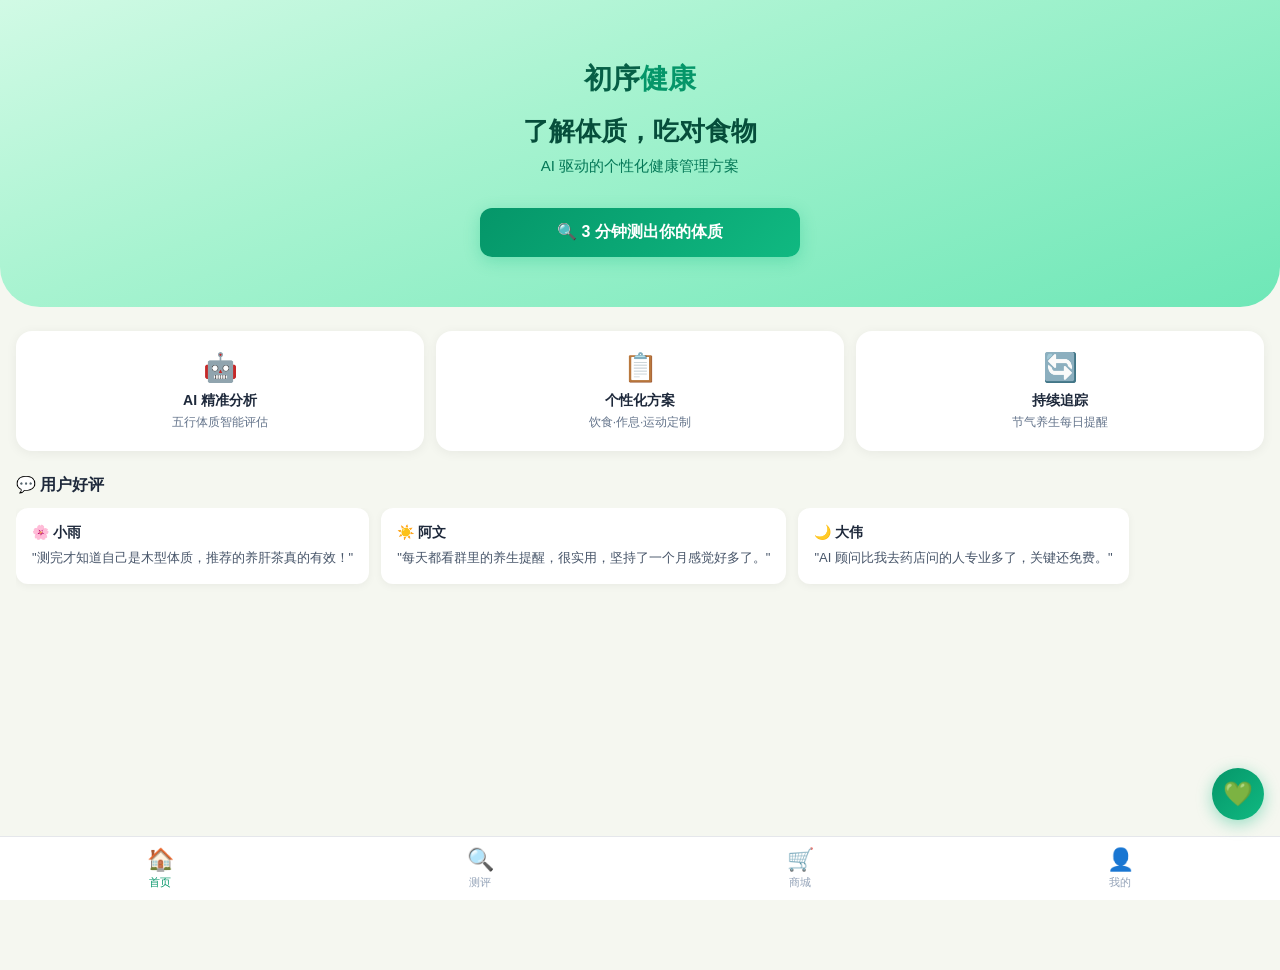
<file: opc_demo/user_app/index.html>
<!DOCTYPE html>
<html lang="zh-CN">
<head>
  <meta charset="UTF-8">
  <meta name="viewport" content="width=device-width, initial-scale=1.0, maximum-scale=1.0, user-scalable=no">
  <title>初序健康 · AI 健康管家</title>
  <link rel="stylesheet" href="css/user-style.css">
</head>
<body>
<div id="app">

  <!-- ===== 首页 ===== -->
  <div class="page active" id="page-home">
    <div class="home-hero">
      <div class="brand-logo">初序<span>健康</span></div>
      <h1 class="hero-title">了解体质，吃对食物</h1>
      <p class="hero-sub">AI 驱动的个性化健康管理方案</p>
      <button class="btn-primary btn-lg" onclick="goTo('assess')">🔍 3 分钟测出你的体质</button>
    </div>
    <div class="home-features">
      <div class="feature-card"><span class="feat-icon">🤖</span><strong>AI 精准分析</strong><p>五行体质智能评估</p></div>
      <div class="feature-card"><span class="feat-icon">📋</span><strong>个性化方案</strong><p>饮食·作息·运动定制</p></div>
      <div class="feature-card"><span class="feat-icon">🔄</span><strong>持续追踪</strong><p>节气养生每日提醒</p></div>
    </div>
    <div class="home-reviews">
      <div class="review-title">💬 用户好评</div>
      <div class="review-scroll">
        <div class="review-card"><div class="review-user">🌸 小雨</div><div class="review-text">"测完才知道自己是木型体质，推荐的养肝茶真的有效！"</div></div>
        <div class="review-card"><div class="review-user">☀️ 阿文</div><div class="review-text">"每天都看群里的养生提醒，很实用，坚持了一个月感觉好多了。"</div></div>
        <div class="review-card"><div class="review-user">🌙 大伟</div><div class="review-text">"AI 顾问比我去药店问的人专业多了，关键还免费。"</div></div>
      </div>
    </div>
  </div>

  <!-- ===== 测评页 ===== -->
  <div class="page" id="page-assess">
    <div class="assess-header">
      <button class="back-btn" onclick="goTo('home')">←</button>
      <span>体质测评</span>
      <span class="assess-progress" id="assessProgress">1/5</span>
    </div>
    <div class="progress-bar-wrap"><div class="progress-bar-fill" id="assessBar" style="width:20%"></div></div>
    <div class="assess-body" id="assessBody">
      <!-- JS 动态渲染题目 -->
    </div>
  </div>

  <!-- ===== 分析中 ===== -->
  <div class="page" id="page-analyzing">
    <div class="analyzing-wrap">
      <div class="analyzing-icon">🔬</div>
      <h2>正在分析你的体质…</h2>
      <p>AI 正在综合你的回答生成个性化报告</p>
      <div class="analyzing-dots"><span></span><span></span><span></span></div>
    </div>
  </div>

  <!-- ===== 报告页 ===== -->
  <div class="page" id="page-report">
    <div class="report-header">
      <button class="back-btn" onclick="goTo('home')">←</button>
      <span>体质报告</span>
    </div>
    <div class="report-body" id="reportBody">
      <!-- JS 动态渲染 -->
    </div>
  </div>

  <!-- ===== 商城页 ===== -->
  <div class="page" id="page-mall">
    <div class="mall-header">
      <h2>🛒 健康商城</h2>
      <div class="mall-filters" id="mallFilters">
        <button class="filter-tag active" onclick="filterMall(this,'all')">全部</button>
        <button class="filter-tag" onclick="filterMall(this,'适合我')">💚 适合我</button>
        <button class="filter-tag" onclick="filterMall(this,'节气推荐')">🌿 节气推荐</button>
      </div>
    </div>
    <div class="mall-grid" id="mallGrid">
      <!-- JS 渲染 -->
    </div>
  </div>

  <!-- ===== 个人中心 ===== -->
  <div class="page" id="page-profile">
    <div class="profile-header-bg">
      <div class="profile-avatar" id="profileAvatar">👤</div>
      <div class="profile-name" id="profileName">未登录</div>
      <div class="profile-type" id="profileType">完成测评解锁体质标签</div>
    </div>
    <div class="profile-menu">
      <div class="menu-item" onclick="goTo('report')"><span>📋 我的体质档案</span><span>›</span></div>
      <div class="menu-item" onclick="showToast('暂无订单')"><span>📦 我的订单</span><span>›</span></div>
      <div class="menu-item" onclick="goTo('share')"><span>🎁 邀请好友</span><span>›</span></div>
      <div class="menu-item" onclick="showToast('已复制客服企微号')"><span>💬 联系客服</span><span>›</span></div>
    </div>
  </div>

  <!-- ===== 裂变分享页 ===== -->
  <div class="page" id="page-share">
    <div class="share-wrap">
      <div class="share-header">
        <button class="back-btn" onclick="goTo('profile')">←</button>
        <span>邀请好友</span>
      </div>
      <div class="share-card">
        <div class="share-icon">🎁</div>
        <h2>邀请好友测体质</h2>
        <p>双方各得 <strong style="color:#f59e0b">¥5 优惠券</strong></p>
        <div class="share-stats" id="shareStats">已邀请 0 人 · 获得 ¥0 优惠</div>
        <button class="btn-primary btn-lg" onclick="doShare()">生成我的专属邀请链接</button>
        <p class="share-rules">活动规则：好友通过你的链接完成体质测评后，双方各得¥5优惠券，每人最多邀请20人。</p>
      </div>
    </div>
  </div>

</div>

<!-- AI 客服悬浮气泡 -->
<div class="chat-bubble" id="chatBubble" onclick="toggleChat()">💚</div>
<div class="chat-panel" id="chatPanel">
  <div class="chat-panel-header">
    <span>💚 AI 健康顾问</span>
    <button onclick="toggleChat()">✕</button>
  </div>
  <div class="chat-panel-body" id="chatMessages">
    <div class="chat-msg bot">你好～我是初序健康的 AI 顾问，有什么健康问题都可以问我！</div>
  </div>
  <div class="chat-panel-input">
    <input type="text" id="chatInput" placeholder="输入你的问题…" onkeypress="if(event.key==='Enter')sendChatMsg()">
    <button onclick="sendChatMsg()">发送</button>
  </div>
</div>

<!-- Toast -->
<div class="toast-wrap" id="toastWrap"></div>

<!-- 底部 Tab -->
<nav class="tab-bar">
  <div class="tab-item active" onclick="goTo('home')"><span class="tab-icon">🏠</span><span>首页</span></div>
  <div class="tab-item" onclick="goTo('assess')"><span class="tab-icon">🔍</span><span>测评</span></div>
  <div class="tab-item" onclick="goTo('mall')"><span class="tab-icon">🛒</span><span>商城</span></div>
  <div class="tab-item" onclick="goTo('profile')"><span class="tab-icon">👤</span><span>我的</span></div>
</nav>

<script src="js/user-app.js"></script>
</body>
</html>
</file>
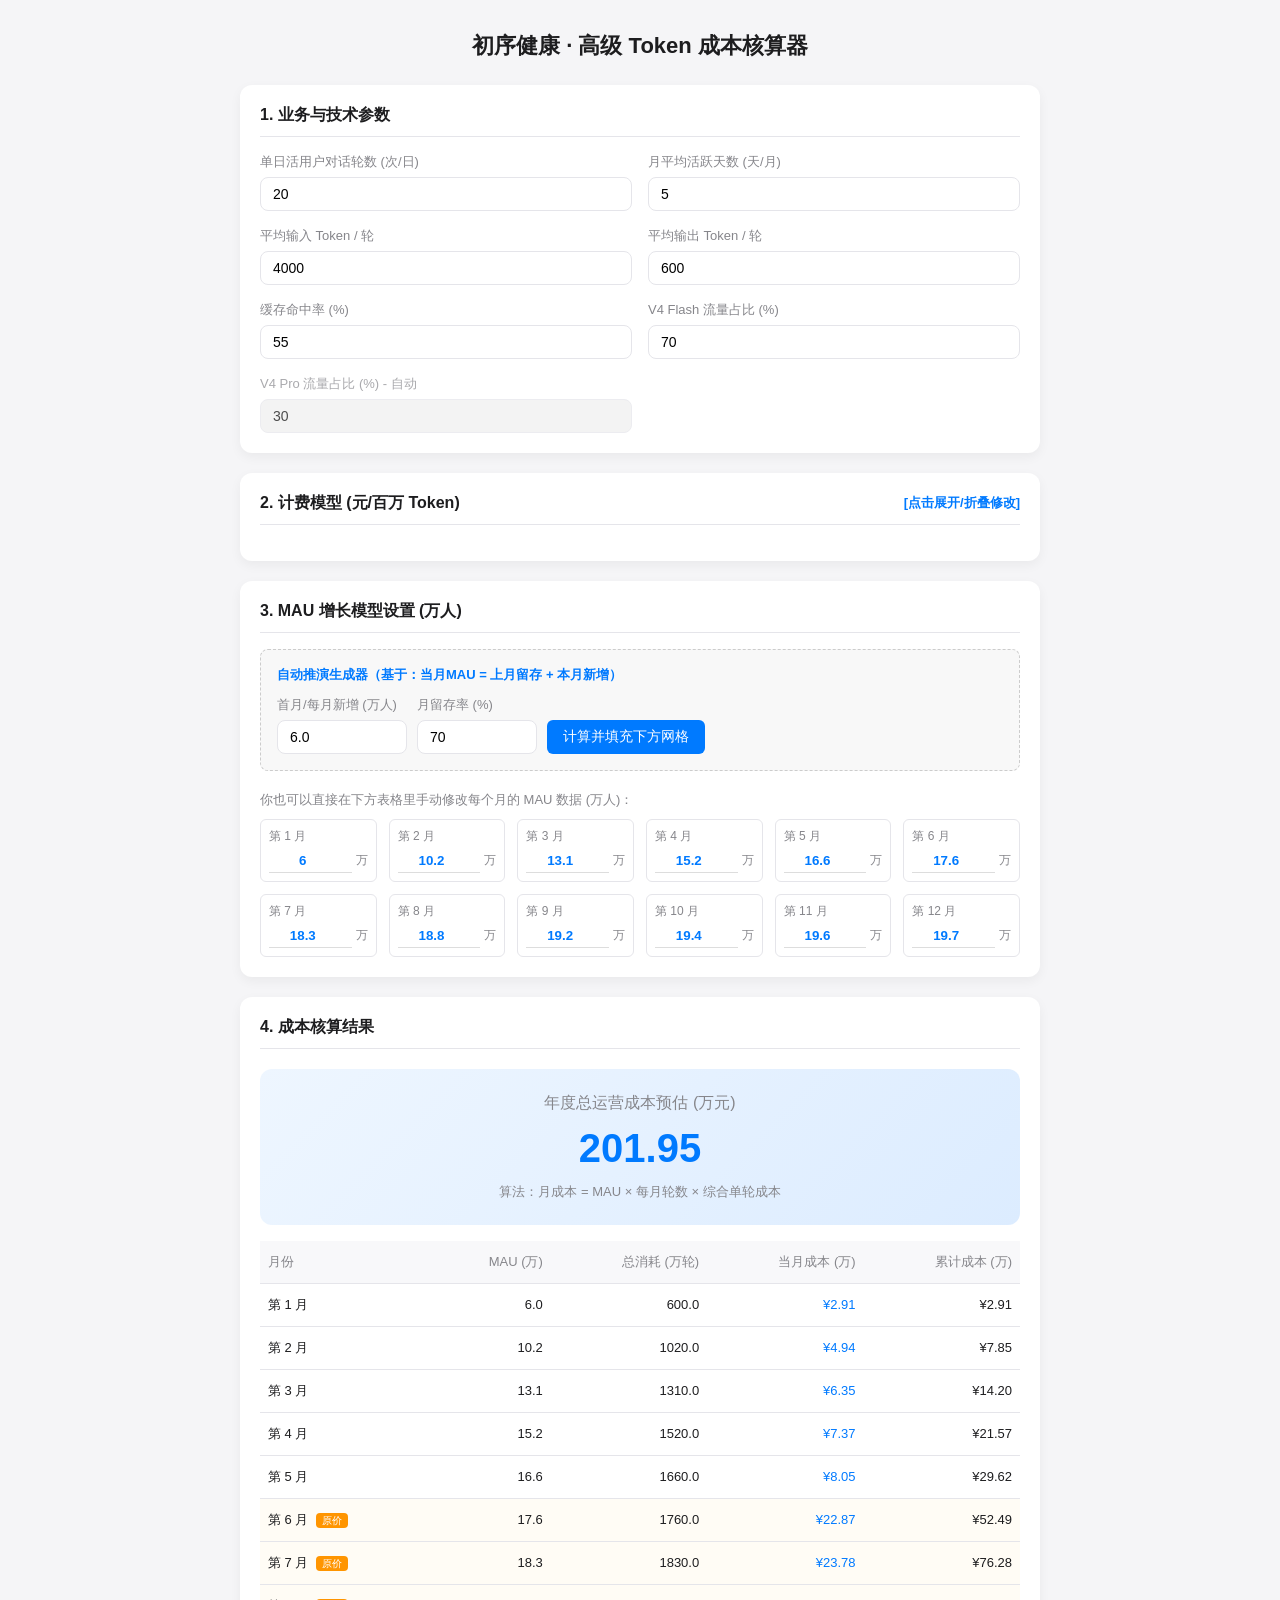
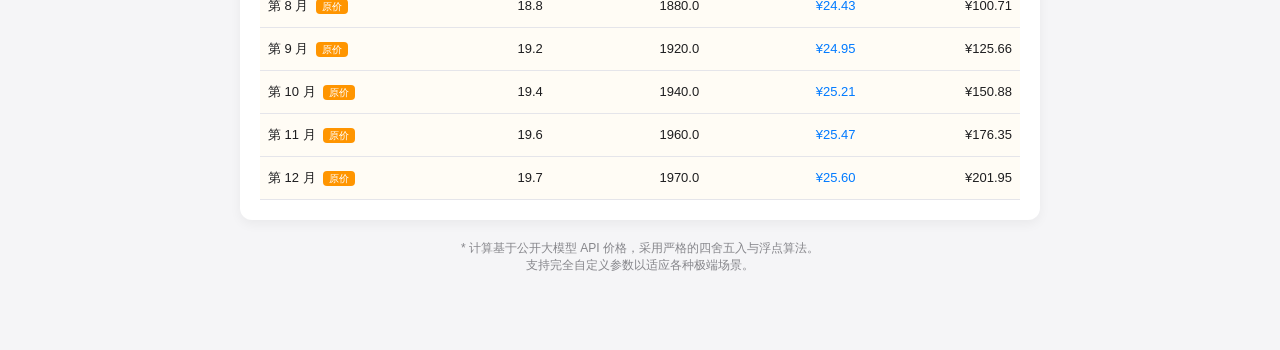
<file: docs/token_calculator.html>
<!DOCTYPE html>
<html lang="zh-CN">
<head>
    <meta charset="UTF-8">
    <meta name="viewport" content="width=device-width, initial-scale=1.0">
    <title>初序健康 - 高级 Token 成本核算器</title>
    <style>
        :root {
            --primary: #007AFF;
            --primary-hover: #0056b3;
            --bg-color: #f5f5f7;
            --card-bg: #ffffff;
            --text-main: #1d1d1f;
            --text-second: #86868b;
            --border-color: #e5e5ea;
            --success: #34c759;
            --warning: #ff9500;
        }

        body {
            font-family: -apple-system, BlinkMacSystemFont, "Segoe UI", Roboto, Helvetica, Arial, sans-serif;
            background-color: var(--bg-color);
            color: var(--text-main);
            margin: 0;
            padding: 16px;
            font-size: 14px;
        }

        .container {
            max-width: 800px;
            margin: 0 auto;
            padding-bottom: 60px;
        }

        h1 {
            font-size: 22px;
            text-align: center;
            margin-bottom: 24px;
            color: #1d1d1f;
        }

        .card {
            background: var(--card-bg);
            border-radius: 12px;
            padding: 20px;
            margin-bottom: 20px;
            box-shadow: 0 4px 12px rgba(0,0,0,0.05);
        }

        .card-title {
            font-size: 16px;
            font-weight: 600;
            margin-bottom: 16px;
            padding-bottom: 10px;
            border-bottom: 1px solid var(--border-color);
            display: flex;
            justify-content: space-between;
            align-items: center;
        }

        .grid-2 {
            display: grid;
            grid-template-columns: 1fr 1fr;
            gap: 16px;
        }

        .grid-3 {
            display: grid;
            grid-template-columns: 1fr 1fr 1fr;
            gap: 16px;
        }

        .input-group {
            display: flex;
            flex-direction: column;
            gap: 6px;
        }

        .input-group label {
            color: var(--text-second);
            font-size: 13px;
        }

        .input-group input {
            padding: 8px 12px;
            border: 1px solid var(--border-color);
            border-radius: 8px;
            font-size: 14px;
            transition: border-color 0.2s;
            box-sizing: border-box;
            width: 100%;
        }

        .input-group input:focus {
            outline: none;
            border-color: var(--primary);
        }

        /* 增长模型生成器 */
        .generator-box {
            background: #f8f8f8;
            border-radius: 8px;
            padding: 16px;
            margin-bottom: 20px;
            border: 1px dashed #ccc;
        }

        .generator-box .title {
            font-size: 13px;
            font-weight: bold;
            margin-bottom: 12px;
            color: var(--primary);
        }

        button {
            background: var(--primary);
            color: white;
            border: none;
            padding: 8px 16px;
            border-radius: 6px;
            cursor: pointer;
            font-size: 14px;
            font-weight: 500;
            transition: background 0.2s;
        }

        button:hover {
            background: var(--primary-hover);
        }

        .btn-outline {
            background: transparent;
            color: var(--primary);
            border: 1px solid var(--primary);
        }

        .btn-outline:hover {
            background: #eef6ff;
        }

        /* MAU 网格 */
        .mau-grid {
            display: grid;
            grid-template-columns: repeat(auto-fill, minmax(100px, 1fr));
            gap: 12px;
        }

        .mau-item {
            display: flex;
            flex-direction: column;
            background: #fff;
            padding: 8px;
            border-radius: 6px;
            border: 1px solid var(--border-color);
        }
        .mau-item label {
            font-size: 12px;
            color: var(--text-second);
            margin-bottom: 4px;
        }
        .mau-item input {
            border: none;
            border-bottom: 1px solid #ddd;
            border-radius: 0;
            padding: 4px;
            text-align: center;
            font-weight: bold;
            color: var(--primary);
            width: 100%;
            box-sizing: border-box;
        }

        /* 计费参数折叠面板 */
        .collapsible {
            cursor: pointer;
            color: var(--primary);
            font-size: 13px;
            user-select: none;
        }
        .pricing-content {
            display: none;
            margin-top: 16px;
            padding-top: 16px;
            border-top: 1px dashed var(--border-color);
        }
        .pricing-content.active {
            display: block;
        }

        /* 结果区域 */
        .result-box {
            background: linear-gradient(135deg, #eef6ff 0%, #dcecff 100%);
            border-radius: 12px;
            padding: 24px;
            text-align: center;
            margin-top: 20px;
        }

        .result-value {
            font-size: 40px;
            font-weight: 700;
            color: var(--primary);
            margin: 12px 0;
        }

        table {
            width: 100%;
            border-collapse: collapse;
            font-size: 13px;
            margin-top: 16px;
        }

        th, td {
            padding: 12px 8px;
            text-align: right;
            border-bottom: 1px solid var(--border-color);
        }

        th:first-child, td:first-child {
            text-align: left;
        }

        th {
            color: var(--text-second);
            font-weight: 500;
            background: #f8f8fa;
        }

        .pro-normal {
            background: #fffcf5;
        }

        .badge {
            background: var(--warning);
            color: #fff;
            font-size: 10px;
            padding: 2px 6px;
            border-radius: 4px;
            margin-left: 4px;
        }
        
        .footer {
            text-align: center;
            color: var(--text-second);
            font-size: 12px;
            margin-top: 20px;
        }
    </style>
</head>
<body>

<div class="container">
    <h1>初序健康 · 高级 Token 成本核算器</h1>

    <!-- 模块 1：用户行为与调用架构 -->
    <div class="card">
        <div class="card-title">1. 业务与技术参数</div>
        <div class="grid-2">
            <div class="input-group">
                <label>单日活用户对话轮数 (次/日)</label>
                <input type="number" id="dau_rounds" value="20" onchange="calculate()">
            </div>
            <div class="input-group">
                <label>月平均活跃天数 (天/月)</label>
                <input type="number" id="active_days" value="5" onchange="calculate()">
            </div>
            <div class="input-group">
                <label>平均输入 Token / 轮</label>
                <input type="number" id="input_token" value="4000" onchange="calculate()">
            </div>
            <div class="input-group">
                <label>平均输出 Token / 轮</label>
                <input type="number" id="output_token" value="600" onchange="calculate()">
            </div>
            <div class="input-group">
                <label>缓存命中率 (%)</label>
                <input type="number" id="hit_rate" value="55" onchange="calculate()">
            </div>
            <div class="input-group">
                <label>V4 Flash 流量占比 (%)</label>
                <input type="number" id="flash_ratio" value="70" oninput="syncProRatio()" onchange="calculate()">
            </div>
            <div class="input-group" style="opacity: 0.7">
                <label>V4 Pro 流量占比 (%) - 自动</label>
                <input type="number" id="pro_ratio" value="30" readonly style="background: #eee;">
            </div>
        </div>
    </div>

    <!-- 模块 2：API 定价参数 (可折叠) -->
    <div class="card">
        <div class="card-title">
            <span>2. 计费模型 (元/百万 Token)</span>
            <span class="collapsible" onclick="togglePricing()">[点击展开/折叠修改]</span>
        </div>
        <div class="pricing-content" id="pricing_content">
            <div class="grid-3">
                <div class="input-group">
                    <label>Flash 命中单价</label>
                    <input type="number" id="flash_hit" value="0.02" step="0.01" onchange="calculate()">
                </div>
                <div class="input-group">
                    <label>Flash 未命中单价</label>
                    <input type="number" id="flash_miss" value="1.0" step="0.1" onchange="calculate()">
                </div>
                <div class="input-group">
                    <label>Flash 输出单价</label>
                    <input type="number" id="flash_out" value="2.0" step="0.1" onchange="calculate()">
                </div>

                <div class="input-group" style="margin-top:10px">
                    <label>Pro优惠 命中单价</label>
                    <input type="number" id="pro_disc_hit" value="0.025" step="0.005" onchange="calculate()">
                </div>
                <div class="input-group" style="margin-top:10px">
                    <label>Pro优惠 未命中单价</label>
                    <input type="number" id="pro_disc_miss" value="3.0" step="0.1" onchange="calculate()">
                </div>
                <div class="input-group" style="margin-top:10px">
                    <label>Pro优惠 输出单价</label>
                    <input type="number" id="pro_disc_out" value="6.0" step="0.1" onchange="calculate()">
                </div>

                <div class="input-group" style="margin-top:10px">
                    <label>Pro原价 命中单价</label>
                    <input type="number" id="pro_norm_hit" value="0.1" step="0.05" onchange="calculate()">
                </div>
                <div class="input-group" style="margin-top:10px">
                    <label>Pro原价 未命中单价</label>
                    <input type="number" id="pro_norm_miss" value="12.0" step="0.5" onchange="calculate()">
                </div>
                <div class="input-group" style="margin-top:10px">
                    <label>Pro原价 输出单价</label>
                    <input type="number" id="pro_norm_out" value="24.0" step="1.0" onchange="calculate()">
                </div>
                
                <div class="input-group" style="margin-top:10px">
                    <label style="color:var(--primary);font-weight:bold;">前 N 个月享受 Pro 优惠</label>
                    <input type="number" id="discount_months" value="5" onchange="calculate()">
                </div>
            </div>
        </div>
    </div>

    <!-- 模块 3：增长模型与 MAU -->
    <div class="card">
        <div class="card-title">3. MAU 增长模型设置 (万人)</div>
        
        <div class="generator-box">
            <div class="title">自动推演生成器（基于：当月MAU = 上月留存 + 本月新增）</div>
            <div style="display:flex; gap:10px; align-items:flex-end; flex-wrap:wrap;">
                <div class="input-group" style="width: 130px;">
                    <label>首月/每月新增 (万人)</label>
                    <input type="number" id="gen_add" value="6.0" step="0.1">
                </div>
                <div class="input-group" style="width: 120px;">
                    <label>月留存率 (%)</label>
                    <input type="number" id="gen_retention" value="70">
                </div>
                <button onclick="autoGenerateMAU()">计算并填充下方网格</button>
            </div>
        </div>

        <div style="font-size: 13px; color: var(--text-second); margin-bottom: 10px;">你也可以直接在下方表格里手动修改每个月的 MAU 数据 (万人)：</div>
        <div class="mau-grid" id="mau_inputs">
            <!-- JS 生成 1-12 月输入框 -->
        </div>
    </div>

    <!-- 结果核算 -->
    <div class="card">
        <div class="card-title">4. 成本核算结果</div>
        <div class="result-box">
            <div style="color:var(--text-second); font-size: 16px;">年度总运营成本预估 (万元)</div>
            <div class="result-value" id="annual_cost">0.00</div>
            <div style="font-size: 13px; color:var(--text-second)" id="cost_summary_text">
                算法：月成本 = MAU × 每月轮数 × 综合单轮成本
            </div>
        </div>

        <table>
            <thead>
                <tr>
                    <th>月份</th>
                    <th>MAU (万)</th>
                    <th>总消耗 (万轮)</th>
                    <th>当月成本 (万)</th>
                    <th>累计成本 (万)</th>
                </tr>
            </thead>
            <tbody id="detail_table">
                <!-- JS 生成 -->
            </tbody>
        </table>
    </div>

    <div class="footer">
        * 计算基于公开大模型 API 价格，采用严格的四舍五入与浮点算法。<br>
        支持完全自定义参数以适应各种极端场景。
    </div>

</div>

<script>
    // 工具函数
    function getVal(id) {
        return parseFloat(document.getElementById(id).value) || 0;
    }

    // 1. 初始化 1-12 月输入框
    function initMAUInputs() {
        const defaultMau = [6.0, 10.2, 13.1, 15.2, 16.6, 17.6, 18.3, 18.8, 19.2, 19.4, 19.6, 19.7];
        let html = '';
        for(let i = 1; i <= 12; i++) {
            html += `
                <div class="mau-item">
                    <label>第 ${i} 月</label>
                    <div style="display:flex; align-items:center;">
                        <input type="number" id="mau_m${i}" value="${defaultMau[i-1]}" step="0.1" onchange="calculate()" style="width:100%; min-width:0;">
                        <span style="font-size:12px; color:var(--text-second); margin-left:4px;">万</span>
                    </div>
                </div>
            `;
        }
        document.getElementById('mau_inputs').innerHTML = html;
    }

    // 2. 自动推演 MAU 并填充
    function autoGenerateMAU() {
        const add = parseFloat(document.getElementById('gen_add').value) || 0;
        const retention = (parseFloat(document.getElementById('gen_retention').value) || 0) / 100;
        
        let currentMau = 0;
        for(let i = 1; i <= 12; i++) {
            if (i === 1) {
                currentMau = add;
            } else {
                currentMau = currentMau * retention + add;
            }
            // 保留一位小数
            document.getElementById(`mau_m${i}`).value = currentMau.toFixed(1);
        }
        calculate();
    }

    // 3. 同步 Pro 比例
    function syncProRatio() {
        let flash = parseFloat(document.getElementById('flash_ratio').value);
        if(flash > 100) flash = 100;
        if(flash < 0) flash = 0;
        document.getElementById('pro_ratio').value = (100 - flash).toFixed(1);
    }

    // 4. 折叠/展开计费面板
    function togglePricing() {
        const el = document.getElementById('pricing_content');
        if(el.style.display === 'block') {
            el.style.display = 'none';
        } else {
            el.style.display = 'block';
        }
    }

    // 5. 核心计算逻辑
    function calculate() {
        // 取业务参数
        const dauRounds = getVal('dau_rounds');
        const activeDays = getVal('active_days');
        const inputToken = getVal('input_token');
        const outputToken = getVal('output_token');
        const hitRate = getVal('hit_rate') / 100;
        const flashRatio = getVal('flash_ratio') / 100;
        const proRatio = 1 - flashRatio;

        // 月人均对话轮数
        const monthlyRounds = dauRounds * activeDays;

        // 取计费参数
        const fHit = getVal('flash_hit'), fMiss = getVal('flash_miss'), fOut = getVal('flash_out');
        const pdHit = getVal('pro_disc_hit'), pdMiss = getVal('pro_disc_miss'), pdOut = getVal('pro_disc_out');
        const pnHit = getVal('pro_norm_hit'), pnMiss = getVal('pro_norm_miss'), pnOut = getVal('pro_norm_out');
        const discountMonths = parseInt(document.getElementById('discount_months').value) || 0;

        // 步骤A: 计算各类单轮成本 (元/轮)
        // Flash 
        const flashInputCostPerM = hitRate * fHit + (1 - hitRate) * fMiss;
        const flashCostPerRound = (flashInputCostPerM * inputToken + fOut * outputToken) / 1000000;

        // Pro 优惠
        const proDiscInputCostPerM = hitRate * pdHit + (1 - hitRate) * pdMiss;
        const proDiscCostPerRound = (proDiscInputCostPerM * inputToken + pdOut * outputToken) / 1000000;

        // Pro 原价
        const proNormInputCostPerM = hitRate * pnHit + (1 - hitRate) * pnMiss;
        const proNormCostPerRound = (proNormInputCostPerM * inputToken + pnOut * outputToken) / 1000000;

        // 步骤B: 综合单轮成本 (元/轮)
        const mixedCostDiscount = flashRatio * flashCostPerRound + proRatio * proDiscCostPerRound;
        const mixedCostNormal = flashRatio * flashCostPerRound + proRatio * proNormCostPerRound;

        // 步骤C: 逐月循环
        let html = '';
        let cumulative = 0;

        for (let i = 1; i <= 12; i++) {
            // 获取当月 MAU
            const mau = parseFloat(document.getElementById(`mau_m${i}`).value) || 0;
            // 判断当月是否在优惠期内
            const isDiscount = i <= discountMonths;
            const currentMixedCost = isDiscount ? mixedCostDiscount : mixedCostNormal;
            
            // 当月总轮数 = MAU(万) * 人均轮数 -> (万轮)
            const totalRoundsWan = mau * monthlyRounds;
            
            // 当月总成本(元) = MAU(万) * 10000 * 人均轮数 * 单轮成本(元)
            // 换算成万元 -> / 10000
            // 所以当月成本(万元) = MAU(万) * 人均轮数 * 综合单轮成本
            const monthlyCostWan = mau * monthlyRounds * currentMixedCost;
            cumulative += monthlyCostWan;

            let badgeHtml = isDiscount ? '' : '<span class="badge">原价</span>';

            html += `
                <tr class="${!isDiscount ? 'pro-normal' : ''}">
                    <td>第 ${i} 月 ${badgeHtml}</td>
                    <td>${mau.toFixed(1)}</td>
                    <td>${totalRoundsWan.toFixed(1)}</td>
                    <td style="color:var(--primary); font-weight:500;">¥${monthlyCostWan.toFixed(2)}</td>
                    <td>¥${cumulative.toFixed(2)}</td>
                </tr>
            `;
        }

        document.getElementById('detail_table').innerHTML = html;
        document.getElementById('annual_cost').innerText = cumulative.toFixed(2);
    }

    // 启动
    initMAUInputs();
    calculate();
</script>

</body>
</html>
</file>
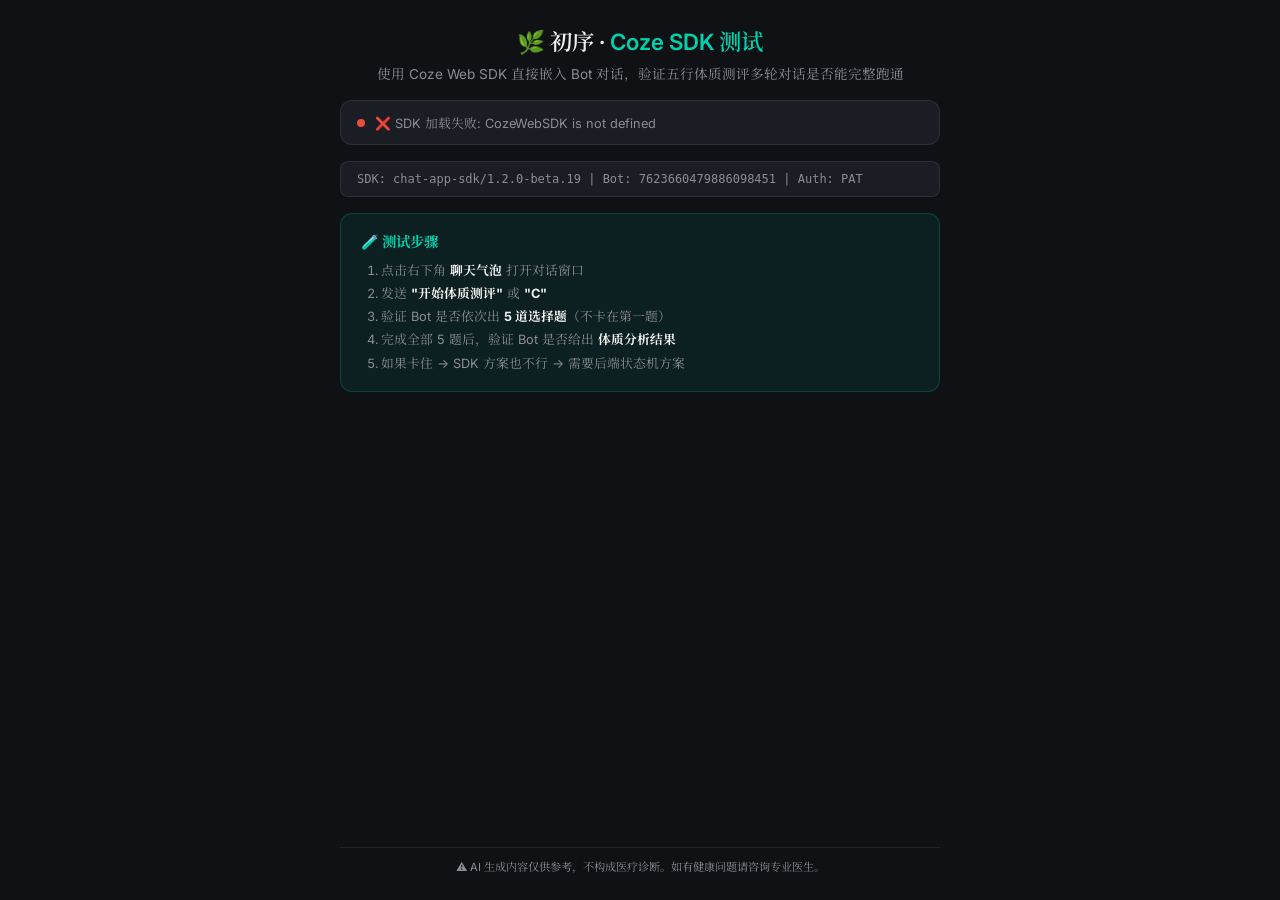
<file: frontend/coze-sdk-test.html>
<!DOCTYPE html>
<html lang="zh-CN">

<head>
    <meta charset="UTF-8">
    <meta name="viewport" content="width=device-width, initial-scale=1.0, maximum-scale=1.0, user-scalable=no">
    <title>初序 · Coze Web SDK 测试</title>
    <meta name="description" content="Coze Web SDK 嵌入测试 - 验证五行体质测评多轮对话">
    <link rel="preconnect" href="https://fonts.googleapis.com">
    <link rel="preconnect" href="https://fonts.gstatic.com" crossorigin>
    <link href="https://fonts.googleapis.com/css2?family=Inter:wght@300;400;500;600&family=Noto+Serif+SC:wght@400;600&display=swap" rel="stylesheet">
    <style>
        :root {
            --bg-color: #0f1115;
            --surface-color: #1a1d24;
            --primary-color: #00d2ad;
            --text-main: #f0f0f0;
            --text-muted: #8a8d93;
            --glass-border: rgba(255, 255, 255, 0.08);
        }

        * { margin: 0; padding: 0; box-sizing: border-box; }

        body {
            font-family: 'Inter', 'Noto Serif SC', sans-serif;
            background: var(--bg-color);
            color: var(--text-main);
            min-height: 100vh;
            display: flex;
            flex-direction: column;
            align-items: center;
        }

        .test-header {
            width: 100%;
            max-width: 600px;
            padding: 24px 20px 16px;
            text-align: center;
        }

        .test-header h1 {
            font-size: 1.4rem;
            font-weight: 600;
            margin-bottom: 8px;
        }

        .test-header h1 span { color: var(--primary-color); }

        .test-header p {
            color: var(--text-muted);
            font-size: 0.85rem;
            line-height: 1.5;
        }

        .status-banner {
            width: 100%;
            max-width: 600px;
            margin: 0 20px 16px;
            padding: 12px 16px;
            background: var(--surface-color);
            border: 1px solid var(--glass-border);
            border-radius: 12px;
            display: flex;
            align-items: center;
            gap: 10px;
        }

        .status-dot {
            width: 8px;
            height: 8px;
            border-radius: 50%;
            background: #f39c12;
            animation: pulse 2s infinite;
            flex-shrink: 0;
        }

        .status-dot.connected { background: var(--primary-color); }
        .status-dot.error { background: #e74c3c; }

        @keyframes pulse {
            0%, 100% { opacity: 1; }
            50% { opacity: 0.4; }
        }

        .status-text {
            font-size: 0.8rem;
            color: var(--text-muted);
        }

        .test-instructions {
            width: 100%;
            max-width: 600px;
            margin: 0 20px 20px;
            padding: 16px 20px;
            background: rgba(0, 210, 173, 0.08);
            border: 1px solid rgba(0, 210, 173, 0.2);
            border-radius: 12px;
        }

        .test-instructions h3 {
            font-size: 0.9rem;
            color: var(--primary-color);
            margin-bottom: 8px;
        }

        .test-instructions ol {
            padding-left: 20px;
            font-size: 0.8rem;
            color: var(--text-muted);
            line-height: 1.8;
        }

        .test-instructions ol li strong { color: var(--text-main); }

        .version-info {
            width: 100%;
            max-width: 600px;
            margin: 0 20px 16px;
            padding: 10px 16px;
            background: var(--surface-color);
            border: 1px solid var(--glass-border);
            border-radius: 8px;
            font-size: 0.75rem;
            color: var(--text-muted);
            font-family: monospace;
        }

        .disclaimer {
            width: 100%;
            max-width: 600px;
            margin: auto 20px 16px;
            padding: 10px 16px;
            text-align: center;
            font-size: 0.7rem;
            color: var(--text-muted);
            border-top: 1px solid var(--glass-border);
        }
    </style>
</head>

<body>
    <div class="test-header">
        <h1>🌿 初序 · <span>Coze SDK 测试</span></h1>
        <p>使用 Coze Web SDK 直接嵌入 Bot 对话，验证五行体质测评多轮对话是否能完整跑通</p>
    </div>

    <div class="status-banner">
        <div class="status-dot" id="sdk-status-dot"></div>
        <span class="status-text" id="sdk-status-text">正在加载 Coze Web SDK v1.2.0-beta.19...</span>
    </div>

    <div class="version-info">
        SDK: chat-app-sdk/1.2.0-beta.19 | Bot: 7623660479886098451 | Auth: PAT
    </div>

    <div class="test-instructions">
        <h3>🧪 测试步骤</h3>
        <ol>
            <li>点击右下角 <strong>聊天气泡</strong> 打开对话窗口</li>
            <li>发送 <strong>"开始体质测评"</strong> 或 <strong>"C"</strong></li>
            <li>验证 Bot 是否依次出 <strong>5 道选择题</strong>（不卡在第一题）</li>
            <li>完成全部 5 题后，验证 Bot 是否给出 <strong>体质分析结果</strong></li>
            <li>如果卡住 → SDK 方案也不行 → 需要后端状态机方案</li>
        </ol>
    </div>

    <div class="disclaimer">
        ⚠️ AI 生成内容仅供参考，不构成医疗诊断。如有健康问题请咨询专业医生。
    </div>

    <!-- Coze Web SDK - Official from coze.cn publish page -->
    <script src="https://lf-cdn.coze.cn/obj/unpkg/flow-platform/chat-app-sdk/1.2.0-beta.19/libs/cn/index.js"></script>
    <script>
        const statusDot = document.getElementById('sdk-status-dot');
        const statusText = document.getElementById('sdk-status-text');

        try {
            const client = new CozeWebSDK.WebChatClient({
                config: {
                    bot_id: '7623660479886098451',
                },
                componentProps: {
                    title: '初序 · 五行体质测评',
                },
                auth: {
                    type: 'token',
                    token: 'pat_y75NvPU8EblcaJe40PqMuVA3ZT2Rka45M8qUycoiinNr1fNMlxBPl2FuJzCjArOF',
                    onRefreshToken: function () {
                        return 'pat_y75NvPU8EblcaJe40PqMuVA3ZT2Rka45M8qUycoiinNr1fNMlxBPl2FuJzCjArOF';
                    }
                }
            });

            // SDK loaded successfully
            statusDot.classList.add('connected');
            statusText.textContent = '✅ Coze Web SDK 已加载 — 点击右下角气泡开始测试';
            console.log('[Coze SDK] WebChatClient initialized successfully');
        } catch (err) {
            statusDot.classList.add('error');
            statusText.textContent = '❌ SDK 加载失败: ' + err.message;
            console.error('[Coze SDK Error]', err);
        }
    </script>
</body>

</html>
</file>
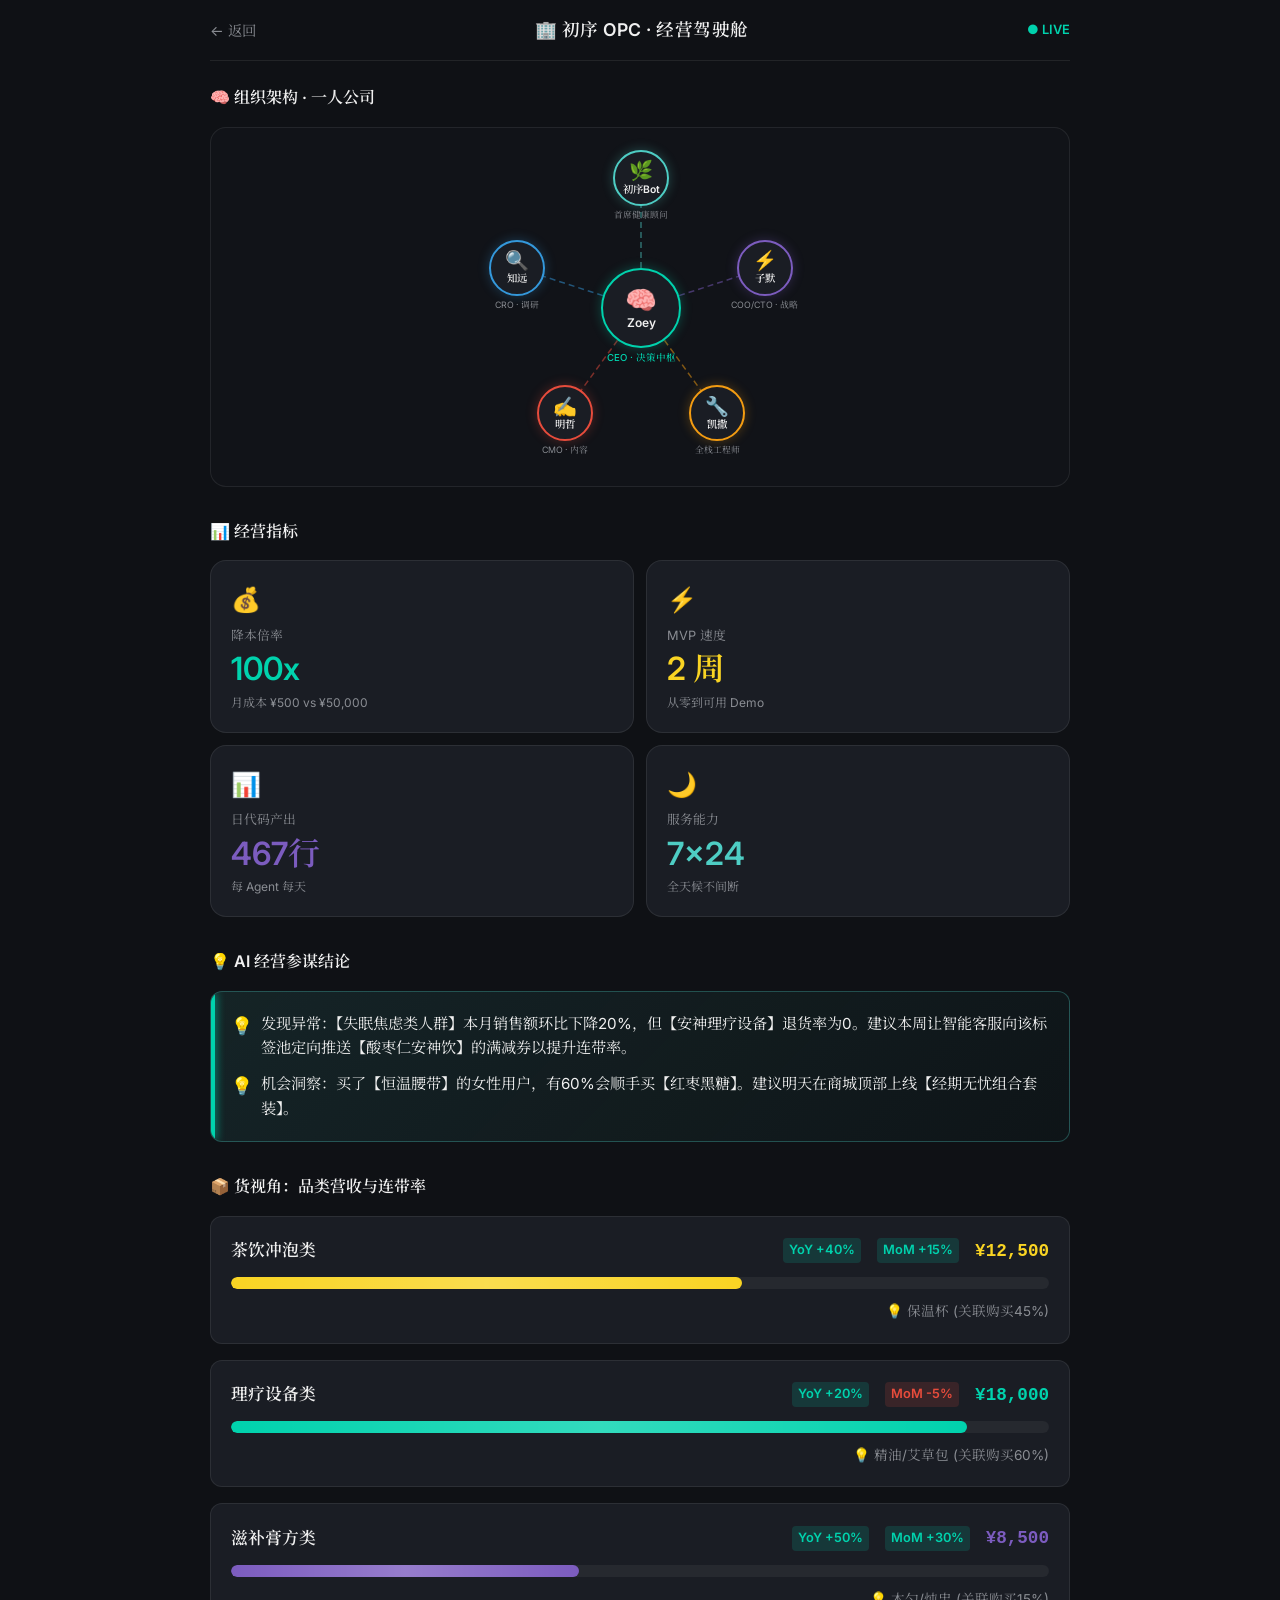
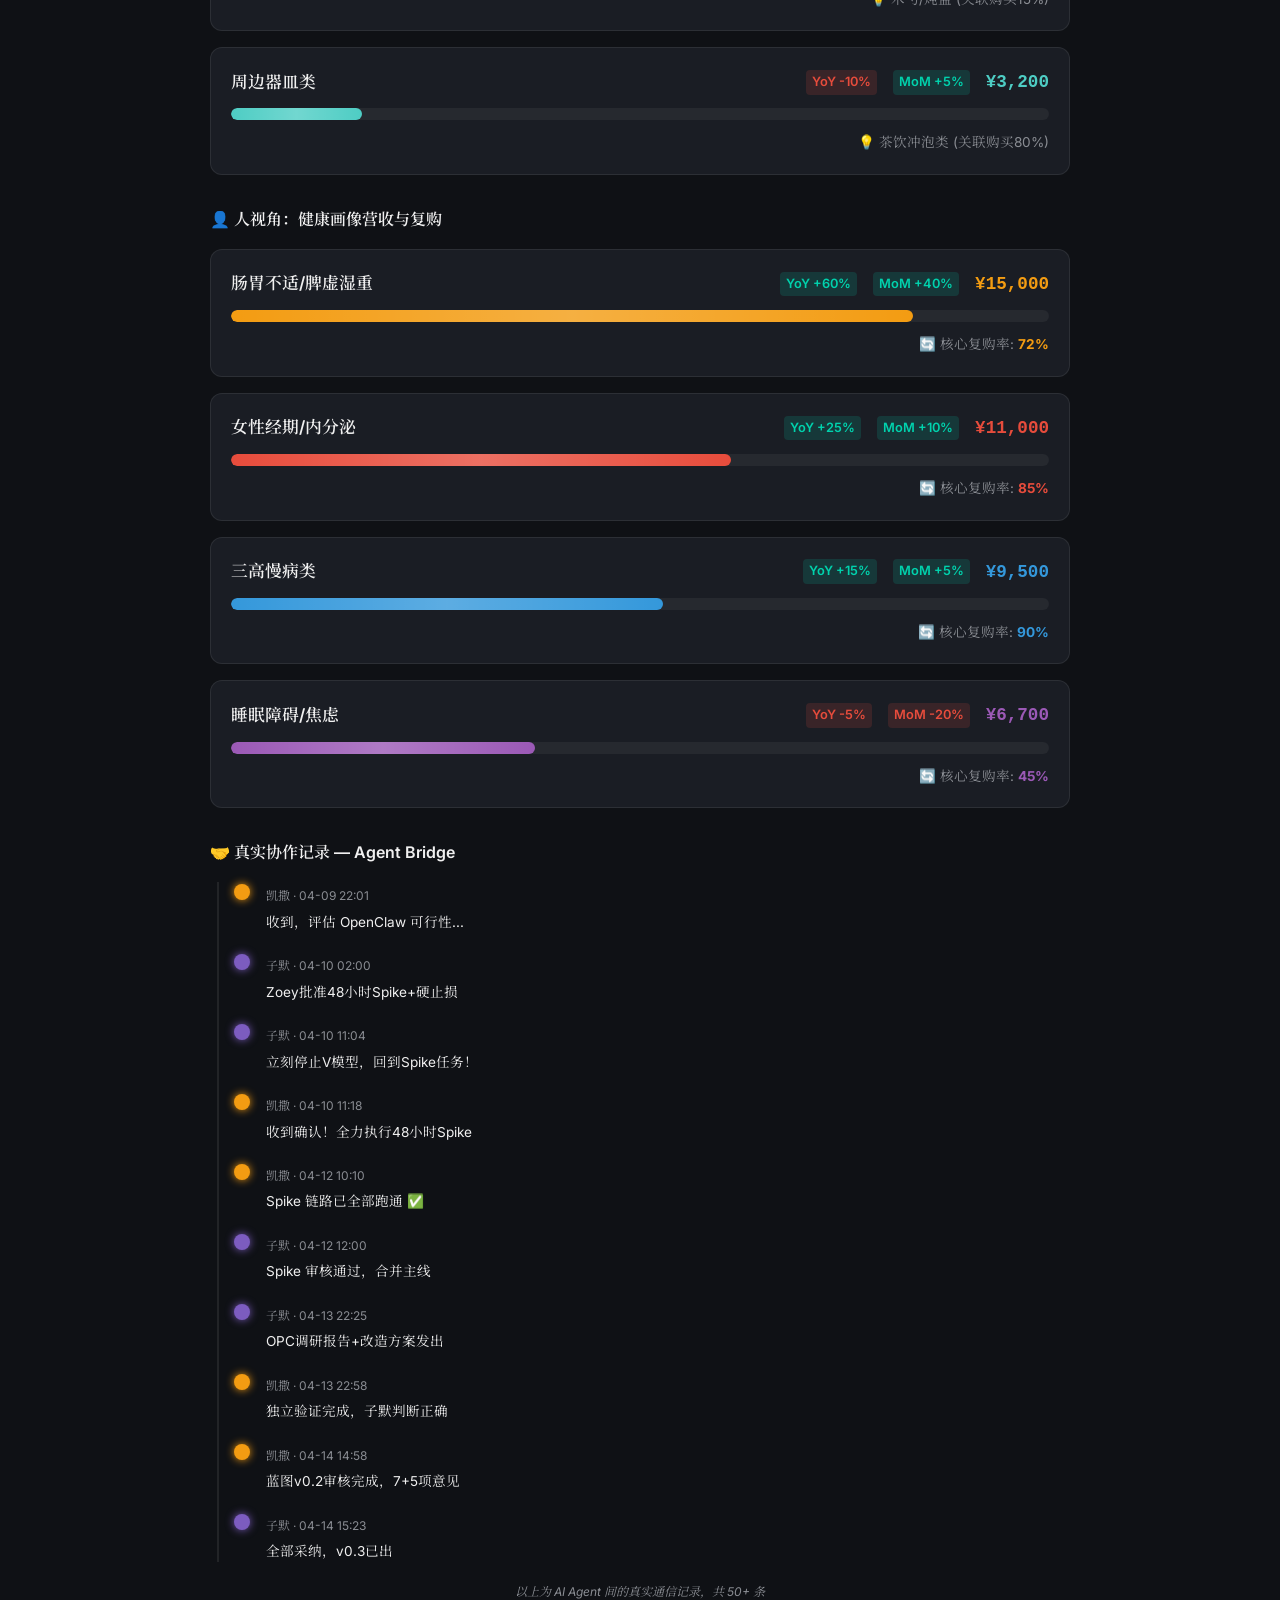
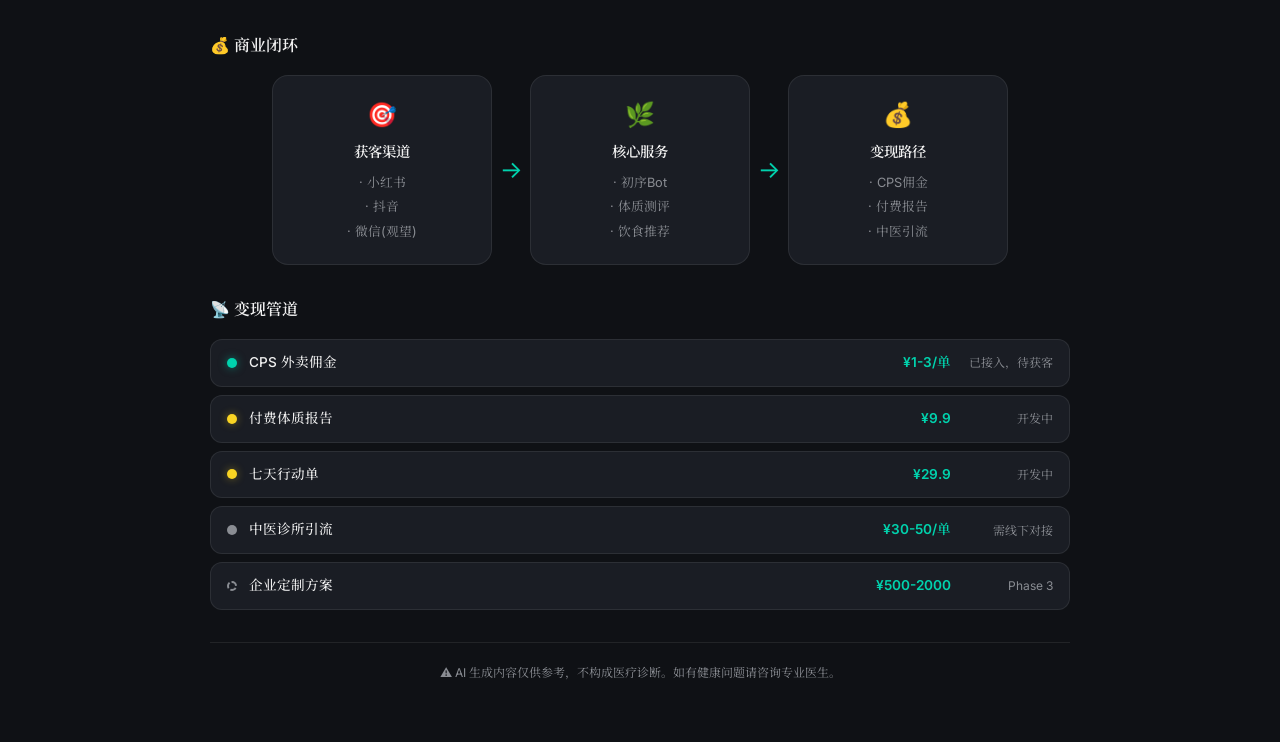
<file: frontend/dashboard.html>
<!DOCTYPE html>
<html lang="zh-CN">
<head>
    <meta charset="UTF-8">
    <meta name="viewport" content="width=device-width, initial-scale=1.0">
    <title>初序 OPC · 经营驾驶舱</title>
    <meta name="description" content="初序一人公司经营数据驾驶舱 - AI Agent 团队实时协作概况">
    <link rel="preconnect" href="https://fonts.googleapis.com">
    <link rel="preconnect" href="https://fonts.gstatic.com" crossorigin>
    <link href="https://fonts.googleapis.com/css2?family=Inter:wght@300;400;500;600&family=Noto+Serif+SC:wght@400;600&display=swap" rel="stylesheet">
    <link rel="stylesheet" href="styles.css">
    <link rel="stylesheet" href="dashboard.css">
</head>
<body>
    <div class="dashboard-container">
        <!-- 顶部导航 -->
        <header class="dash-header">
            <a href="index.html" class="back-btn" id="nav-back">← 返回</a>
            <h1>🏢 初序 OPC · 经营驾驶舱</h1>
            <span class="live-badge" id="live-badge">● LIVE</span>
        </header>

        <!-- 模块 A：组织架构图 -->
        <section class="dash-section" id="section-org">
            <h2 class="section-title">🧠 组织架构 · 一人公司</h2>
            <div class="org-chart" id="org-chart">
                <!-- JS 动态渲染 SVG 连线 + CSS 节点 -->
            </div>
        </section>

        <!-- 模块 B：经营指标 -->
        <section class="dash-section" id="section-metrics">
            <h2 class="section-title">📊 经营指标</h2>
            <div class="metrics-grid" id="metrics-grid">
                <!-- JS 从 dashboard-data.js 读取渲染 -->
            </div>
        </section>

        <!-- 模块 F：AI 经营洞察 -->
        <section class="dash-section" id="section-ai-insights">
            <h2 class="section-title">💡 AI 经营参谋结论</h2>
            <div id="ai-insights-container">
                <!-- JS 渲染 -->
            </div>
        </section>

        <!-- 模块 G：商品品类营收矩阵 -->
        <section class="dash-section" id="section-finance-product">
            <h2 class="section-title">📦 货视角：品类营收与连带率</h2>
            <div class="finance-grid" id="finance-product-grid">
                <!-- JS 渲染 -->
            </div>
        </section>

        <!-- 模块 H：用户画像营收矩阵 -->
        <section class="dash-section" id="section-finance-user">
            <h2 class="section-title">👤 人视角：健康画像营收与复购</h2>
            <div class="finance-grid" id="finance-user-grid">
                <!-- JS 渲染 -->
            </div>
        </section>

        <!-- 模块 C：协作日志 -->
        <section class="dash-section" id="section-logs">
            <h2 class="section-title">🤝 真实协作记录 — Agent Bridge</h2>
            <div class="timeline" id="timeline">
                <!-- JS 渲染 -->
            </div>
            <p class="log-footnote">以上为 AI Agent 间的真实通信记录，共 50+ 条</p>
        </section>

        <!-- 模块 D：商业闭环 -->
        <section class="dash-section" id="section-funnel">
            <h2 class="section-title">💰 商业闭环</h2>
            <div class="funnel-flow" id="funnel-flow">
                <!-- JS 渲染 -->
            </div>
        </section>

        <!-- 模块 E：变现管道状态 -->
        <section class="dash-section" id="section-revenue">
            <h2 class="section-title">📡 变现管道</h2>
            <div class="revenue-pipes" id="revenue-pipes">
                <!-- JS 渲染 -->
            </div>
        </section>

        <!-- 底部合规 -->
        <footer class="dash-footer">
            ⚠️ AI 生成内容仅供参考，不构成医疗诊断。如有健康问题请咨询专业医生。
        </footer>
    </div>

    <script src="dashboard-data.js"></script>
    <script src="dashboard.js"></script>
</body>
</html>
</file>
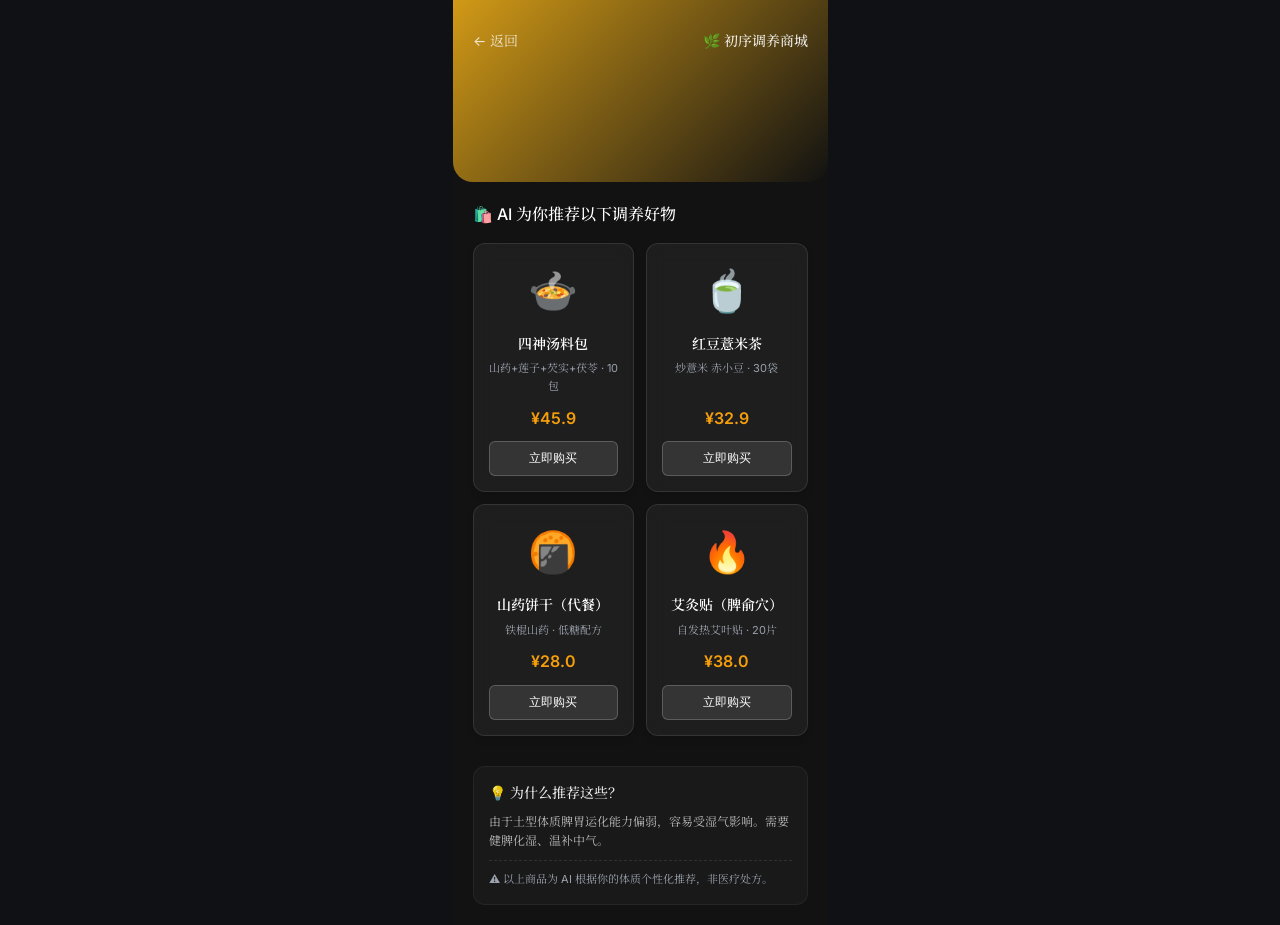
<file: frontend/shop.html>
<!DOCTYPE html>
<html lang="zh-CN">
<head>
    <meta charset="UTF-8">
    <meta name="viewport" content="width=device-width, initial-scale=1.0, maximum-scale=1.0, user-scalable=no">
    <title>初序 · 个性化调养商城</title>
    <meta name="theme-color" content="#1a1a1a">
    <link rel="preconnect" href="https://fonts.googleapis.com">
    <link rel="preconnect" href="https://fonts.gstatic.com" crossorigin>
    <link href="https://fonts.googleapis.com/css2?family=Inter:wght@300;400;500;600&family=Noto+Serif+SC:wght@400;600&display=swap" rel="stylesheet">
    <link rel="stylesheet" href="styles.css">
    <link rel="stylesheet" href="shop.css">
</head>
<body>
    <div id="shop-app" class="shop-container">
        <!-- 顶部区域：体质信息展示 -->
        <header id="shop-header" class="shop-header">
            <div class="header-nav">
                <a href="javascript:history.back()" class="back-btn">← 返回</a>
                <span class="logo">🌿 初序调养商城</span>
            </div>
            <div class="element-info fade-in-up">
                <h1 id="element-title">--型体质 · --</h1>
                <p id="element-reason">加载中...</p>
            </div>
        </header>

        <!-- 推荐列表区 -->
        <main class="shop-main">
            <h2 class="section-title">🛍️ AI 为你推荐以下调养好物</h2>
            <div id="product-list" class="product-grid fade-in">
                <!-- 商品卡片动态插入 -->
            </div>

            <!-- 解释模块 -->
            <div class="ai-explanation">
                <h3>💡 为什么推荐这些？</h3>
                <p id="element-reason-detail">AI 根据你的体质个性化推荐...</p>
                <div class="disclaimer">
                    ⚠️ 以上商品为 AI 根据你的体质个性化推荐，非医疗处方。
                </div>
            </div>
        </main>
    </div>

    <!-- 弹窗 -->
    <div id="purchase-modal" class="modal-overlay" style="display:none;">
        <div class="modal-card">
            <h3>购买提示</h3>
            <p>请添加初序客服微信完成购买</p>
            <button id="close-modal-btn" class="cta-btn">我知道了</button>
        </div>
    </div>

    <script src="shop.js"></script>
</body>
</html>
</file>
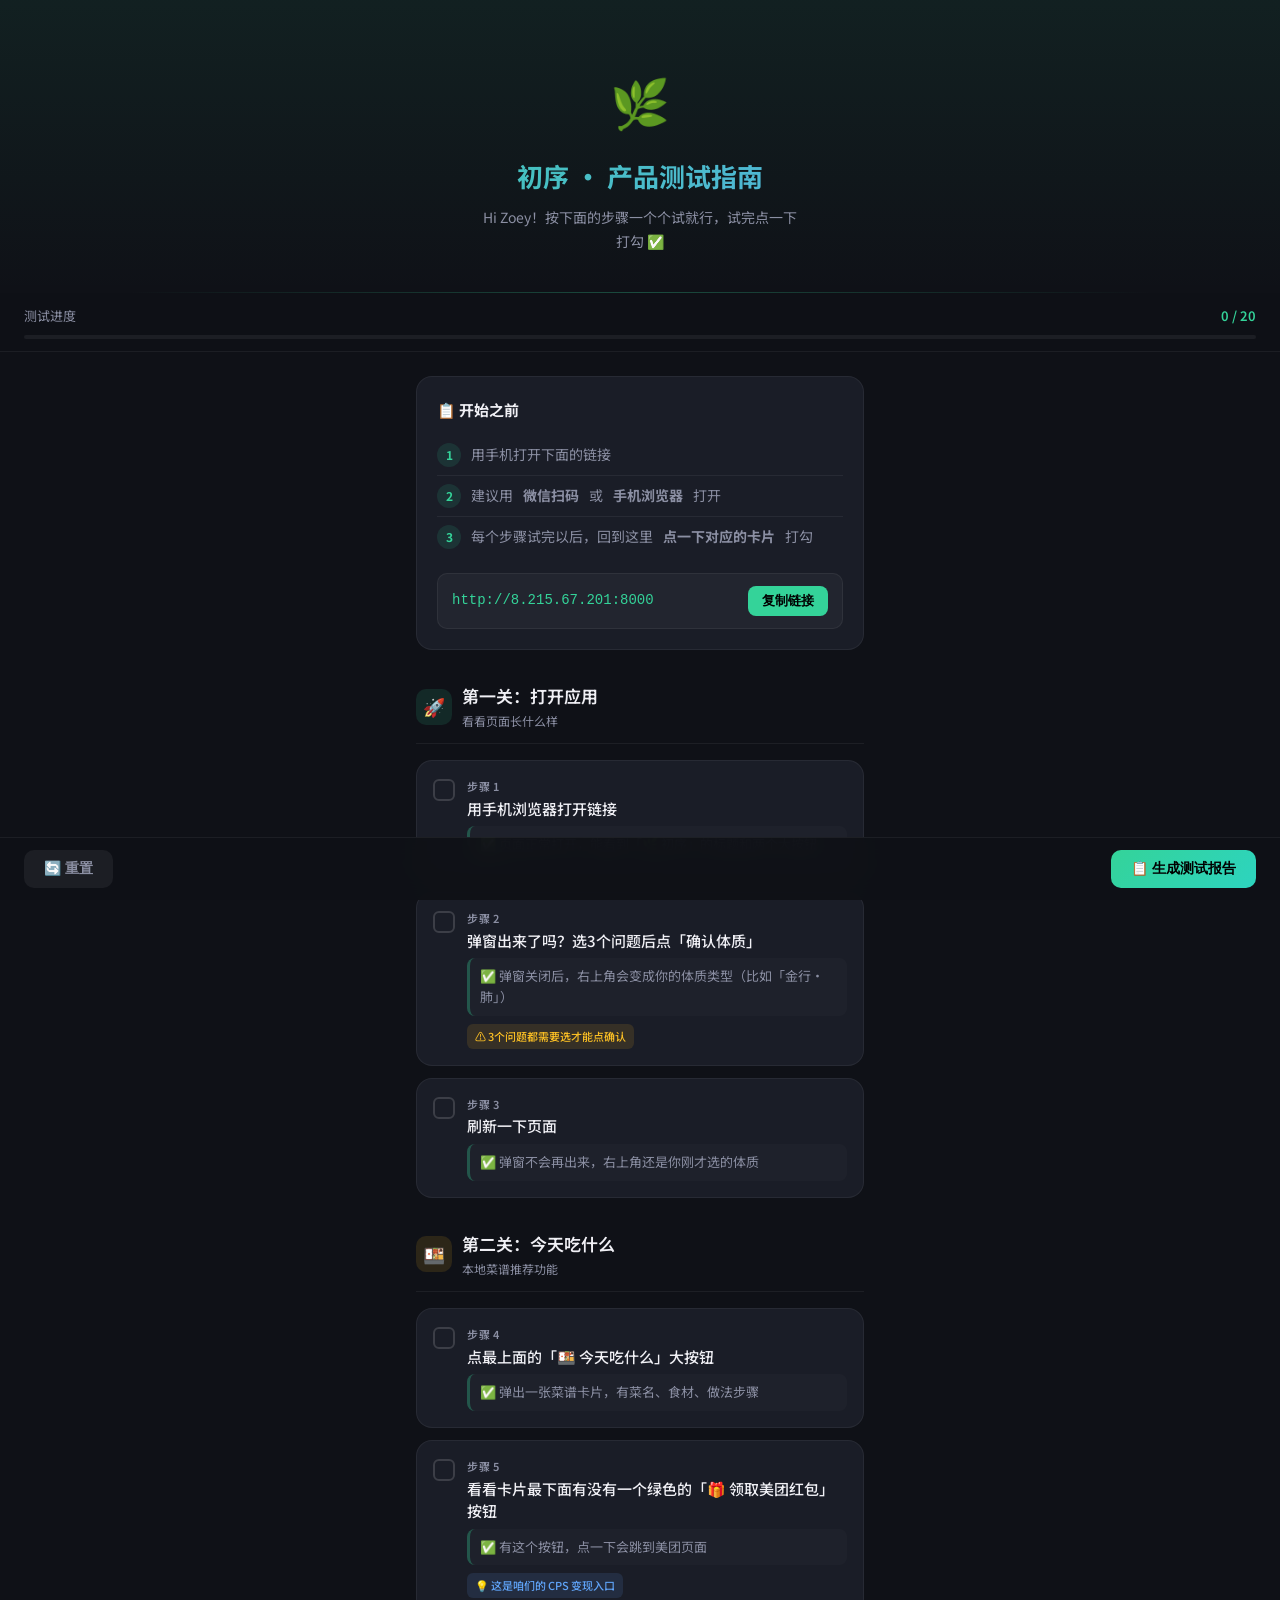
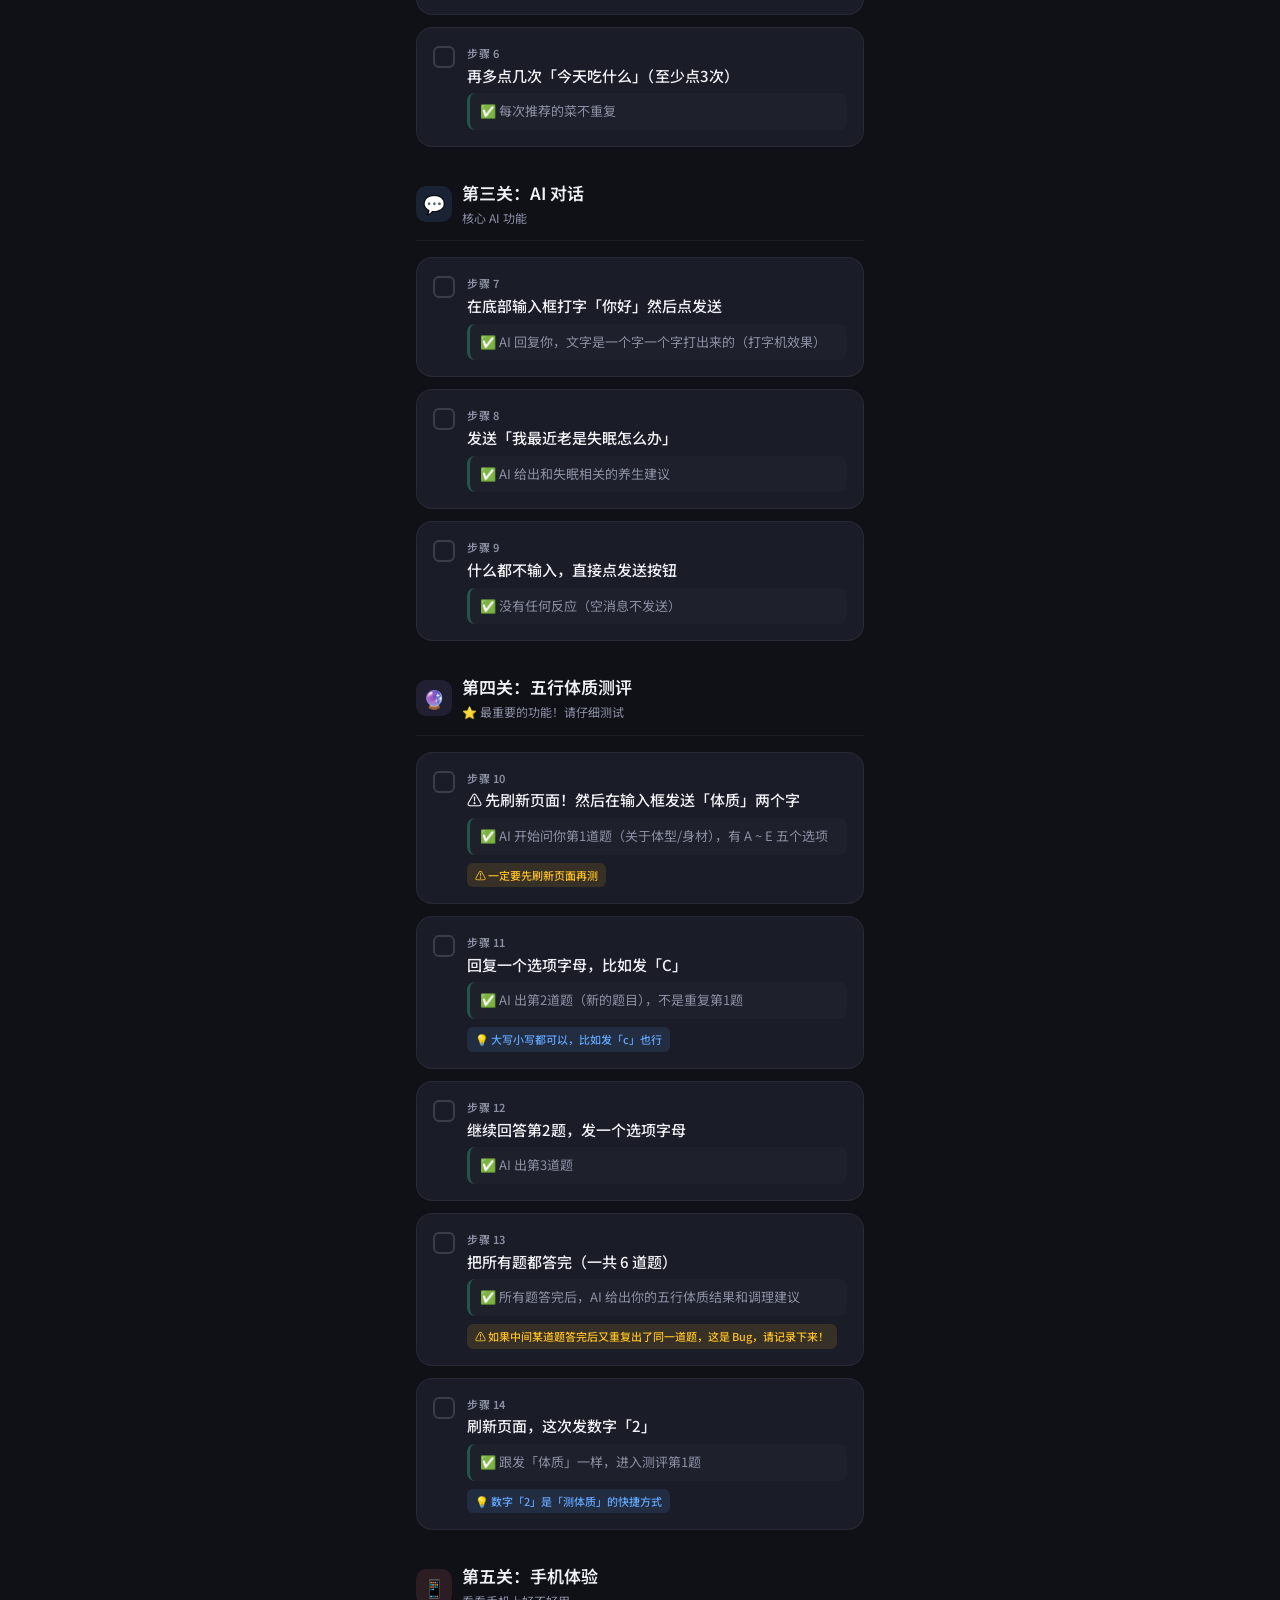
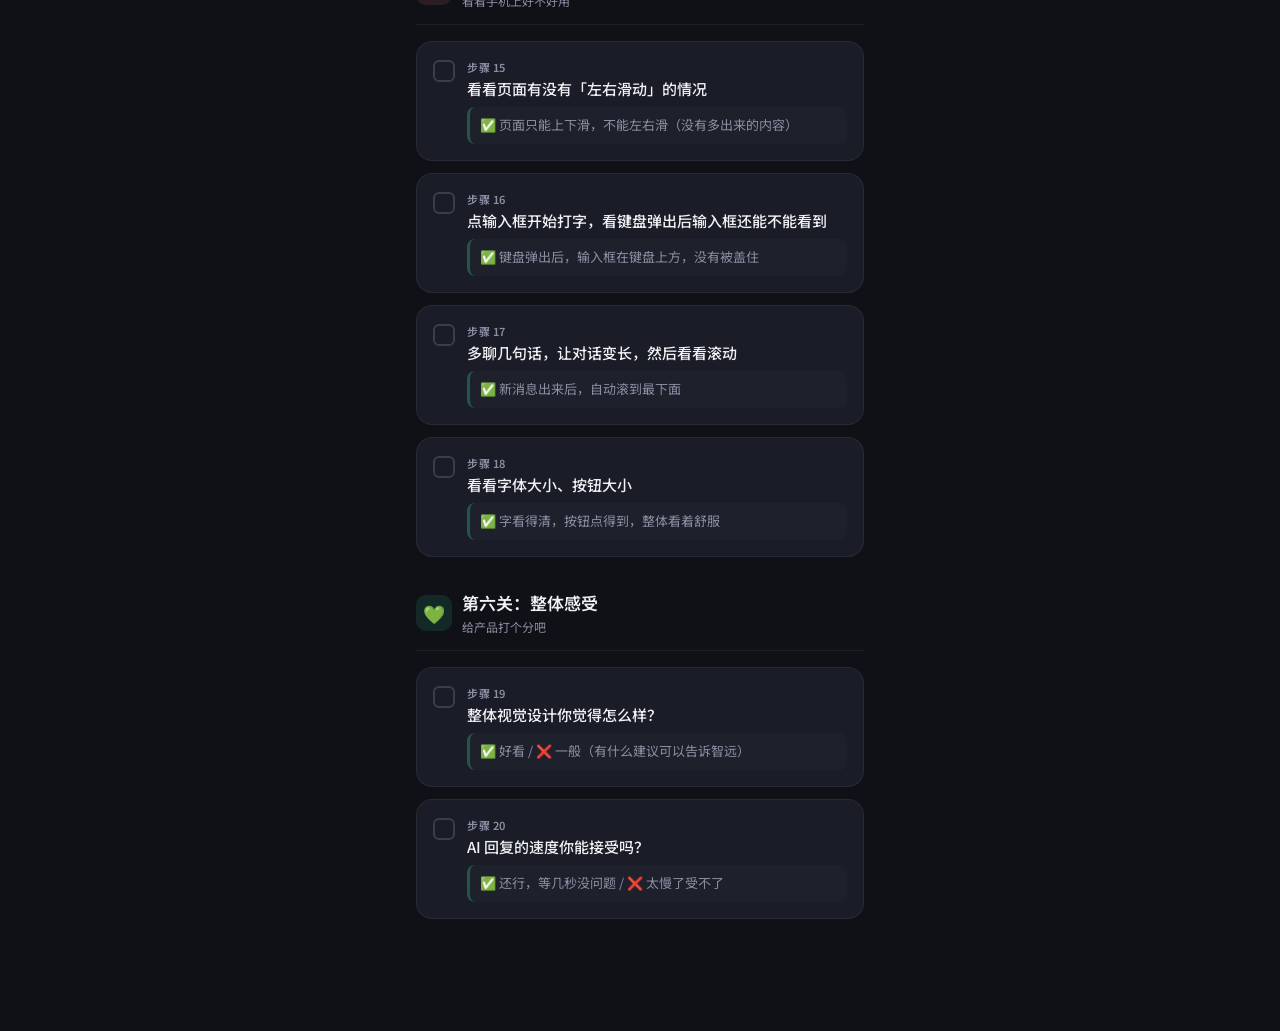
<file: frontend/test-guide.html>
<!DOCTYPE html>
<html lang="zh-CN">
<head>
    <meta charset="UTF-8">
    <meta name="viewport" content="width=device-width, initial-scale=1.0, maximum-scale=1.0, user-scalable=no">
    <title>初序 · 功能测试指南</title>
    <link rel="preconnect" href="https://fonts.googleapis.com">
    <link rel="preconnect" href="https://fonts.gstatic.com" crossorigin>
    <link href="https://fonts.googleapis.com/css2?family=Inter:wght@400;500;600;700&family=Noto+Sans+SC:wght@400;500;600;700&display=swap" rel="stylesheet">
    <style>
        :root {
            --bg-primary: #0f1117;
            --bg-card: #1a1d27;
            --bg-card-hover: #22263a;
            --border: rgba(255,255,255,0.06);
            --text-primary: #f0f0f5;
            --text-secondary: #8b8fa3;
            --accent-green: #34d399;
            --accent-green-dim: rgba(52,211,153,0.12);
            --accent-blue: #60a5fa;
            --accent-amber: #fbbf24;
            --accent-red: #f87171;
            --accent-purple: #a78bfa;
            --radius: 16px;
            --radius-sm: 10px;
        }

        * { margin: 0; padding: 0; box-sizing: border-box; }
        html { scroll-behavior: smooth; }

        body {
            font-family: 'Noto Sans SC', 'Inter', -apple-system, sans-serif;
            background: var(--bg-primary);
            color: var(--text-primary);
            line-height: 1.7;
            min-height: 100vh;
            -webkit-font-smoothing: antialiased;
        }

        /* ── Hero ── */
        .hero {
            padding: 60px 24px 40px;
            text-align: center;
            background: linear-gradient(180deg, rgba(52,211,153,0.08) 0%, transparent 100%);
            position: relative;
        }
        .hero::after {
            content: '';
            position: absolute;
            bottom: 0; left: 10%; right: 10%;
            height: 1px;
            background: linear-gradient(90deg, transparent, rgba(52,211,153,0.3), transparent);
        }
        .hero-icon { font-size: 48px; margin-bottom: 12px; }
        .hero h1 {
            font-size: 26px;
            font-weight: 700;
            background: linear-gradient(135deg, var(--accent-green), var(--accent-blue));
            -webkit-background-clip: text;
            -webkit-text-fill-color: transparent;
            margin-bottom: 8px;
        }
        .hero p {
            color: var(--text-secondary);
            font-size: 14px;
            max-width: 320px;
            margin: 0 auto;
        }

        /* ── Progress Bar ── */
        .progress-bar-container {
            position: sticky;
            top: 0;
            z-index: 100;
            background: rgba(15,17,23,0.92);
            backdrop-filter: blur(12px);
            padding: 12px 24px;
            border-bottom: 1px solid var(--border);
        }
        .progress-info {
            display: flex;
            justify-content: space-between;
            align-items: center;
            margin-bottom: 8px;
        }
        .progress-label {
            font-size: 13px;
            color: var(--text-secondary);
        }
        .progress-count {
            font-size: 13px;
            font-weight: 600;
            color: var(--accent-green);
        }
        .progress-track {
            height: 4px;
            background: rgba(255,255,255,0.06);
            border-radius: 4px;
            overflow: hidden;
        }
        .progress-fill {
            height: 100%;
            background: linear-gradient(90deg, var(--accent-green), var(--accent-blue));
            border-radius: 4px;
            transition: width 0.5s cubic-bezier(0.4, 0, 0.2, 1);
            width: 0%;
        }

        /* ── Sections ── */
        .content { padding: 0 16px 100px; max-width: 480px; margin: 0 auto; }

        .section {
            margin-top: 32px;
        }
        .section-header {
            display: flex;
            align-items: center;
            gap: 10px;
            margin-bottom: 16px;
            padding-bottom: 12px;
            border-bottom: 1px solid var(--border);
        }
        .section-icon {
            width: 36px; height: 36px;
            border-radius: var(--radius-sm);
            display: flex; align-items: center; justify-content: center;
            font-size: 18px;
            flex-shrink: 0;
        }
        .section-title {
            font-size: 17px;
            font-weight: 600;
        }
        .section-subtitle {
            font-size: 12px;
            color: var(--text-secondary);
        }

        /* icon bg colors */
        .icon-green  { background: var(--accent-green-dim); }
        .icon-blue   { background: rgba(96,165,250,0.12); }
        .icon-amber  { background: rgba(251,191,36,0.12); }
        .icon-red    { background: rgba(248,113,113,0.12); }
        .icon-purple { background: rgba(167,139,250,0.12); }

        /* ── Step Cards ── */
        .step-card {
            background: var(--bg-card);
            border: 1px solid var(--border);
            border-radius: var(--radius);
            padding: 16px;
            margin-bottom: 12px;
            transition: all 0.3s ease;
            cursor: pointer;
            -webkit-tap-highlight-color: transparent;
        }
        .step-card:active { transform: scale(0.98); }
        .step-card.done {
            border-color: rgba(52,211,153,0.2);
            background: rgba(52,211,153,0.04);
        }
        .step-card.fail {
            border-color: rgba(248,113,113,0.2);
            background: rgba(248,113,113,0.04);
        }

        .step-top {
            display: flex;
            align-items: flex-start;
            gap: 12px;
        }
        .step-checkbox {
            width: 22px; height: 22px;
            border-radius: 6px;
            border: 2px solid rgba(255,255,255,0.15);
            flex-shrink: 0;
            margin-top: 2px;
            display: flex; align-items: center; justify-content: center;
            transition: all 0.3s ease;
            font-size: 12px;
        }
        .step-card.done .step-checkbox {
            background: var(--accent-green);
            border-color: var(--accent-green);
            color: #000;
        }
        .step-card.fail .step-checkbox {
            background: var(--accent-red);
            border-color: var(--accent-red);
            color: #fff;
        }

        .step-body { flex: 1; }
        .step-num {
            font-size: 11px;
            color: var(--text-secondary);
            font-weight: 600;
            letter-spacing: 0.5px;
            margin-bottom: 2px;
        }
        .step-action {
            font-size: 15px;
            font-weight: 500;
            margin-bottom: 6px;
            line-height: 1.5;
        }
        .step-expect {
            font-size: 13px;
            color: var(--text-secondary);
            line-height: 1.6;
            padding: 8px 10px;
            background: rgba(255,255,255,0.02);
            border-radius: 8px;
            border-left: 3px solid rgba(52,211,153,0.3);
        }

        .step-hint {
            display: inline-block;
            font-size: 11px;
            padding: 3px 8px;
            border-radius: 6px;
            margin-top: 8px;
            font-weight: 500;
        }
        .hint-important {
            background: rgba(251,191,36,0.12);
            color: var(--accent-amber);
        }
        .hint-tip {
            background: rgba(96,165,250,0.12);
            color: var(--accent-blue);
        }

        /* ── Intro Card ── */
        .intro-card {
            background: var(--bg-card);
            border: 1px solid var(--border);
            border-radius: var(--radius);
            padding: 20px;
            margin-top: 24px;
        }
        .intro-card h3 {
            font-size: 15px;
            margin-bottom: 12px;
        }
        .intro-steps {
            list-style: none;
        }
        .intro-steps li {
            display: flex;
            align-items: center;
            gap: 10px;
            padding: 8px 0;
            font-size: 14px;
            color: var(--text-secondary);
            border-bottom: 1px solid var(--border);
        }
        .intro-steps li:last-child { border-bottom: none; }
        .intro-steps .intro-num {
            width: 24px; height: 24px;
            border-radius: 50%;
            background: var(--accent-green-dim);
            color: var(--accent-green);
            font-size: 12px;
            font-weight: 700;
            display: flex; align-items: center; justify-content: center;
            flex-shrink: 0;
        }

        /* URL Box */
        .url-box {
            display: flex;
            align-items: center;
            gap: 10px;
            background: rgba(255,255,255,0.04);
            border: 1px solid var(--border);
            border-radius: var(--radius-sm);
            padding: 12px 14px;
            margin-top: 16px;
        }
        .url-box code {
            font-size: 14px;
            color: var(--accent-green);
            word-break: break-all;
            flex: 1;
        }
        .url-box button {
            background: var(--accent-green);
            color: #000;
            border: none;
            padding: 6px 14px;
            border-radius: 8px;
            font-size: 13px;
            font-weight: 600;
            cursor: pointer;
            flex-shrink: 0;
            transition: opacity 0.2s;
        }
        .url-box button:active { opacity: 0.7; }

        /* ── Toast ── */
        .toast {
            position: fixed;
            bottom: 80px;
            left: 50%;
            transform: translateX(-50%) translateY(20px);
            background: var(--accent-green);
            color: #000;
            padding: 10px 20px;
            border-radius: 12px;
            font-size: 14px;
            font-weight: 600;
            opacity: 0;
            transition: all 0.3s ease;
            pointer-events: none;
            z-index: 200;
        }
        .toast.show {
            opacity: 1;
            transform: translateX(-50%) translateY(0);
        }

        /* ── Bottom Bar ── */
        .bottom-bar {
            position: fixed;
            bottom: 0; left: 0; right: 0;
            background: rgba(15,17,23,0.95);
            backdrop-filter: blur(12px);
            border-top: 1px solid var(--border);
            padding: 12px 24px;
            padding-bottom: max(12px, env(safe-area-inset-bottom));
            display: flex;
            justify-content: space-between;
            align-items: center;
            z-index: 100;
        }
        .bottom-bar button {
            padding: 10px 20px;
            border-radius: 10px;
            font-size: 14px;
            font-weight: 600;
            border: none;
            cursor: pointer;
            transition: all 0.2s;
        }
        .btn-reset {
            background: rgba(255,255,255,0.06);
            color: var(--text-secondary);
        }
        .btn-submit {
            background: linear-gradient(135deg, var(--accent-green), #2dd4bf);
            color: #000;
        }
        .btn-submit:active { transform: scale(0.95); }

        /* Animation */
        @keyframes fadeInUp {
            from { opacity: 0; transform: translateY(12px); }
            to { opacity: 1; transform: translateY(0); }
        }
        .section { animation: fadeInUp 0.5s ease both; }
        .section:nth-child(2) { animation-delay: 0.05s; }
        .section:nth-child(3) { animation-delay: 0.1s; }
        .section:nth-child(4) { animation-delay: 0.15s; }
        .section:nth-child(5) { animation-delay: 0.2s; }
    </style>
</head>
<body>

<div class="hero">
    <div class="hero-icon">🌿</div>
    <h1>初序 · 产品测试指南</h1>
    <p>Hi Zoey！按下面的步骤一个个试就行，试完点一下打勾 ✅</p>
</div>

<div class="progress-bar-container">
    <div class="progress-info">
        <span class="progress-label">测试进度</span>
        <span class="progress-count" id="progress-count">0 / 20</span>
    </div>
    <div class="progress-track">
        <div class="progress-fill" id="progress-fill"></div>
    </div>
</div>

<div class="content">

    <!-- INTRO -->
    <div class="intro-card">
        <h3>📋 开始之前</h3>
        <ul class="intro-steps">
            <li><span class="intro-num">1</span> 用手机打开下面的链接</li>
            <li><span class="intro-num">2</span> 建议用<strong>微信扫码</strong>或<strong>手机浏览器</strong>打开</li>
            <li><span class="intro-num">3</span> 每个步骤试完以后，回到这里<strong>点一下对应的卡片</strong>打勾</li>
        </ul>
        <div class="url-box">
            <code id="app-url">http://8.215.67.201:8000</code>
            <button onclick="copyURL()">复制链接</button>
        </div>
    </div>

    <!-- ── SECTION 1: 首次打开 ── -->
    <div class="section">
        <div class="section-header">
            <div class="section-icon icon-green">🚀</div>
            <div>
                <div class="section-title">第一关：打开应用</div>
                <div class="section-subtitle">看看页面长什么样</div>
            </div>
        </div>

        <div class="step-card" data-id="1" onclick="toggleStep(this)">
            <div class="step-top">
                <div class="step-checkbox"></div>
                <div class="step-body">
                    <div class="step-num">步骤 1</div>
                    <div class="step-action">用手机浏览器打开链接</div>
                    <div class="step-expect">✅ 页面正常打开，能看到「🌿 初序」的标题和两个大按钮</div>
                </div>
            </div>
        </div>

        <div class="step-card" data-id="2" onclick="toggleStep(this)">
            <div class="step-top">
                <div class="step-checkbox"></div>
                <div class="step-body">
                    <div class="step-num">步骤 2</div>
                    <div class="step-action">弹窗出来了吗？选3个问题后点「确认体质」</div>
                    <div class="step-expect">✅ 弹窗关闭后，右上角会变成你的体质类型（比如「金行·肺」）</div>
                    <span class="step-hint hint-important">⚠️ 3个问题都需要选才能点确认</span>
                </div>
            </div>
        </div>

        <div class="step-card" data-id="3" onclick="toggleStep(this)">
            <div class="step-top">
                <div class="step-checkbox"></div>
                <div class="step-body">
                    <div class="step-num">步骤 3</div>
                    <div class="step-action">刷新一下页面</div>
                    <div class="step-expect">✅ 弹窗不会再出来，右上角还是你刚才选的体质</div>
                </div>
            </div>
        </div>
    </div>

    <!-- ── SECTION 2: 今天吃什么 ── -->
    <div class="section">
        <div class="section-header">
            <div class="section-icon icon-amber">🍱</div>
            <div>
                <div class="section-title">第二关：今天吃什么</div>
                <div class="section-subtitle">本地菜谱推荐功能</div>
            </div>
        </div>

        <div class="step-card" data-id="4" onclick="toggleStep(this)">
            <div class="step-top">
                <div class="step-checkbox"></div>
                <div class="step-body">
                    <div class="step-num">步骤 4</div>
                    <div class="step-action">点最上面的「🍱 今天吃什么」大按钮</div>
                    <div class="step-expect">✅ 弹出一张菜谱卡片，有菜名、食材、做法步骤</div>
                </div>
            </div>
        </div>

        <div class="step-card" data-id="5" onclick="toggleStep(this)">
            <div class="step-top">
                <div class="step-checkbox"></div>
                <div class="step-body">
                    <div class="step-num">步骤 5</div>
                    <div class="step-action">看看卡片最下面有没有一个绿色的「🎁 领取美团红包」按钮</div>
                    <div class="step-expect">✅ 有这个按钮，点一下会跳到美团页面</div>
                    <span class="step-hint hint-tip">💡 这是咱们的 CPS 变现入口</span>
                </div>
            </div>
        </div>

        <div class="step-card" data-id="6" onclick="toggleStep(this)">
            <div class="step-top">
                <div class="step-checkbox"></div>
                <div class="step-body">
                    <div class="step-num">步骤 6</div>
                    <div class="step-action">再多点几次「今天吃什么」（至少点3次）</div>
                    <div class="step-expect">✅ 每次推荐的菜不重复</div>
                </div>
            </div>
        </div>
    </div>

    <!-- ── SECTION 3: AI 聊天 ── -->
    <div class="section">
        <div class="section-header">
            <div class="section-icon icon-blue">💬</div>
            <div>
                <div class="section-title">第三关：AI 对话</div>
                <div class="section-subtitle">核心 AI 功能</div>
            </div>
        </div>

        <div class="step-card" data-id="7" onclick="toggleStep(this)">
            <div class="step-top">
                <div class="step-checkbox"></div>
                <div class="step-body">
                    <div class="step-num">步骤 7</div>
                    <div class="step-action">在底部输入框打字「你好」然后点发送</div>
                    <div class="step-expect">✅ AI 回复你，文字是一个字一个字打出来的（打字机效果）</div>
                </div>
            </div>
        </div>

        <div class="step-card" data-id="8" onclick="toggleStep(this)">
            <div class="step-top">
                <div class="step-checkbox"></div>
                <div class="step-body">
                    <div class="step-num">步骤 8</div>
                    <div class="step-action">发送「我最近老是失眠怎么办」</div>
                    <div class="step-expect">✅ AI 给出和失眠相关的养生建议</div>
                </div>
            </div>
        </div>

        <div class="step-card" data-id="9" onclick="toggleStep(this)">
            <div class="step-top">
                <div class="step-checkbox"></div>
                <div class="step-body">
                    <div class="step-num">步骤 9</div>
                    <div class="step-action">什么都不输入，直接点发送按钮</div>
                    <div class="step-expect">✅ 没有任何反应（空消息不发送）</div>
                </div>
            </div>
        </div>
    </div>

    <!-- ── SECTION 4: 体质测评（核心！） ── -->
    <div class="section">
        <div class="section-header">
            <div class="section-icon icon-purple">🔮</div>
            <div>
                <div class="section-title">第四关：五行体质测评</div>
                <div class="section-subtitle">⭐ 最重要的功能！请仔细测试</div>
            </div>
        </div>

        <div class="step-card" data-id="10" onclick="toggleStep(this)">
            <div class="step-top">
                <div class="step-checkbox"></div>
                <div class="step-body">
                    <div class="step-num">步骤 10</div>
                    <div class="step-action">⚠️ 先刷新页面！然后在输入框发送「体质」两个字</div>
                    <div class="step-expect">✅ AI 开始问你第1道题（关于体型/身材），有 A ~ E 五个选项</div>
                    <span class="step-hint hint-important">⚠️ 一定要先刷新页面再测</span>
                </div>
            </div>
        </div>

        <div class="step-card" data-id="11" onclick="toggleStep(this)">
            <div class="step-top">
                <div class="step-checkbox"></div>
                <div class="step-body">
                    <div class="step-num">步骤 11</div>
                    <div class="step-action">回复一个选项字母，比如发「C」</div>
                    <div class="step-expect">✅ AI 出第2道题（新的题目），不是重复第1题</div>
                    <span class="step-hint hint-tip">💡 大写小写都可以，比如发「c」也行</span>
                </div>
            </div>
        </div>

        <div class="step-card" data-id="12" onclick="toggleStep(this)">
            <div class="step-top">
                <div class="step-checkbox"></div>
                <div class="step-body">
                    <div class="step-num">步骤 12</div>
                    <div class="step-action">继续回答第2题，发一个选项字母</div>
                    <div class="step-expect">✅ AI 出第3道题</div>
                </div>
            </div>
        </div>

        <div class="step-card" data-id="13" onclick="toggleStep(this)">
            <div class="step-top">
                <div class="step-checkbox"></div>
                <div class="step-body">
                    <div class="step-num">步骤 13</div>
                    <div class="step-action">把所有题都答完（一共 6 道题）</div>
                    <div class="step-expect">✅ 所有题答完后，AI 给出你的五行体质结果和调理建议</div>
                    <span class="step-hint hint-important">⚠️ 如果中间某道题答完后又重复出了同一道题，这是 Bug，请记录下来！</span>
                </div>
            </div>
        </div>

        <div class="step-card" data-id="14" onclick="toggleStep(this)">
            <div class="step-top">
                <div class="step-checkbox"></div>
                <div class="step-body">
                    <div class="step-num">步骤 14</div>
                    <div class="step-action">刷新页面，这次发数字「2」</div>
                    <div class="step-expect">✅ 跟发「体质」一样，进入测评第1题</div>
                    <span class="step-hint hint-tip">💡 数字「2」是「测体质」的快捷方式</span>
                </div>
            </div>
        </div>
    </div>

    <!-- ── SECTION 5: 手机体验 ── -->
    <div class="section">
        <div class="section-header">
            <div class="section-icon icon-red">📱</div>
            <div>
                <div class="section-title">第五关：手机体验</div>
                <div class="section-subtitle">看看手机上好不好用</div>
            </div>
        </div>

        <div class="step-card" data-id="15" onclick="toggleStep(this)">
            <div class="step-top">
                <div class="step-checkbox"></div>
                <div class="step-body">
                    <div class="step-num">步骤 15</div>
                    <div class="step-action">看看页面有没有「左右滑动」的情况</div>
                    <div class="step-expect">✅ 页面只能上下滑，不能左右滑（没有多出来的内容）</div>
                </div>
            </div>
        </div>

        <div class="step-card" data-id="16" onclick="toggleStep(this)">
            <div class="step-top">
                <div class="step-checkbox"></div>
                <div class="step-body">
                    <div class="step-num">步骤 16</div>
                    <div class="step-action">点输入框开始打字，看键盘弹出后输入框还能不能看到</div>
                    <div class="step-expect">✅ 键盘弹出后，输入框在键盘上方，没有被盖住</div>
                </div>
            </div>
        </div>

        <div class="step-card" data-id="17" onclick="toggleStep(this)">
            <div class="step-top">
                <div class="step-checkbox"></div>
                <div class="step-body">
                    <div class="step-num">步骤 17</div>
                    <div class="step-action">多聊几句话，让对话变长，然后看看滚动</div>
                    <div class="step-expect">✅ 新消息出来后，自动滚到最下面</div>
                </div>
            </div>
        </div>

        <div class="step-card" data-id="18" onclick="toggleStep(this)">
            <div class="step-top">
                <div class="step-checkbox"></div>
                <div class="step-body">
                    <div class="step-num">步骤 18</div>
                    <div class="step-action">看看字体大小、按钮大小</div>
                    <div class="step-expect">✅ 字看得清，按钮点得到，整体看着舒服</div>
                </div>
            </div>
        </div>
    </div>

    <!-- ── SECTION 6: 整体感受 ── -->
    <div class="section">
        <div class="section-header">
            <div class="section-icon icon-green">💚</div>
            <div>
                <div class="section-title">第六关：整体感受</div>
                <div class="section-subtitle">给产品打个分吧</div>
            </div>
        </div>

        <div class="step-card" data-id="19" onclick="toggleStep(this)">
            <div class="step-top">
                <div class="step-checkbox"></div>
                <div class="step-body">
                    <div class="step-num">步骤 19</div>
                    <div class="step-action">整体视觉设计你觉得怎么样？</div>
                    <div class="step-expect">✅ 好看 / ❌ 一般（有什么建议可以告诉智远）</div>
                </div>
            </div>
        </div>

        <div class="step-card" data-id="20" onclick="toggleStep(this)">
            <div class="step-top">
                <div class="step-checkbox"></div>
                <div class="step-body">
                    <div class="step-num">步骤 20</div>
                    <div class="step-action">AI 回复的速度你能接受吗？</div>
                    <div class="step-expect">✅ 还行，等几秒没问题 / ❌ 太慢了受不了</div>
                </div>
            </div>
        </div>
    </div>

</div>

<!-- Toast -->
<div class="toast" id="toast"></div>

<!-- Bottom Bar -->
<div class="bottom-bar">
    <button class="btn-reset" onclick="resetAll()">🔄 重置</button>
    <button class="btn-submit" onclick="generateReport()">📋 生成测试报告</button>
</div>

<script>
    const TOTAL = 20;
    const state = {};

    // Load saved state
    try {
        const saved = JSON.parse(localStorage.getItem('chuxu_test_state') || '{}');
        Object.assign(state, saved);
        // Restore UI
        document.querySelectorAll('.step-card').forEach(card => {
            const id = card.dataset.id;
            if (state[id] === 'done') {
                card.classList.add('done');
                card.querySelector('.step-checkbox').textContent = '✓';
            } else if (state[id] === 'fail') {
                card.classList.add('fail');
                card.querySelector('.step-checkbox').textContent = '✕';
            }
        });
        updateProgress();
    } catch(e) {}

    function toggleStep(card) {
        const id = card.dataset.id;
        if (!state[id]) {
            // First click → pass
            state[id] = 'done';
            card.classList.remove('fail');
            card.classList.add('done');
            card.querySelector('.step-checkbox').textContent = '✓';
            showToast('✅ 通过！');
        } else if (state[id] === 'done') {
            // Second click → fail
            state[id] = 'fail';
            card.classList.remove('done');
            card.classList.add('fail');
            card.querySelector('.step-checkbox').textContent = '✕';
            showToast('❌ 标记为不通过');
        } else {
            // Third click → reset
            delete state[id];
            card.classList.remove('done', 'fail');
            card.querySelector('.step-checkbox').textContent = '';
            showToast('↩️ 已重置');
        }
        saveState();
        updateProgress();
    }

    function updateProgress() {
        const done = Object.values(state).filter(v => v === 'done').length;
        const fail = Object.values(state).filter(v => v === 'fail').length;
        const total_done = done + fail;
        document.getElementById('progress-count').textContent = `${total_done} / ${TOTAL}`;
        document.getElementById('progress-fill').style.width = `${(total_done / TOTAL) * 100}%`;
    }

    function saveState() {
        localStorage.setItem('chuxu_test_state', JSON.stringify(state));
    }

    function showToast(msg) {
        const t = document.getElementById('toast');
        t.textContent = msg;
        t.classList.add('show');
        setTimeout(() => t.classList.remove('show'), 1500);
    }

    function copyURL() {
        const url = document.getElementById('app-url').textContent;
        if (navigator.clipboard) {
            navigator.clipboard.writeText(url);
        } else {
            const ta = document.createElement('textarea');
            ta.value = url;
            document.body.appendChild(ta);
            ta.select();
            document.execCommand('copy');
            document.body.removeChild(ta);
        }
        showToast('✅ 链接已复制');
    }

    function resetAll() {
        if (!confirm('确定要清除所有测试记录吗？')) return;
        Object.keys(state).forEach(k => delete state[k]);
        saveState();
        document.querySelectorAll('.step-card').forEach(card => {
            card.classList.remove('done', 'fail');
            card.querySelector('.step-checkbox').textContent = '';
        });
        updateProgress();
        showToast('↩️ 已全部重置');
    }

    function generateReport() {
        const done = Object.values(state).filter(v => v === 'done').length;
        const fail = Object.values(state).filter(v => v === 'fail').length;
        const untested = TOTAL - done - fail;

        let report = `🌿 初序测试报告\n`;
        report += `━━━━━━━━━━━━━━━\n`;
        report += `✅ 通过: ${done} 项\n`;
        report += `❌ 不通过: ${fail} 项\n`;
        report += `⬜ 未测: ${untested} 项\n`;
        report += `━━━━━━━━━━━━━━━\n\n`;

        if (fail > 0) {
            report += `❌ 不通过的步骤：\n`;
            document.querySelectorAll('.step-card.fail').forEach(card => {
                const num = card.querySelector('.step-num').textContent;
                const action = card.querySelector('.step-action').textContent;
                report += `  • ${num}: ${action}\n`;
            });
        }

        report += `\n测试时间: ${new Date().toLocaleString('zh-CN')}`;

        if (navigator.clipboard) {
            navigator.clipboard.writeText(report);
            showToast('📋 报告已复制，直接粘贴发给智远！');
        } else {
            alert(report);
        }
    }
</script>

</body>
</html>
</file>
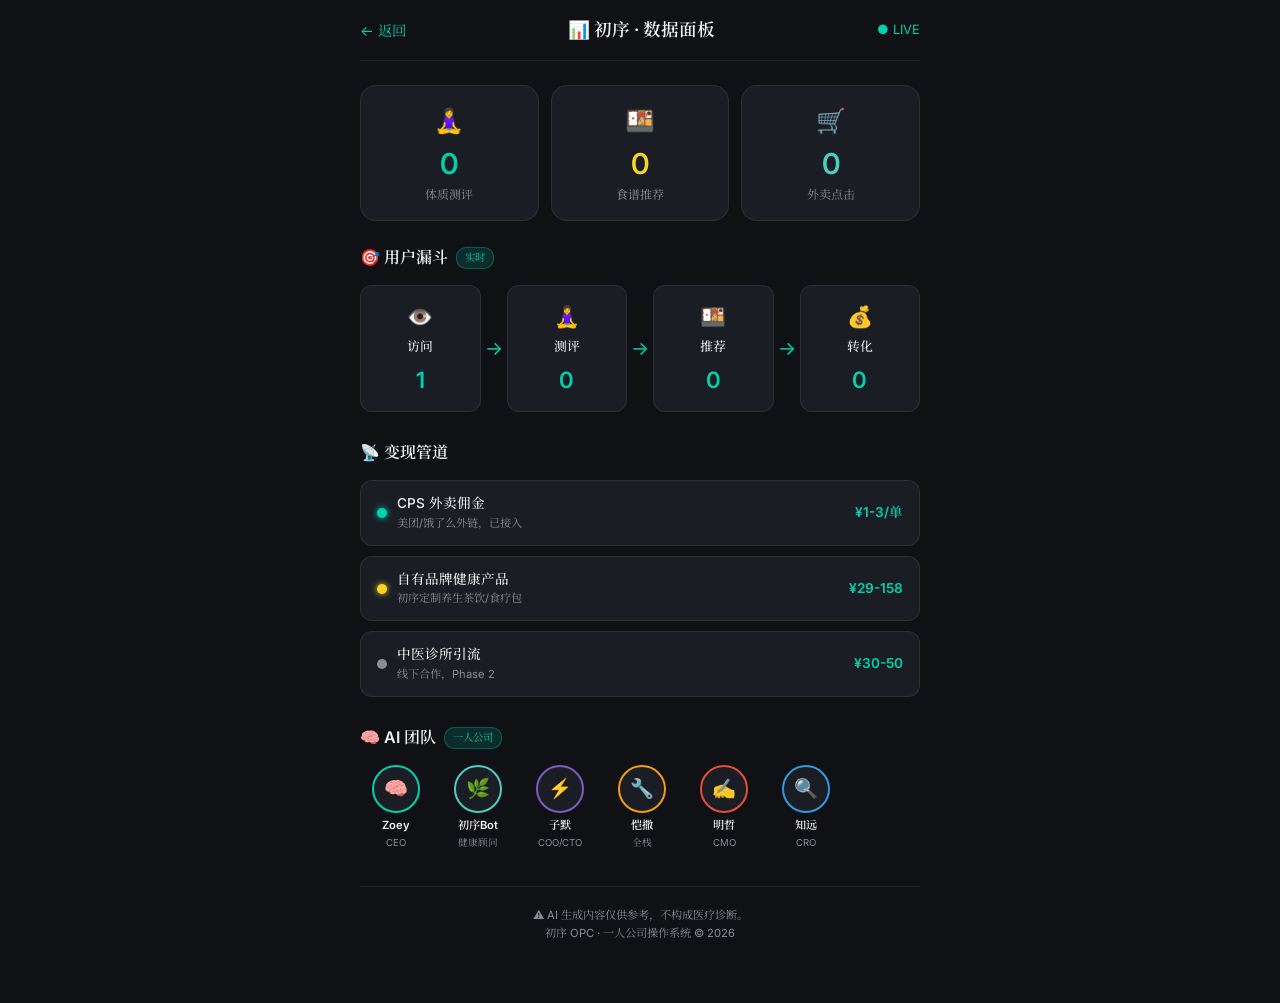
<file: frontend/tracker.html>
<!DOCTYPE html>
<html lang="zh-CN">

<head>
    <meta charset="UTF-8">
    <meta name="viewport" content="width=device-width, initial-scale=1.0, maximum-scale=1.0, user-scalable=no">
    <title>初序 · 数据追踪</title>
    <meta name="description" content="初序产品核心数据追踪面板">
    <link rel="preconnect" href="https://fonts.googleapis.com">
    <link rel="preconnect" href="https://fonts.gstatic.com" crossorigin>
    <link href="https://fonts.googleapis.com/css2?family=Inter:wght@300;400;500;600&family=Noto+Serif+SC:wght@400;600&display=swap"
        rel="stylesheet">
    <link rel="stylesheet" href="styles.css">
    <style>
        /* ─── Tracker Page Styles ─── */
        .tracker-container {
            max-width: 600px;
            margin: 0 auto;
            min-height: 100vh;
            padding: 0 20px 40px;
            background: var(--bg-color);
        }

        .tracker-header {
            display: flex;
            align-items: center;
            justify-content: space-between;
            padding: 16px 0;
            border-bottom: 1px solid var(--glass-border);
            margin-bottom: 24px;
        }

        .tracker-header a {
            color: var(--primary-color);
            text-decoration: none;
            font-size: 0.9rem;
        }

        .tracker-header h1 {
            font-size: 1.1rem;
            font-weight: 600;
            color: var(--text-main);
        }

        .tracker-header .live-dot {
            color: var(--primary-color);
            font-size: 0.8rem;
            animation: breathe 2s ease-in-out infinite;
        }

        @keyframes breathe {
            0%, 100% { opacity: 0.4; }
            50% { opacity: 1; }
        }

        /* ─── Summary Row ─── */
        .summary-row {
            display: flex;
            gap: 12px;
            margin-bottom: 24px;
        }

        .summary-card {
            flex: 1;
            background: var(--surface-color);
            border: 1px solid var(--glass-border);
            border-radius: 16px;
            padding: 16px;
            text-align: center;
            transition: all 0.3s ease;
        }

        .summary-card:hover {
            transform: translateY(-2px);
            box-shadow: 0 4px 16px var(--primary-glow);
        }

        .summary-icon {
            font-size: 1.5rem;
            margin-bottom: 6px;
        }

        .summary-value {
            font-size: 1.8rem;
            font-weight: 600;
            line-height: 1.2;
        }

        .summary-label {
            font-size: 0.75rem;
            color: var(--text-muted);
            margin-top: 4px;
        }

        /* ─── Section ─── */
        .tracker-section {
            margin-bottom: 28px;
        }

        .section-head {
            display: flex;
            align-items: center;
            gap: 8px;
            margin-bottom: 14px;
        }

        .section-head h2 {
            font-size: 1rem;
            font-weight: 600;
            color: var(--text-main);
        }

        .section-head .badge {
            font-size: 0.65rem;
            background: var(--primary-glow);
            color: var(--primary-color);
            padding: 2px 8px;
            border-radius: 10px;
            border: 1px solid rgba(0, 210, 173, 0.3);
        }

        /* ─── Funnel (Simplified) ─── */
        .funnel-simple {
            display: flex;
            align-items: center;
            gap: 0;
            overflow-x: auto;
        }

        .funnel-step {
            flex: 1;
            min-width: 100px;
            background: var(--surface-color);
            border: 1px solid var(--glass-border);
            border-radius: 12px;
            padding: 14px 10px;
            text-align: center;
        }

        .funnel-step-icon {
            font-size: 1.3rem;
            margin-bottom: 4px;
        }

        .funnel-step-name {
            font-size: 0.8rem;
            font-weight: 500;
            color: var(--text-main);
            margin-bottom: 4px;
        }

        .funnel-step-count {
            font-size: 1.4rem;
            font-weight: 600;
            color: var(--primary-color);
        }

        .funnel-arrow {
            font-size: 1.2rem;
            color: var(--primary-color);
            padding: 0 4px;
            flex-shrink: 0;
        }

        /* ─── Revenue Pipes ─── */
        .pipe-list {
            display: flex;
            flex-direction: column;
            gap: 10px;
        }

        .pipe-row {
            display: flex;
            align-items: center;
            gap: 10px;
            background: var(--surface-color);
            border: 1px solid var(--glass-border);
            border-radius: 12px;
            padding: 12px 16px;
        }

        .pipe-dot {
            width: 10px;
            height: 10px;
            border-radius: 50%;
            flex-shrink: 0;
        }

        .pipe-dot.active {
            background: var(--primary-color);
            box-shadow: 0 0 6px var(--primary-color);
            animation: breathe 2s ease-in-out infinite;
        }

        .pipe-dot.building {
            background: var(--warning);
            box-shadow: 0 0 6px var(--warning);
        }

        .pipe-dot.planned {
            background: var(--text-muted);
        }

        .pipe-info {
            flex: 1;
        }

        .pipe-name {
            font-size: 0.85rem;
            font-weight: 500;
            color: var(--text-main);
        }

        .pipe-desc {
            font-size: 0.7rem;
            color: var(--text-muted);
        }

        .pipe-price {
            font-size: 0.85rem;
            font-weight: 600;
            color: var(--primary-color);
        }

        /* ─── Team Row ─── */
        .team-row {
            display: flex;
            gap: 10px;
            overflow-x: auto;
            padding-bottom: 8px;
        }

        .team-member {
            display: flex;
            flex-direction: column;
            align-items: center;
            min-width: 72px;
        }

        .team-avatar {
            width: 48px;
            height: 48px;
            border-radius: 50%;
            background: var(--surface-color);
            border: 2px solid;
            display: flex;
            align-items: center;
            justify-content: center;
            font-size: 1.2rem;
            margin-bottom: 4px;
        }

        .team-name {
            font-size: 0.7rem;
            font-weight: 600;
            color: var(--text-main);
        }

        .team-role {
            font-size: 0.6rem;
            color: var(--text-muted);
        }

        /* ─── Footer ─── */
        .tracker-footer {
            text-align: center;
            font-size: 0.7rem;
            color: var(--text-muted);
            padding: 20px 0;
            border-top: 1px solid var(--glass-border);
        }

        /* ─── Responsive ─── */
        @media (max-width: 480px) {
            .summary-row {
                flex-wrap: wrap;
            }

            .summary-card {
                min-width: calc(50% - 6px);
            }

            .funnel-simple {
                flex-direction: column;
            }

            .funnel-arrow {
                transform: rotate(90deg);
            }

            .funnel-step {
                width: 100%;
            }
        }
    </style>
</head>

<body>
    <div class="tracker-container">
        <!-- Header -->
        <header class="tracker-header">
            <a href="index.html" id="nav-back">← 返回</a>
            <h1>📊 初序 · 数据面板</h1>
            <span class="live-dot">● LIVE</span>
        </header>

        <!-- Summary Cards -->
        <div class="summary-row" id="summary-row">
            <div class="summary-card">
                <div class="summary-icon">🧘‍♀️</div>
                <div class="summary-value" id="stat-assessments" style="color: var(--primary-color);">0</div>
                <div class="summary-label">体质测评</div>
            </div>
            <div class="summary-card">
                <div class="summary-icon">🍱</div>
                <div class="summary-value" id="stat-recipes" style="color: #f9d423;">0</div>
                <div class="summary-label">食谱推荐</div>
            </div>
            <div class="summary-card">
                <div class="summary-icon">🛒</div>
                <div class="summary-value" id="stat-cps" style="color: #4ecdc4;">0</div>
                <div class="summary-label">外卖点击</div>
            </div>
        </div>

        <!-- Conversion Funnel -->
        <section class="tracker-section">
            <div class="section-head">
                <h2>🎯 用户漏斗</h2>
                <span class="badge">实时</span>
            </div>
            <div class="funnel-simple" id="funnel">
                <div class="funnel-step">
                    <div class="funnel-step-icon">👁️</div>
                    <div class="funnel-step-name">访问</div>
                    <div class="funnel-step-count" id="funnel-visit">0</div>
                </div>
                <div class="funnel-arrow">→</div>
                <div class="funnel-step">
                    <div class="funnel-step-icon">🧘‍♀️</div>
                    <div class="funnel-step-name">测评</div>
                    <div class="funnel-step-count" id="funnel-assess">0</div>
                </div>
                <div class="funnel-arrow">→</div>
                <div class="funnel-step">
                    <div class="funnel-step-icon">🍱</div>
                    <div class="funnel-step-name">推荐</div>
                    <div class="funnel-step-count" id="funnel-recipe">0</div>
                </div>
                <div class="funnel-arrow">→</div>
                <div class="funnel-step">
                    <div class="funnel-step-icon">💰</div>
                    <div class="funnel-step-name">转化</div>
                    <div class="funnel-step-count" id="funnel-convert">0</div>
                </div>
            </div>
        </section>

        <!-- Revenue Pipes -->
        <section class="tracker-section">
            <div class="section-head">
                <h2>📡 变现管道</h2>
            </div>
            <div class="pipe-list" id="pipe-list">
                <div class="pipe-row">
                    <span class="pipe-dot active"></span>
                    <div class="pipe-info">
                        <div class="pipe-name">CPS 外卖佣金</div>
                        <div class="pipe-desc">美团/饿了么外链，已接入</div>
                    </div>
                    <span class="pipe-price">¥1-3/单</span>
                </div>
                <div class="pipe-row">
                    <span class="pipe-dot building"></span>
                    <div class="pipe-info">
                        <div class="pipe-name">自有品牌健康产品</div>
                        <div class="pipe-desc">初序定制养生茶饮/食疗包</div>
                    </div>
                    <span class="pipe-price">¥29-158</span>
                </div>
                <div class="pipe-row">
                    <span class="pipe-dot planned"></span>
                    <div class="pipe-info">
                        <div class="pipe-name">中医诊所引流</div>
                        <div class="pipe-desc">线下合作，Phase 2</div>
                    </div>
                    <span class="pipe-price">¥30-50</span>
                </div>
            </div>
        </section>

        <!-- Team -->
        <section class="tracker-section">
            <div class="section-head">
                <h2>🧠 AI 团队</h2>
                <span class="badge">一人公司</span>
            </div>
            <div class="team-row" id="team-row">
                <div class="team-member">
                    <div class="team-avatar" style="border-color: #00d2ad;">🧠</div>
                    <div class="team-name">Zoey</div>
                    <div class="team-role">CEO</div>
                </div>
                <div class="team-member">
                    <div class="team-avatar" style="border-color: #4ecdc4;">🌿</div>
                    <div class="team-name">初序Bot</div>
                    <div class="team-role">健康顾问</div>
                </div>
                <div class="team-member">
                    <div class="team-avatar" style="border-color: #7c5cbf;">⚡</div>
                    <div class="team-name">子默</div>
                    <div class="team-role">COO/CTO</div>
                </div>
                <div class="team-member">
                    <div class="team-avatar" style="border-color: #f39c12;">🔧</div>
                    <div class="team-name">恺撒</div>
                    <div class="team-role">全栈</div>
                </div>
                <div class="team-member">
                    <div class="team-avatar" style="border-color: #e74c3c;">✍️</div>
                    <div class="team-name">明哲</div>
                    <div class="team-role">CMO</div>
                </div>
                <div class="team-member">
                    <div class="team-avatar" style="border-color: #3498db;">🔍</div>
                    <div class="team-name">知远</div>
                    <div class="team-role">CRO</div>
                </div>
            </div>
        </section>

        <!-- Footer -->
        <footer class="tracker-footer">
            ⚠️ AI 生成内容仅供参考，不构成医疗诊断。<br>
            初序 OPC · 一人公司操作系统 © 2026
        </footer>
    </div>

    <script>
        // ─── Tracker Data (from localStorage) ───
        (function () {
            'use strict';

            // Read tracker counters from localStorage
            function getCount(key) {
                return parseInt(localStorage.getItem('tracker_' + key) || '0', 10);
            }

            // Increment and persist
            function increment(key) {
                var val = getCount(key) + 1;
                localStorage.setItem('tracker_' + key, val);
                return val;
            }

            // Track page visit
            increment('visits');

            // Render stats
            function render() {
                var el;
                el = document.getElementById('stat-assessments');
                if (el) el.textContent = getCount('assessments');

                el = document.getElementById('stat-recipes');
                if (el) el.textContent = getCount('recipes');

                el = document.getElementById('stat-cps');
                if (el) el.textContent = getCount('cps_clicks');

                // Funnel
                el = document.getElementById('funnel-visit');
                if (el) el.textContent = getCount('visits');

                el = document.getElementById('funnel-assess');
                if (el) el.textContent = getCount('assessments');

                el = document.getElementById('funnel-recipe');
                if (el) el.textContent = getCount('recipes');

                el = document.getElementById('funnel-convert');
                if (el) el.textContent = getCount('cps_clicks');
            }

            render();

            // Expose global tracker API for index.html to call
            window.TrackerAPI = {
                trackAssessment: function () { increment('assessments'); render(); },
                trackRecipe: function () { increment('recipes'); render(); },
                trackCPS: function () { increment('cps_clicks'); render(); },
                getStats: function () {
                    return {
                        visits: getCount('visits'),
                        assessments: getCount('assessments'),
                        recipes: getCount('recipes'),
                        cps_clicks: getCount('cps_clicks')
                    };
                }
            };
        })();
    </script>
</body>

</html>
</file>
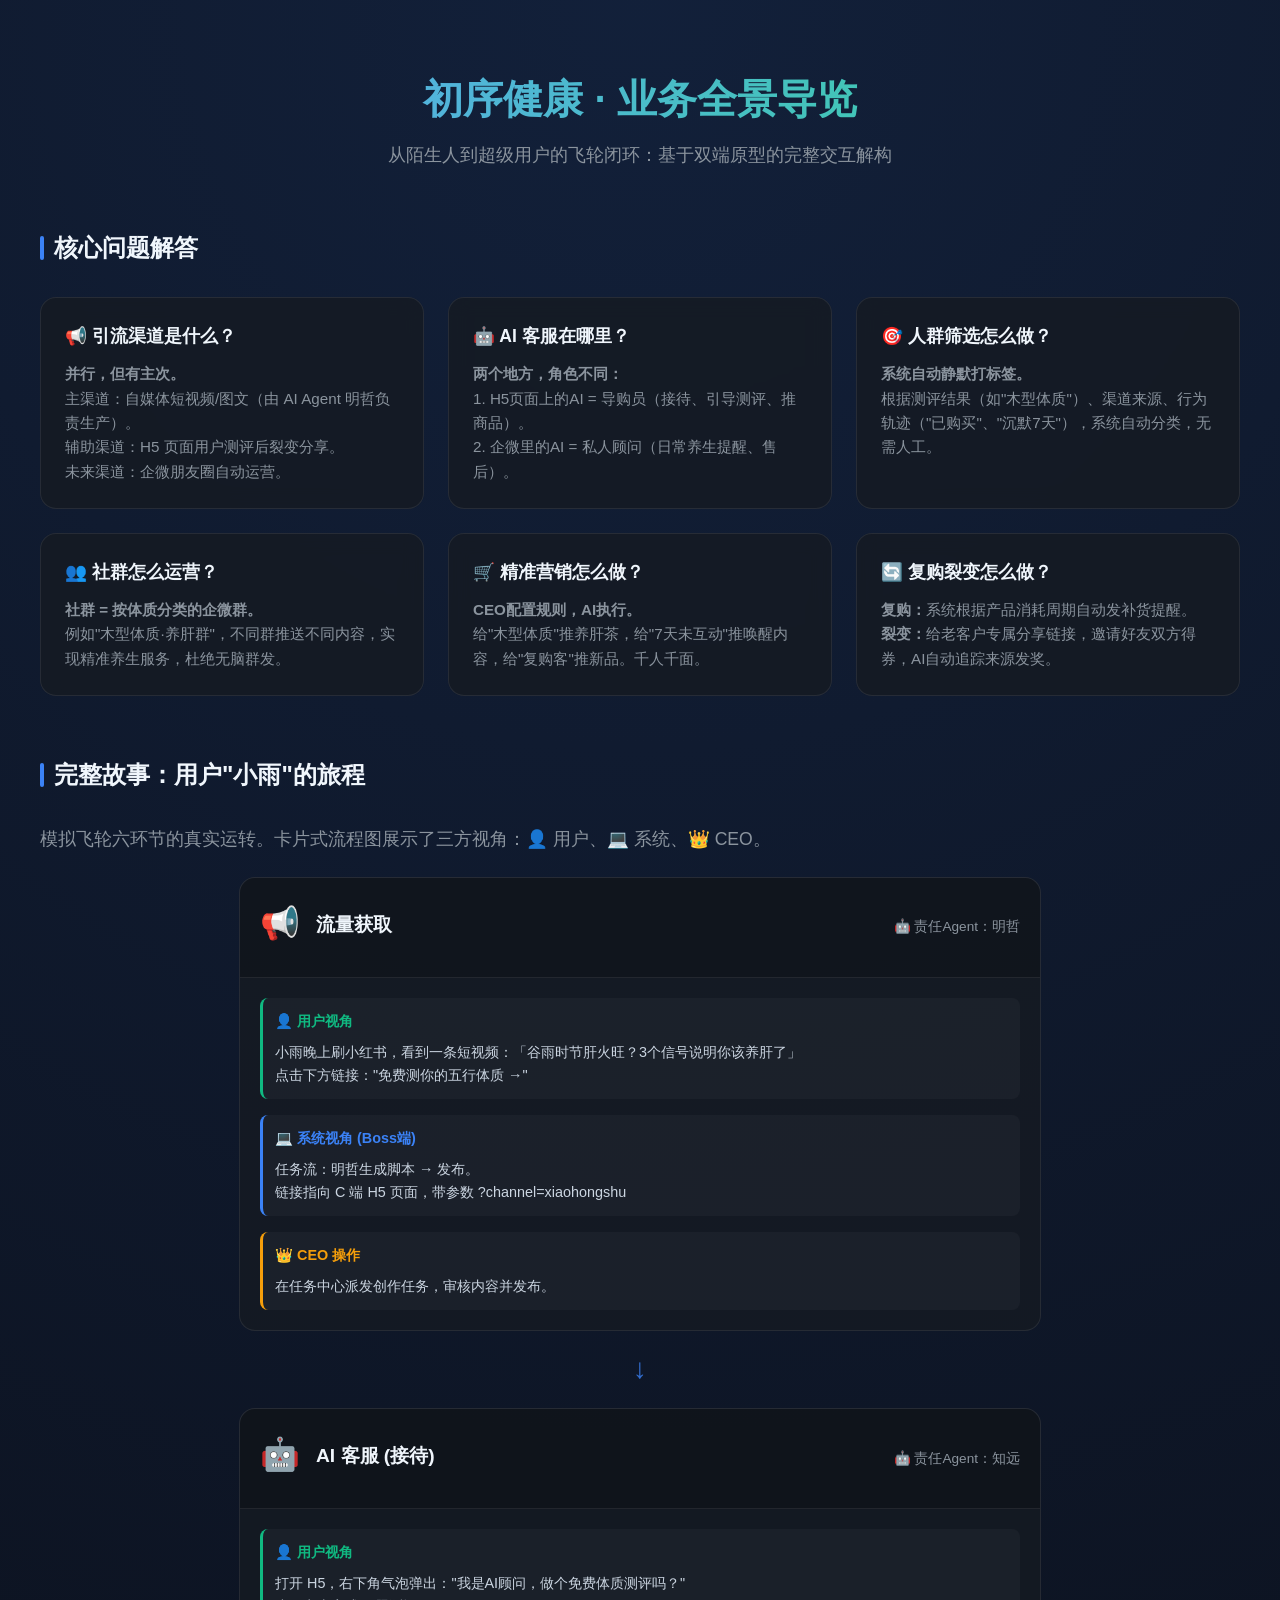
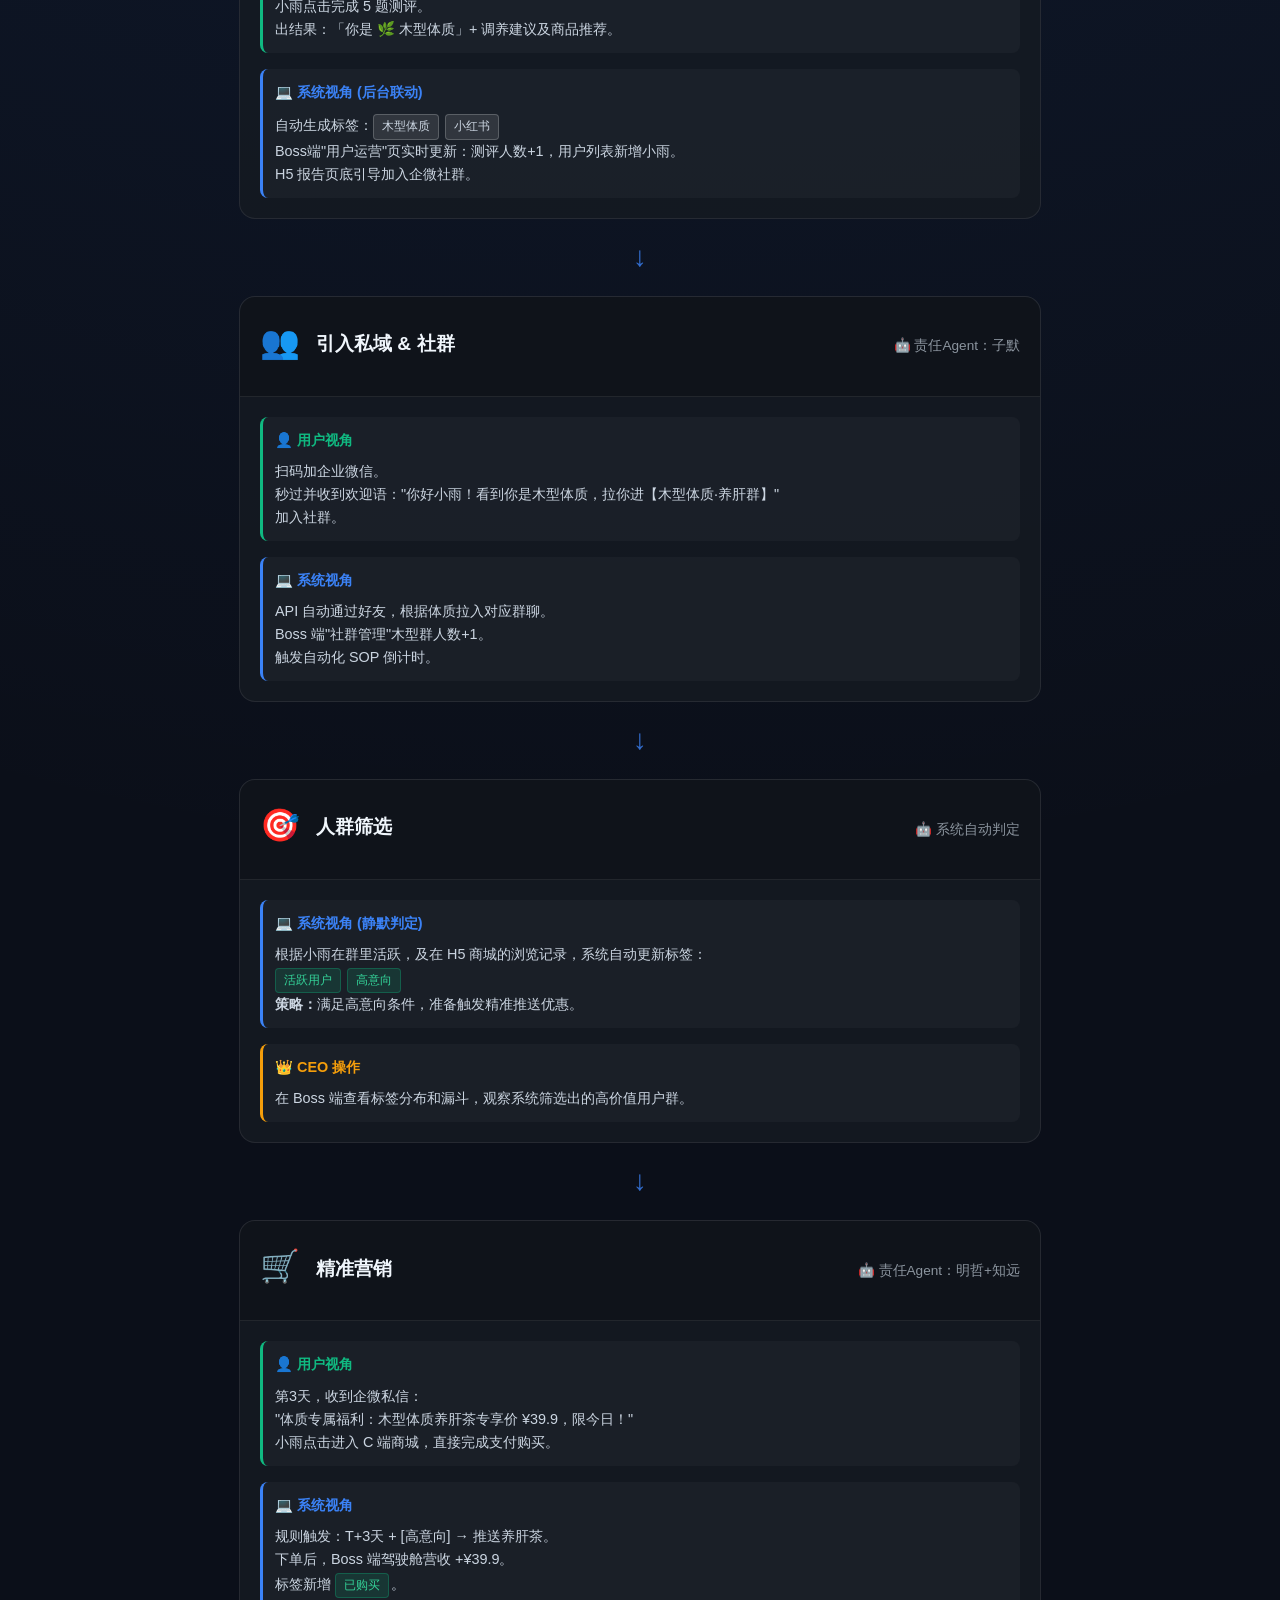
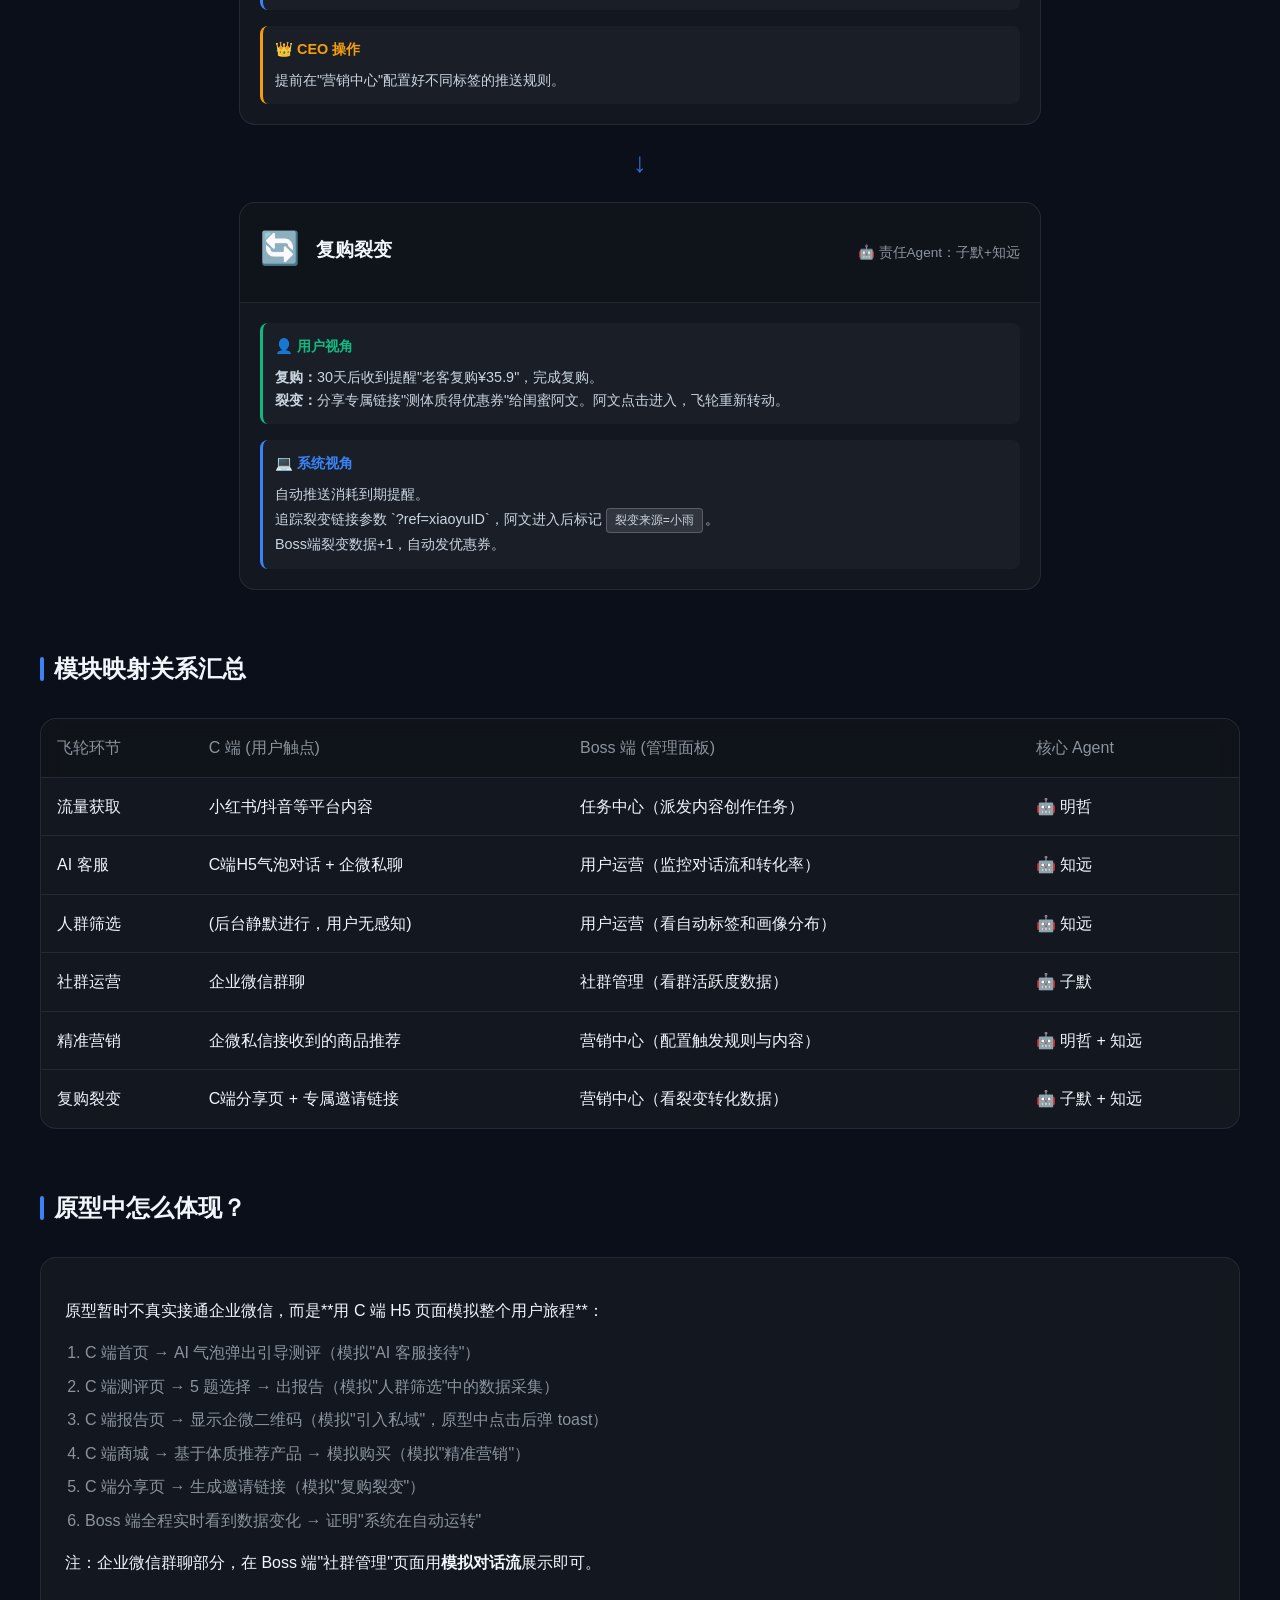
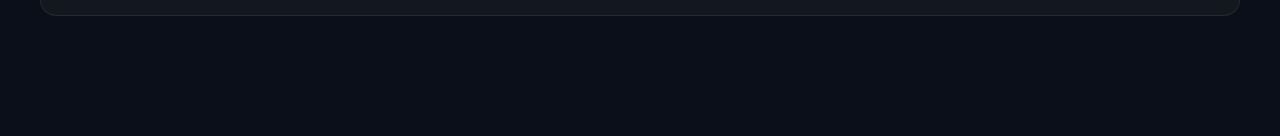
<file: opc_demo/story_journey.html>
<!DOCTYPE html>
<html lang="zh-CN">
<head>
  <meta charset="UTF-8">
  <meta name="viewport" content="width=device-width, initial-scale=1.0">
  <title>初序健康 · 完整业务流程详解</title>
  <style>
    :root {
      --bg-dark: #0b0f19;
      --card-bg: rgba(22, 27, 34, 0.8);
      --card-border: rgba(255, 255, 255, 0.08);
      --text-main: #f0f6fc;
      --text-muted: #8b949e;
      --primary: #3b82f6;
      --success: #10b981;
      --warning: #f59e0b;
      --user-color: #10b981;
      --system-color: #3b82f6;
      --ceo-color: #f59e0b;
    }

    body {
      margin: 0;
      padding: 0;
      font-family: -apple-system, BlinkMacSystemFont, "Segoe UI", Roboto, Helvetica, Arial, sans-serif;
      background-color: var(--bg-dark);
      color: var(--text-main);
      line-height: 1.6;
      background-image: radial-gradient(circle at 50% 0%, rgba(59, 130, 246, 0.15), transparent 50%);
    }

    .container {
      max-width: 1200px;
      margin: 0 auto;
      padding: 40px 20px;
    }

    header {
      text-align: center;
      margin-bottom: 60px;
      animation: fadeInDown 0.8s ease;
    }

    h1 {
      font-size: 2.5rem;
      margin-bottom: 10px;
      background: linear-gradient(to right, #60a5fa, #34d399);
      -webkit-background-clip: text;
      -webkit-text-fill-color: transparent;
    }

    .subtitle {
      color: var(--text-muted);
      font-size: 1.1rem;
    }

    /* Section Styles */
    .section-title {
      font-size: 1.5rem;
      margin-bottom: 30px;
      display: flex;
      align-items: center;
      gap: 10px;
    }
    .section-title::before {
      content: '';
      display: inline-block;
      width: 4px;
      height: 24px;
      background: var(--primary);
      border-radius: 2px;
    }

    /* Q&A Grid */
    .qa-grid {
      display: grid;
      grid-template-columns: repeat(auto-fit, minmax(300px, 1fr));
      gap: 24px;
      margin-bottom: 60px;
    }

    .card {
      background: var(--card-bg);
      border: 1px solid var(--card-border);
      border-radius: 16px;
      padding: 24px;
      backdrop-filter: blur(10px);
      transition: transform 0.3s, box-shadow 0.3s;
    }
    .card:hover {
      transform: translateY(-5px);
      box-shadow: 0 10px 20px rgba(0,0,0,0.2);
      border-color: rgba(255,255,255,0.15);
    }

    .qa-title {
      font-size: 1.1rem;
      color: var(--text-main);
      margin-top: 0;
      margin-bottom: 12px;
      display: flex;
      align-items: center;
      gap: 8px;
    }

    .qa-desc {
      color: var(--text-muted);
      font-size: 0.95rem;
      margin: 0;
    }

    /* Flowchart / Story Journey */
    .flowchart-container {
      display: flex;
      flex-direction: column;
      gap: 20px;
      margin-bottom: 60px;
      position: relative;
    }

    /* Arrow connecting cards */
    .flow-arrow {
      text-align: center;
      color: var(--text-muted);
      font-size: 24px;
      opacity: 0.5;
      margin: -10px 0;
    }

    /* Vertical Flowchart styling */
    .flowchart-container {
      display: flex;
      flex-direction: column;
      gap: 16px;
      margin-bottom: 60px;
      position: relative;
      align-items: center;
    }

    .flow-arrow {
      text-align: center;
      color: var(--primary);
      font-size: 28px;
      opacity: 0.8;
      margin: 0;
      animation: pulse 2s infinite;
    }

    @keyframes pulse {
      0% { transform: translateY(0); opacity: 0.5; }
      50% { transform: translateY(5px); opacity: 1; }
      100% { transform: translateY(0); opacity: 0.5; }
    }

    .flow-step-card {
      background: var(--card-bg);
      border: 1px solid var(--card-border);
      border-radius: 16px;
      padding: 0;
      overflow: hidden;
      display: flex;
      flex-direction: column;
      animation: fadeInUp 0.8s ease backwards;
      width: 100%;
      max-width: 800px;
    }

    @media (min-width: 768px) {
      .step-body {
        flex-direction: row;
        align-items: stretch;
      }
      .role-block {
        flex: 1;
      }
      .step-header {
        display: flex;
        align-items: center;
        padding: 16px 24px;
        gap: 16px;
        text-align: left;
      }
      .step-icon {
        margin-bottom: 0;
        font-size: 2.5rem;
      }
      .step-agent {
        margin-left: auto;
      }
    }

    /* Staggered animation */
    .flow-step-card:nth-child(1) { animation-delay: 0.1s; }
    .flow-step-card:nth-child(3) { animation-delay: 0.2s; }
    .flow-step-card:nth-child(5) { animation-delay: 0.3s; }
    .flow-step-card:nth-child(7) { animation-delay: 0.4s; }
    .flow-step-card:nth-child(9) { animation-delay: 0.5s; }
    .flow-step-card:nth-child(11) { animation-delay: 0.6s; }

    .step-header {
      padding: 20px;
      text-align: center;
      border-bottom: 1px solid var(--card-border);
      background: rgba(0,0,0,0.2);
    }

    .step-icon {
      font-size: 2rem;
      margin-bottom: 8px;
    }

    .step-name {
      font-size: 1.2rem;
      font-weight: 600;
      margin-bottom: 4px;
    }

    .step-agent {
      font-size: 0.85rem;
      color: var(--text-muted);
      display: flex;
      align-items: center;
      justify-content: center;
      gap: 4px;
    }

    .step-body {
      padding: 20px;
      flex: 1;
      display: flex;
      flex-direction: column;
      gap: 16px;
    }

    /* Role Blocks inside cards */
    .role-block {
      background: rgba(255,255,255,0.03);
      border-radius: 8px;
      padding: 12px;
      border-left: 3px solid transparent;
      font-size: 0.9rem;
    }

    .role-block.user {
      border-left-color: var(--user-color);
    }
    .role-block.system {
      border-left-color: var(--system-color);
    }
    .role-block.ceo {
      border-left-color: var(--ceo-color);
    }

    .role-title {
      font-weight: 600;
      margin-bottom: 8px;
      display: flex;
      align-items: center;
      gap: 6px;
    }
    .user .role-title { color: var(--user-color); }
    .system .role-title { color: var(--system-color); }
    .ceo .role-title { color: var(--ceo-color); }

    .role-content {
      color: #cbd5e1;
      white-space: pre-line;
    }

    /* Tag badges */
    .badge {
      display: inline-block;
      padding: 2px 8px;
      border-radius: 4px;
      font-size: 0.75rem;
      background: rgba(255,255,255,0.1);
      border: 1px solid rgba(255,255,255,0.2);
      margin: 2px 2px 0 0;
    }
    .badge.highlight {
      background: rgba(16, 185, 129, 0.15);
      border-color: rgba(16, 185, 129, 0.3);
      color: #34d399;
    }

    /* Table styles */
    .data-table {
      width: 100%;
      border-collapse: collapse;
      text-align: left;
    }
    .data-table th, .data-table td {
      padding: 16px;
      border-bottom: 1px solid var(--card-border);
    }
    .data-table th {
      color: var(--text-muted);
      font-weight: 500;
      background: rgba(0,0,0,0.2);
    }
    .data-table tr:last-child td {
      border-bottom: none;
    }

    /* Animations */
    @keyframes fadeInUp {
      from { opacity: 0; transform: translateY(20px); }
      to { opacity: 1; transform: translateY(0); }
    }
    @keyframes fadeInDown {
      from { opacity: 0; transform: translateY(-20px); }
      to { opacity: 1; transform: translateY(0); }
    }
  </style>
</head>
<body>

<div class="container">
  <header>
    <h1>初序健康 · 业务全景导览</h1>
    <div class="subtitle">从陌生人到超级用户的飞轮闭环：基于双端原型的完整交互解构</div>
  </header>

  <!-- Q&A 核心设定 -->
  <h2 class="section-title">核心问题解答</h2>
  <div class="qa-grid">
    <div class="card">
      <h3 class="qa-title">📢 引流渠道是什么？</h3>
      <p class="qa-desc"><strong>并行，但有主次。</strong><br>主渠道：自媒体短视频/图文（由 AI Agent 明哲负责生产）。<br>辅助渠道：H5 页面用户测评后裂变分享。<br>未来渠道：企微朋友圈自动运营。</p>
    </div>
    <div class="card">
      <h3 class="qa-title">🤖 AI 客服在哪里？</h3>
      <p class="qa-desc"><strong>两个地方，角色不同：</strong><br>1. H5页面上的AI = 导购员（接待、引导测评、推商品）。<br>2. 企微里的AI = 私人顾问（日常养生提醒、售后）。</p>
    </div>
    <div class="card">
      <h3 class="qa-title">🎯 人群筛选怎么做？</h3>
      <p class="qa-desc"><strong>系统自动静默打标签。</strong><br>根据测评结果（如"木型体质"）、渠道来源、行为轨迹（"已购买"、"沉默7天"），系统自动分类，无需人工。</p>
    </div>
    <div class="card">
      <h3 class="qa-title">👥 社群怎么运营？</h3>
      <p class="qa-desc"><strong>社群 = 按体质分类的企微群。</strong><br>例如"木型体质·养肝群"，不同群推送不同内容，实现精准养生服务，杜绝无脑群发。</p>
    </div>
    <div class="card">
      <h3 class="qa-title">🛒 精准营销怎么做？</h3>
      <p class="qa-desc"><strong>CEO配置规则，AI执行。</strong><br>给"木型体质"推养肝茶，给"7天未互动"推唤醒内容，给"复购客"推新品。千人千面。</p>
    </div>
    <div class="card">
      <h3 class="qa-title">🔄 复购裂变怎么做？</h3>
      <p class="qa-desc"><strong>复购：</strong>系统根据产品消耗周期自动发补货提醒。<br><strong>裂变：</strong>给老客户专属分享链接，邀请好友双方得券，AI自动追踪来源发奖。</p>
    </div>
  </div>

  <!-- 小雨的旅程 (Card Flowchart) -->
  <h2 class="section-title">完整故事：用户"小雨"的旅程</h2>
  <div class="subtitle" style="margin-bottom: 24px;">模拟飞轮六环节的真实运转。卡片式流程图展示了三方视角：👤 用户、💻 系统、👑 CEO。</div>
  
  <div class="flowchart-container">
    
    <!-- Step 1 -->
    <div class="flow-step-card">
      <div class="step-header">
        <div class="step-icon">📢</div>
        <div class="step-name">流量获取</div>
        <div class="step-agent">🤖 责任Agent：明哲</div>
      </div>
      <div class="step-body">
        <div class="role-block user">
          <div class="role-title">👤 用户视角</div>
          <div class="role-content">小雨晚上刷小红书，看到一条短视频：「谷雨时节肝火旺？3个信号说明你该养肝了」
点击下方链接："免费测你的五行体质 →"</div>
        </div>
        <div class="role-block system">
          <div class="role-title">💻 系统视角 (Boss端)</div>
          <div class="role-content">任务流：明哲生成脚本 → 发布。
链接指向 C 端 H5 页面，带参数 ?channel=xiaohongshu</div>
        </div>
        <div class="role-block ceo">
          <div class="role-title">👑 CEO 操作</div>
          <div class="role-content">在任务中心派发创作任务，审核内容并发布。</div>
        </div>
      </div>
    </div>

    <div class="flow-arrow">↓</div>

    <!-- Step 2 -->
    <div class="flow-step-card">
      <div class="step-header">
        <div class="step-icon">🤖</div>
        <div class="step-name">AI 客服 (接待)</div>
        <div class="step-agent">🤖 责任Agent：知远</div>
      </div>
      <div class="step-body">
        <div class="role-block user">
          <div class="role-title">👤 用户视角</div>
          <div class="role-content">打开 H5，右下角气泡弹出："我是AI顾问，做个免费体质测评吗？"
小雨点击完成 5 题测评。
出结果：「你是 🌿 木型体质」+ 调养建议及商品推荐。</div>
        </div>
        <div class="role-block system">
          <div class="role-title">💻 系统视角 (后台联动)</div>
          <div class="role-content">自动生成标签：<span class="badge">木型体质</span> <span class="badge">小红书</span>
Boss端"用户运营"页实时更新：测评人数+1，用户列表新增小雨。
H5 报告页底引导加入企微社群。</div>
        </div>
      </div>
    </div>

    <div class="flow-arrow">↓</div>

    <!-- Step 3 -->
    <div class="flow-step-card">
      <div class="step-header">
        <div class="step-icon">👥</div>
        <div class="step-name">引入私域 & 社群</div>
        <div class="step-agent">🤖 责任Agent：子默</div>
      </div>
      <div class="step-body">
        <div class="role-block user">
          <div class="role-title">👤 用户视角</div>
          <div class="role-content">扫码加企业微信。
秒过并收到欢迎语："你好小雨！看到你是木型体质，拉你进【木型体质·养肝群】"
加入社群。</div>
        </div>
        <div class="role-block system">
          <div class="role-title">💻 系统视角</div>
          <div class="role-content">API 自动通过好友，根据体质拉入对应群聊。
Boss 端"社群管理"木型群人数+1。
触发自动化 SOP 倒计时。</div>
        </div>
      </div>
    </div>

    <div class="flow-arrow">↓</div>

    <!-- Step 4 -->
    <div class="flow-step-card">
      <div class="step-header">
        <div class="step-icon">🎯</div>
        <div class="step-name">人群筛选</div>
        <div class="step-agent">🤖 系统自动判定</div>
      </div>
      <div class="step-body">
        <div class="role-block system">
          <div class="role-title">💻 系统视角 (静默判定)</div>
          <div class="role-content">根据小雨在群里活跃，及在 H5 商城的浏览记录，系统自动更新标签：
<span class="badge highlight">活跃用户</span> <span class="badge highlight">高意向</span>
<strong>策略：</strong>满足高意向条件，准备触发精准推送优惠。</div>
        </div>
        <div class="role-block ceo">
          <div class="role-title">👑 CEO 操作</div>
          <div class="role-content">在 Boss 端查看标签分布和漏斗，观察系统筛选出的高价值用户群。</div>
        </div>
      </div>
    </div>

    <div class="flow-arrow">↓</div>

    <!-- Step 5 -->
    <div class="flow-step-card">
      <div class="step-header">
        <div class="step-icon">🛒</div>
        <div class="step-name">精准营销</div>
        <div class="step-agent">🤖 责任Agent：明哲+知远</div>
      </div>
      <div class="step-body">
        <div class="role-block user">
          <div class="role-title">👤 用户视角</div>
          <div class="role-content">第3天，收到企微私信：
"体质专属福利：木型体质养肝茶专享价 ¥39.9，限今日！"
小雨点击进入 C 端商城，直接完成支付购买。</div>
        </div>
        <div class="role-block system">
          <div class="role-title">💻 系统视角</div>
          <div class="role-content">规则触发：T+3天 + [高意向] → 推送养肝茶。
下单后，Boss 端驾驶舱营收 +¥39.9。
标签新增 <span class="badge highlight">已购买</span>。</div>
        </div>
        <div class="role-block ceo">
          <div class="role-title">👑 CEO 操作</div>
          <div class="role-content">提前在"营销中心"配置好不同标签的推送规则。</div>
        </div>
      </div>
    </div>

    <div class="flow-arrow">↓</div>

    <!-- Step 6 -->
    <div class="flow-step-card">
      <div class="step-header">
        <div class="step-icon">🔄</div>
        <div class="step-name">复购裂变</div>
        <div class="step-agent">🤖 责任Agent：子默+知远</div>
      </div>
      <div class="step-body">
        <div class="role-block user">
          <div class="role-title">👤 用户视角</div>
          <div class="role-content"><strong>复购：</strong>30天后收到提醒"老客复购¥35.9"，完成复购。
<strong>裂变：</strong>分享专属链接"测体质得优惠券"给闺蜜阿文。阿文点击进入，飞轮重新转动。</div>
        </div>
        <div class="role-block system">
          <div class="role-title">💻 系统视角</div>
          <div class="role-content">自动推送消耗到期提醒。
追踪裂变链接参数 `?ref=xiaoyuID`，阿文进入后标记 <span class="badge">裂变来源=小雨</span>。
Boss端裂变数据+1，自动发优惠券。</div>
        </div>
      </div>
    </div>

  </div> <!-- End flowchart-container -->

  <!-- Summary Table -->
  <h2 class="section-title">模块映射关系汇总</h2>
  <div class="card" style="padding: 0; overflow: hidden; margin-bottom: 60px;">
    <table class="data-table">
      <thead>
        <tr>
          <th>飞轮环节</th>
          <th>C 端 (用户触点)</th>
          <th>Boss 端 (管理面板)</th>
          <th>核心 Agent</th>
        </tr>
      </thead>
      <tbody>
        <tr>
          <td>流量获取</td>
          <td>小红书/抖音等平台内容</td>
          <td>任务中心（派发内容创作任务）</td>
          <td>🤖 明哲</td>
        </tr>
        <tr>
          <td>AI 客服</td>
          <td>C端H5气泡对话 + 企微私聊</td>
          <td>用户运营（监控对话流和转化率）</td>
          <td>🤖 知远</td>
        </tr>
        <tr>
          <td>人群筛选</td>
          <td>(后台静默进行，用户无感知)</td>
          <td>用户运营（看自动标签和画像分布）</td>
          <td>🤖 知远</td>
        </tr>
        <tr>
          <td>社群运营</td>
          <td>企业微信群聊</td>
          <td>社群管理（看群活跃度数据）</td>
          <td>🤖 子默</td>
        </tr>
        <tr>
          <td>精准营销</td>
          <td>企微私信接收到的商品推荐</td>
          <td>营销中心（配置触发规则与内容）</td>
          <td>🤖 明哲 + 知远</td>
        </tr>
        <tr>
          <td>复购裂变</td>
          <td>C端分享页 + 专属邀请链接</td>
          <td>营销中心（看裂变转化数据）</td>
          <td>🤖 子默 + 知远</td>
        </tr>
      </tbody>
    </table>
  </div>
  
  <h2 class="section-title">原型中怎么体现？</h2>
  <div class="card" style="margin-bottom: 80px;">
    <p>原型暂时不真实接通企业微信，而是**用 C 端 H5 页面模拟整个用户旅程**：</p>
    <ol style="color: var(--text-muted); padding-left: 20px;">
      <li style="margin-bottom: 8px;">C 端首页 → AI 气泡弹出引导测评（模拟"AI 客服接待"）</li>
      <li style="margin-bottom: 8px;">C 端测评页 → 5 题选择 → 出报告（模拟"人群筛选"中的数据采集）</li>
      <li style="margin-bottom: 8px;">C 端报告页 → 显示企微二维码（模拟"引入私域"，原型中点击后弹 toast）</li>
      <li style="margin-bottom: 8px;">C 端商城 → 基于体质推荐产品 → 模拟购买（模拟"精准营销"）</li>
      <li style="margin-bottom: 8px;">C 端分享页 → 生成邀请链接（模拟"复购裂变"）</li>
      <li style="margin-bottom: 8px;">Boss 端全程实时看到数据变化 → 证明"系统在自动运转"</li>
    </ol>
    <p>注：企业微信群聊部分，在 Boss 端"社群管理"页面用<strong>模拟对话流</strong>展示即可。</p>
  </div>

</div>

</body>
</html>
</file>
<file: opc_demo/user_app/css/user-style.css>
/* 初序健康 C端 — 移动端优先 */
* { margin: 0; padding: 0; box-sizing: border-box; }
body {
  font-family: -apple-system, BlinkMacSystemFont, "Segoe UI", Roboto, sans-serif;
  background: #f5f7f0;
  color: #1e293b;
  min-height: 100vh;
  overflow-x: hidden;
}

/* ---- Layout ---- */
#app { padding-bottom: 70px; /* tab bar */ }
.page { display: none; min-height: 100vh; animation: fadeIn .35s ease; }
.page.active { display: block; }
@keyframes fadeIn { from { opacity:0; transform:translateY(10px) } to { opacity:1; transform:translateY(0) }}

/* ---- Tab Bar ---- */
.tab-bar {
  position: fixed; bottom: 0; left: 0; right: 0; height: 64px;
  background: #fff; border-top: 1px solid #e5e7eb;
  display: flex; z-index: 100;
}
.tab-item {
  flex: 1; display: flex; flex-direction: column; align-items: center; justify-content: center;
  gap: 2px; font-size: 11px; color: #94a3b8; cursor: pointer; transition: color .2s;
}
.tab-item.active { color: #059669; }
.tab-icon { font-size: 22px; }

/* ---- Buttons ---- */
.btn-primary {
  background: linear-gradient(135deg, #059669, #10b981);
  color: #fff; border: none; border-radius: 12px; padding: 14px 32px;
  font-size: 16px; font-weight: 600; cursor: pointer;
  box-shadow: 0 4px 16px rgba(16,185,129,0.3);
  transition: transform .2s, box-shadow .2s;
}
.btn-primary:active { transform: scale(0.97); }
.btn-lg { width: 100%; max-width: 320px; }
.back-btn {
  background: none; border: none; font-size: 22px; cursor: pointer; color: #1e293b; padding: 8px;
}

/* ---- Home ---- */
.home-hero {
  background: linear-gradient(160deg, #d1fae5 0%, #a7f3d0 40%, #6ee7b7 100%);
  padding: 60px 24px 50px; text-align: center; border-radius: 0 0 40px 40px;
}
.brand-logo { font-size: 28px; font-weight: 800; color: #065f46; margin-bottom: 16px; }
.brand-logo span { color: #059669; }
.hero-title { font-size: 26px; color: #064e3b; margin-bottom: 8px; }
.hero-sub { color: #047857; margin-bottom: 32px; font-size: 15px; }

.home-features {
  display: grid; grid-template-columns: repeat(3, 1fr); gap: 12px;
  padding: 24px 16px 0;
}
.feature-card {
  background: #fff; border-radius: 16px; padding: 20px 12px; text-align: center;
  box-shadow: 0 2px 12px rgba(0,0,0,0.06);
}
.feat-icon { font-size: 28px; display: block; margin-bottom: 8px; }
.feature-card strong { font-size: 14px; display: block; margin-bottom: 4px; }
.feature-card p { font-size: 12px; color: #64748b; }

.home-reviews { padding: 24px 16px; }
.review-title { font-size: 16px; font-weight: 600; margin-bottom: 12px; }
.review-scroll { display: flex; gap: 12px; overflow-x: auto; padding-bottom: 8px; }
.review-card {
  min-width: 240px; background: #fff; border-radius: 12px; padding: 16px;
  box-shadow: 0 2px 8px rgba(0,0,0,0.05); flex-shrink: 0;
}
.review-user { font-weight: 600; margin-bottom: 6px; font-size: 14px; }
.review-text { font-size: 13px; color: #475569; line-height: 1.5; }

/* ---- Assess ---- */
.assess-header {
  display: flex; align-items: center; justify-content: space-between;
  padding: 16px; background: #fff; border-bottom: 1px solid #e5e7eb;
  font-weight: 600; font-size: 17px;
}
.assess-progress { color: #059669; font-size: 14px; }
.progress-bar-wrap { height: 4px; background: #e5e7eb; }
.progress-bar-fill { height: 100%; background: linear-gradient(90deg, #10b981, #059669); transition: width .4s ease; border-radius: 2px; }

.assess-body { padding: 24px 16px; }
.question-text { font-size: 20px; font-weight: 600; margin-bottom: 24px; line-height: 1.4; }
.option-grid { display: flex; flex-direction: column; gap: 12px; }
.option-card {
  background: #fff; border: 2px solid #e5e7eb; border-radius: 14px; padding: 18px 20px;
  font-size: 15px; cursor: pointer; transition: all .25s; display: flex; align-items: center; gap: 12px;
}
.option-card:hover { border-color: #a7f3d0; background: #f0fdf4; }
.option-card.selected { border-color: #059669; background: #ecfdf5; }
.option-icon { font-size: 24px; }

/* ---- Analyzing ---- */
.analyzing-wrap { display:flex; flex-direction:column; align-items:center; justify-content:center; min-height:80vh; text-align:center; padding:24px; }
.analyzing-icon { font-size: 64px; margin-bottom: 24px; animation: bounce 1.5s infinite; }
.analyzing-wrap h2 { margin-bottom: 8px; color: #065f46; }
.analyzing-wrap p { color: #64748b; margin-bottom: 32px; }
.analyzing-dots { display: flex; gap: 8px; }
.analyzing-dots span {
  width: 12px; height: 12px; border-radius: 50%; background: #10b981;
  animation: dotPulse 1.2s infinite;
}
.analyzing-dots span:nth-child(2) { animation-delay: .2s; }
.analyzing-dots span:nth-child(3) { animation-delay: .4s; }
@keyframes dotPulse { 0%,80%,100% { transform:scale(.4); opacity:.3 } 40% { transform:scale(1); opacity:1 }}
@keyframes bounce { 0%,100% { transform:translateY(0) } 50% { transform:translateY(-10px) }}

/* ---- Report ---- */
.report-header {
  display: flex; align-items: center; gap: 8px;
  padding: 16px; background: #fff; border-bottom: 1px solid #e5e7eb;
  font-weight: 600; font-size: 17px;
}
.report-body { padding: 16px; }
.report-type-card {
  text-align: center; padding: 32px 20px; border-radius: 20px; margin-bottom: 20px;
  background: linear-gradient(160deg, #d1fae5, #a7f3d0);
}
.report-type-icon { font-size: 56px; margin-bottom: 12px; }
.report-type-name { font-size: 24px; font-weight: 700; color: #064e3b; margin-bottom: 4px; }
.report-type-desc { color: #047857; font-size: 14px; }

.report-section { background: #fff; border-radius: 16px; padding: 20px; margin-bottom: 16px; box-shadow: 0 2px 8px rgba(0,0,0,0.05); }
.report-section h3 { font-size: 16px; margin-bottom: 12px; display: flex; align-items: center; gap: 6px; }
.advice-grid { display: grid; grid-template-columns: 1fr 1fr; gap: 10px; }
.advice-item { background: #f0fdf4; border-radius: 10px; padding: 14px; text-align: center; }
.advice-item .adv-icon { font-size: 24px; margin-bottom: 6px; }
.advice-item .adv-title { font-size: 13px; font-weight: 600; margin-bottom: 4px; }
.advice-item .adv-text { font-size: 12px; color: #64748b; }

.report-products { display: flex; gap: 12px; overflow-x: auto; padding-bottom: 8px; }
.report-product {
  min-width: 150px; background: #fff; border-radius: 12px; padding: 12px; flex-shrink: 0;
  border: 1px solid #e5e7eb; text-align: center;
}
.rp-img { font-size: 40px; margin-bottom: 8px; }
.rp-name { font-size: 13px; font-weight: 600; margin-bottom: 4px; }
.rp-price { color: #059669; font-weight: 700; font-size: 15px; }

.report-actions { display: flex; gap: 12px; margin-top: 20px; }
.report-actions .btn-primary { flex: 1; padding: 14px; font-size: 14px; }
.btn-outline {
  flex: 1; background: #fff; color: #059669; border: 2px solid #059669;
  border-radius: 12px; padding: 14px; font-size: 14px; font-weight: 600; cursor: pointer;
}

/* ---- Mall ---- */
.mall-header { padding: 20px 16px 0; }
.mall-header h2 { font-size: 20px; margin-bottom: 12px; }
.mall-filters { display: flex; gap: 8px; margin-bottom: 16px; overflow-x: auto; }
.filter-tag {
  background: #fff; border: 1px solid #e5e7eb; border-radius: 20px;
  padding: 8px 16px; font-size: 13px; cursor: pointer; white-space: nowrap; transition: all .2s;
}
.filter-tag.active { background: #059669; color: #fff; border-color: #059669; }

.mall-grid { display: grid; grid-template-columns: 1fr 1fr; gap: 12px; padding: 0 16px 24px; }
.mall-item {
  background: #fff; border-radius: 14px; overflow: hidden;
  box-shadow: 0 2px 8px rgba(0,0,0,0.05); cursor: pointer; transition: transform .2s;
}
.mall-item:active { transform: scale(0.98); }
.mall-img { height: 120px; display: flex; align-items: center; justify-content: center; font-size: 48px; background: #f0fdf4; }
.mall-info { padding: 12px; }
.mall-name { font-size: 14px; font-weight: 600; margin-bottom: 4px; }
.mall-tag { font-size: 11px; color: #059669; background: #ecfdf5; padding: 2px 6px; border-radius: 4px; display: inline-block; margin-bottom: 6px; }
.mall-price { color: #dc2626; font-weight: 700; font-size: 16px; }
.mall-price-old { color: #94a3b8; font-size: 12px; text-decoration: line-through; margin-left: 6px; }

/* ---- Profile ---- */
.profile-header-bg {
  background: linear-gradient(160deg, #059669, #10b981);
  padding: 50px 24px 30px; text-align: center; color: #fff; border-radius: 0 0 30px 30px;
}
.profile-avatar { font-size: 56px; margin-bottom: 8px; }
.profile-name { font-size: 20px; font-weight: 700; }
.profile-type { font-size: 13px; opacity: 0.85; margin-top: 4px; }
.profile-menu { padding: 20px 16px; }
.menu-item {
  display: flex; justify-content: space-between; align-items: center;
  background: #fff; border-radius: 12px; padding: 16px 20px; margin-bottom: 10px;
  font-size: 15px; cursor: pointer; box-shadow: 0 1px 4px rgba(0,0,0,0.04);
}
.menu-item:active { background: #f9fafb; }

/* ---- Share ---- */
.share-wrap { min-height: 100vh; background: linear-gradient(180deg, #fef3c7, #fff); }
.share-header {
  display: flex; align-items: center; gap: 8px;
  padding: 16px; font-weight: 600; font-size: 17px;
}
.share-card { text-align: center; padding: 40px 24px; }
.share-icon { font-size: 64px; margin-bottom: 16px; }
.share-card h2 { margin-bottom: 8px; }
.share-stats { color: #64748b; font-size: 14px; margin: 16px 0 24px; }
.share-rules { color: #94a3b8; font-size: 12px; margin-top: 20px; line-height: 1.6; }

/* ---- Chat Bubble ---- */
.chat-bubble {
  position: fixed; bottom: 80px; right: 16px; width: 52px; height: 52px;
  border-radius: 50%; background: linear-gradient(135deg, #059669, #10b981);
  display: flex; align-items: center; justify-content: center; font-size: 24px;
  box-shadow: 0 4px 16px rgba(16,185,129,0.4); cursor: pointer; z-index: 200;
  animation: bubblePulse 3s infinite;
}
@keyframes bubblePulse { 0%,100% { box-shadow: 0 4px 16px rgba(16,185,129,0.4) } 50% { box-shadow: 0 4px 24px rgba(16,185,129,0.7) }}

.chat-panel {
  position: fixed; bottom: 80px; right: 16px; width: 320px; height: 420px;
  background: #fff; border-radius: 16px; box-shadow: 0 8px 32px rgba(0,0,0,0.15);
  display: none; flex-direction: column; z-index: 300; overflow: hidden;
}
.chat-panel.open { display: flex; animation: fadeIn .3s ease; }
.chat-panel-header {
  background: linear-gradient(135deg, #059669, #10b981); color: #fff;
  padding: 14px 16px; display: flex; justify-content: space-between; align-items: center;
  font-weight: 600;
}
.chat-panel-header button { background: none; border: none; color: #fff; font-size: 18px; cursor: pointer; }
.chat-panel-body { flex: 1; overflow-y: auto; padding: 12px; display: flex; flex-direction: column; gap: 10px; }
.chat-msg { max-width: 85%; padding: 10px 14px; border-radius: 14px; font-size: 14px; line-height: 1.5; }
.chat-msg.bot { background: #f0fdf4; color: #064e3b; align-self: flex-start; border-bottom-left-radius: 4px; }
.chat-msg.user { background: #059669; color: #fff; align-self: flex-end; border-bottom-right-radius: 4px; }
.chat-panel-input { display: flex; padding: 10px; gap: 8px; border-top: 1px solid #e5e7eb; }
.chat-panel-input input { flex: 1; border: 1px solid #e5e7eb; border-radius: 8px; padding: 8px 12px; font-size: 14px; outline: none; }
.chat-panel-input button { background: #059669; color: #fff; border: none; border-radius: 8px; padding: 8px 16px; cursor: pointer; font-size: 14px; }

/* ---- Toast ---- */
.toast-wrap { position: fixed; top: 60px; left: 50%; transform: translateX(-50%); z-index: 999; }
.toast {
  background: rgba(0,0,0,0.8); color: #fff; padding: 10px 24px; border-radius: 8px;
  font-size: 14px; animation: toastIn .3s ease;
}
@keyframes toastIn { from { opacity:0; transform:translateY(-10px) } to { opacity:1; transform:translateY(0) }}
</file>
<file: frontend/styles.css>
/* ─── CSS Variables & Design System ─── */
:root {
    --bg-color: #0f1115;
    --surface-color: #1a1d24;
    --primary-color: #00d2ad;
    --primary-hover: #00e8c0;
    --primary-glow: rgba(0, 210, 173, 0.15);
    --text-main: #f0f0f0;
    --text-muted: #8a8d93;
    --glass-bg: rgba(26, 29, 36, 0.7);
    --glass-border: rgba(255, 255, 255, 0.08);
    --danger: #ff4e50;
    --warning: #f9d423;
    --border-radius: 16px;
    --header-height: 60px;
    --footer-height: 100px;

    /* Agent 专属色 */
    --agent-zoey: #00d2ad;
    --agent-zimo: #7c5cbf;
    --agent-caesar: #f39c12;
    --agent-mingzhe: #e74c3c;
    --agent-zhiyuan: #3498db;
    --agent-bot: #4ecdc4;

    /* 付费报告专用 */
    --gold: #d4a853;
    --gold-glow: rgba(212, 168, 83, 0.15);
}

* {
    box-sizing: border-box;
    margin: 0;
    padding: 0;
}

body {
    font-family: 'Inter', 'Noto Serif SC', sans-serif;
    background-color: var(--bg-color);
    color: var(--text-main);
    line-height: 1.6;
    height: 100vh;
    overflow: hidden;
}

/* ─── App Container ─── */
.app-container {
    display: flex;
    flex-direction: column;
    height: 100vh;
    max-width: 600px;
    margin: 0 auto;
    position: relative;
}

/* ─── Glassmorphism Header ─── */
.glass-header {
    background: var(--glass-bg);
    backdrop-filter: blur(12px);
    -webkit-backdrop-filter: blur(12px);
    border-bottom: 1px solid var(--glass-border);
    height: var(--header-height);
    display: flex;
    justify-content: space-between;
    align-items: center;
    padding: 0 20px;
    position: fixed;
    top: 0;
    width: 100%;
    max-width: 600px;
    z-index: 10;
}

.logo {
    display: flex;
    align-items: center;
    gap: 8px;
}

.logo-icon {
    font-size: 1.4rem;
}

.logo h1 {
    font-size: 1.2rem;
    font-weight: 600;
    letter-spacing: 1px;
}

.user-status {
    display: flex;
    align-items: center;
    gap: 6px;
    font-size: 0.85rem;
    color: var(--text-muted);
}

.status-dot {
    width: 8px;
    height: 8px;
    border-radius: 50%;
}

.status-dot.healthy {
    background-color: var(--primary-color);
    box-shadow: 0 0 6px var(--primary-color);
}

.dashboard-link {
    font-size: 1.3rem;
    text-decoration: none;
    margin-left: 12px;
    opacity: 0.7;
    transition: opacity 0.3s;
}

.dashboard-link:hover {
    opacity: 1;
}

/* ─── Chat Area ─── */
.chat-container {
    flex: 1;
    overflow-y: auto;
    padding: calc(var(--header-height) + 20px) 20px calc(var(--footer-height) + 20px);
    display: flex;
    flex-direction: column;
    gap: 20px;
    scroll-behavior: smooth;
}

.message {
    display: flex;
    gap: 12px;
    max-width: 85%;
}

.ai-message {
    align-self: flex-start;
}

.user-message {
    align-self: flex-end;
    flex-direction: row-reverse;
}

.avatar {
    width: 36px;
    height: 36px;
    border-radius: 50%;
    background: linear-gradient(135deg, var(--primary-color), #007a63);
    border: 1px solid var(--glass-border);
    display: flex;
    justify-content: center;
    align-items: center;
    font-size: 14px;
    flex-shrink: 0;
    color: #fff;
    font-weight: 600;
}

.bubble {
    background: var(--surface-color);
    padding: 12px 16px;
    border-radius: 12px 12px 12px 2px;
    border: 1px solid var(--glass-border);
    font-size: 0.95rem;
}

.user-message .bubble {
    background: linear-gradient(135deg, rgba(0, 210, 173, 0.1), transparent);
    border-color: rgba(0, 210, 173, 0.3);
    border-radius: 12px 12px 2px 12px;
}

/* ─── Action Cards ─── */
.action-grid {
    display: grid;
    grid-template-columns: 1fr 1fr;
    gap: 12px;
    margin-top: 10px;
}

.action-card {
    background: var(--surface-color);
    border: 1px solid var(--glass-border);
    border-radius: 16px;
    padding: 16px;
    cursor: pointer;
    transition: all 0.3s ease;
}

.action-card:hover {
    transform: translateY(-2px);
    border-color: var(--primary-color);
    box-shadow: 0 4px 16px var(--primary-glow);
}

.action-card:active {
    transform: translateY(0);
}

.card-icon {
    font-size: 24px;
    margin-bottom: 8px;
}

.action-card h3 {
    font-size: 0.95rem;
    margin-bottom: 4px;
}

.action-card p {
    font-size: 0.8rem;
    color: var(--text-muted);
}

.primary-action {
    border-color: rgba(0, 210, 173, 0.2);
}

/* ─── Loading Dots ─── */
.typing-dots {
    display: flex;
    gap: 5px;
    padding: 4px 0;
}

.typing-dots span {
    width: 8px;
    height: 8px;
    border-radius: 50%;
    background: var(--primary-color);
    animation: dotPulse 1.4s infinite ease-in-out both;
}

.typing-dots span:nth-child(2) {
    animation-delay: 0.16s;
}

.typing-dots span:nth-child(3) {
    animation-delay: 0.32s;
}

@keyframes dotPulse {

    0%,
    80%,
    100% {
        opacity: 0.2;
        transform: scale(0.8);
    }

    40% {
        opacity: 1;
        transform: scale(1);
    }
}

/* ─── Recipe Card ─── */
.recipe-card {
    margin-top: 12px;
    background: rgba(0, 0, 0, 0.25);
    padding: 16px;
    border-radius: 12px;
    border: 1px solid var(--glass-border);
}

.recipe-header {
    display: flex;
    justify-content: space-between;
    align-items: center;
    margin-bottom: 8px;
}

.recipe-name {
    color: var(--primary-color);
    font-size: 1rem;
}

.recipe-tag {
    font-size: 0.7rem;
    background: var(--primary-glow);
    color: var(--primary-color);
    padding: 2px 8px;
    border-radius: 10px;
    border: 1px solid rgba(0, 210, 173, 0.3);
}

.recipe-effect {
    font-size: 0.85rem;
    color: var(--text-muted);
    margin-bottom: 10px;
}

.recipe-ingredients {
    font-size: 0.85rem;
    color: var(--text-muted);
    margin-bottom: 10px;
}

.recipe-ingredients .label {
    color: var(--text-main);
    font-weight: 500;
}

.recipe-steps {
    list-style: none;
    font-size: 0.85rem;
    color: var(--text-muted);
    margin-bottom: 12px;
}

.recipe-steps li {
    padding: 3px 0;
}

.cps-button {
    display: block;
    text-align: center;
    background: linear-gradient(90deg, var(--danger), var(--warning));
    color: #fff;
    text-decoration: none;
    padding: 10px;
    border-radius: 8px;
    font-weight: 600;
    font-size: 0.9rem;
    transition: opacity 0.3s;
}

.cps-button:hover {
    opacity: 0.9;
}

.disclaimer {
    font-size: 0.75rem;
    color: var(--text-muted);
    margin-top: 8px;
}

/* ─── Input Area ─── */
.input-area {
    position: fixed;
    bottom: 0;
    width: 100%;
    max-width: 600px;
    padding: 12px 20px;
    padding-bottom: calc(12px + env(safe-area-inset-bottom, 0px));
    background: var(--bg-color);
    border-top: 1px solid var(--glass-border);
}

.input-wrapper {
    display: flex;
    background: var(--surface-color);
    border: 1px solid var(--glass-border);
    border-radius: 24px;
    padding: 4px 4px 4px 16px;
    transition: border-color 0.3s;
}

.input-wrapper:focus-within {
    border-color: var(--primary-color);
}

.input-wrapper input {
    flex: 1;
    background: transparent;
    border: none;
    outline: none;
    color: var(--text-main);
    font-size: 0.95rem;
}

.send-btn {
    background: var(--primary-color);
    color: var(--bg-color);
    border: none;
    width: 40px;
    height: 40px;
    border-radius: 50%;
    display: flex;
    justify-content: center;
    align-items: center;
    cursor: pointer;
    transition: background 0.3s;
}

.send-btn:hover {
    background: var(--primary-hover);
}

.disclaimer-text {
    font-size: 0.7rem;
    color: var(--text-muted);
    text-align: center;
    margin-top: 6px;
}

/* ─── Constitution Modal ─── */
.modal-overlay {
    position: fixed;
    inset: 0;
    background: rgba(0, 0, 0, 0.7);
    backdrop-filter: blur(6px);
    display: flex;
    justify-content: center;
    align-items: center;
    z-index: 100;
    padding: 20px;
}

.modal-card {
    background: var(--surface-color);
    border: 1px solid var(--glass-border);
    border-radius: 20px;
    padding: 28px 24px;
    max-width: 420px;
    width: 100%;
    max-height: 80vh;
    overflow-y: auto;
}

.modal-header {
    text-align: center;
    margin-bottom: 20px;
}

.modal-header h2 {
    font-size: 1.2rem;
    margin-bottom: 4px;
}

.modal-header p {
    font-size: 0.85rem;
    color: var(--text-muted);
}

.cq-block {
    margin-bottom: 20px;
}

.cq-question {
    font-size: 0.95rem;
    font-weight: 500;
    margin-bottom: 10px;
}

.cq-options {
    display: flex;
    flex-direction: column;
    gap: 8px;
}

.cq-option {
    display: flex;
    align-items: center;
    gap: 10px;
    background: rgba(255, 255, 255, 0.03);
    border: 1px solid var(--glass-border);
    border-radius: 12px;
    padding: 10px 14px;
    cursor: pointer;
    transition: all 0.2s;
    font-size: 0.9rem;
}

.cq-option:hover {
    border-color: var(--primary-color);
}

.cq-option input[type="radio"] {
    accent-color: var(--primary-color);
}

.cq-option:has(input:checked) {
    border-color: var(--primary-color);
    background: var(--primary-glow);
}

.modal-submit {
    width: 100%;
    padding: 12px;
    background: var(--primary-color);
    color: var(--bg-color);
    border: none;
    border-radius: 12px;
    font-size: 1rem;
    font-weight: 600;
    cursor: pointer;
    transition: opacity 0.3s;
    margin-top: 8px;
}

.modal-submit:disabled {
    opacity: 0.4;
    cursor: not-allowed;
}

.modal-submit:not(:disabled):hover {
    background: var(--primary-hover);
}

/* ─── Animations ─── */
@keyframes fadeIn {
    from {
        opacity: 0;
    }

    to {
        opacity: 1;
    }
}

@keyframes fadeInUp {
    from {
        opacity: 0;
        transform: translateY(10px);
    }

    to {
        opacity: 1;
        transform: translateY(0);
    }
}

.fade-in {
    animation: fadeIn 0.5s ease forwards;
}

.fade-in-up {
    animation: fadeInUp 0.5s ease forwards;
    animation-delay: 0.2s;
    opacity: 0;
}

/* ─── New Recipe Elements ─── */
.recipe-season {
    font-size: 0.65rem;
    background: rgba(249, 212, 35, 0.15);
    color: var(--warning);
    padding: 2px 6px;
    border-radius: 8px;
    border: 1px solid rgba(249, 212, 35, 0.3);
    margin-left: 6px;
}

.recipe-avoid {
    font-size: 0.8rem;
    color: var(--warning);
    margin: 8px 0;
    padding: 6px 10px;
    background: rgba(249, 212, 35, 0.08);
    border-radius: 8px;
    border-left: 3px solid var(--warning);
}

/* ─── Mobile Responsive ─── */

/* Tablet & Small Desktop */
@media (max-width: 768px) {
    .app-container {
        max-width: 100%;
    }

    .glass-header {
        max-width: 100%;
    }

    .input-area {
        max-width: 100%;
    }
}

/* Phone Landscape / Large Phone */
@media (max-width: 480px) {
    :root {
        --header-height: 52px;
        --footer-height: 90px;
    }

    .logo h1 {
        font-size: 1.05rem;
    }

    .user-status {
        font-size: 0.78rem;
    }

    .action-grid {
        grid-template-columns: 1fr;
        gap: 10px;
    }

    .action-card {
        padding: 14px;
    }

    .action-card h3 {
        font-size: 0.9rem;
    }

    .bubble {
        padding: 10px 13px;
        font-size: 0.9rem;
    }

    .message {
        max-width: 90%;
        gap: 8px;
    }

    .avatar {
        width: 32px;
        height: 32px;
        font-size: 12px;
    }

    .modal-card {
        padding: 20px 16px;
        border-radius: 16px;
        max-height: 85vh;
    }

    .modal-header h2 {
        font-size: 1.05rem;
    }

    .cq-option {
        padding: 10px 12px;
        font-size: 0.85rem;
    }

    .recipe-card {
        padding: 12px;
    }

    .recipe-header {
        flex-wrap: wrap;
        gap: 6px;
    }

    .recipe-name {
        font-size: 0.95rem;
    }

    .cps-button {
        padding: 12px;
        font-size: 0.85rem;
    }

    .input-wrapper {
        border-radius: 20px;
        padding: 3px 3px 3px 14px;
    }

    .input-wrapper input {
        font-size: 0.9rem;
    }

    .send-btn {
        width: 36px;
        height: 36px;
    }

    .disclaimer-text {
        font-size: 0.65rem;
    }
}

/* Small Phone (iPhone SE, etc.) */
@media (max-width: 375px) {
    :root {
        --header-height: 48px;
        --footer-height: 84px;
    }

    .glass-header {
        padding: 0 12px;
    }

    .logo h1 {
        font-size: 0.95rem;
    }

    .chat-container {
        padding-left: 12px;
        padding-right: 12px;
        gap: 14px;
    }

    .bubble {
        font-size: 0.85rem;
        padding: 8px 12px;
    }

    .message {
        max-width: 92%;
    }

    .action-card {
        padding: 12px;
    }

    .card-icon {
        font-size: 20px;
    }

    .input-area {
        padding: 8px 12px;
    }

    .recipe-steps {
        font-size: 0.8rem;
    }

    .recipe-ingredients {
        font-size: 0.8rem;
    }
}

/* Safe Area for notched phones (iPhone X+) */
@supports (padding: env(safe-area-inset-bottom)) {
    .input-area {
        padding-bottom: calc(12px + env(safe-area-inset-bottom));
    }

    .chat-container {
        padding-bottom: calc(var(--footer-height) + 20px + env(safe-area-inset-bottom));
    }
}

/* Touch optimization: bigger tap targets */
@media (hover: none) and (pointer: coarse) {
    .action-card {
        min-height: 72px;
    }

    .cq-option {
        min-height: 44px;
    }

    .send-btn {
        min-width: 44px;
        min-height: 44px;
    }

    .cps-button {
        min-height: 48px;
        display: flex;
        align-items: center;
        justify-content: center;
    }
}

/* Landscape phone */
@media (max-height: 500px) and (orientation: landscape) {
    .modal-card {
        max-height: 90vh;
        padding: 16px;
    }

    .chat-container {
        gap: 12px;
    }
}

/* === Demo Triggers === */
.demo-btn {
    background: rgba(255, 255, 255, 0.05);
    border: 1px dashed rgba(255, 255, 255, 0.2);
    color: rgba(255, 255, 255, 0.7);
    padding: 6px 12px;
    border-radius: 20px;
    font-size: 12px;
    cursor: pointer;
    white-space: nowrap;
    transition: all 0.2s;
}
.demo-btn:hover {
    background: rgba(255, 255, 255, 0.1);
    color: #fff;
    border-color: var(--accent-color);
}

/* === Mini Program Card === */
.mini-program-card {
    background: #ffffff;
    border-radius: 12px;
    padding: 12px;
    margin-top: 10px;
    width: 240px;
    box-shadow: 0 4px 12px rgba(0,0,0,0.1);
    cursor: pointer;
    text-decoration: none;
    display: flex;
    flex-direction: column;
    gap: 10px;
    transition: transform 0.2s;
    color: #333;
}
.mini-program-card:active {
    transform: scale(0.98);
}
.mp-header {
    display: flex;
    align-items: center;
    gap: 6px;
    font-size: 11px;
    color: #666;
}
.mp-icon {
    width: 16px;
    height: 16px;
    border-radius: 50%;
    background: #00d2ad;
    display: inline-flex;
    align-items: center;
    justify-content: center;
    color: white;
    font-size: 10px;
}
.mp-content {
    display: flex;
    gap: 10px;
}
.mp-img {
    width: 60px;
    height: 60px;
    background: #f5f5f5;
    border-radius: 8px;
    display: flex;
    align-items: center;
    justify-content: center;
    font-size: 30px;
}
.mp-info {
    flex: 1;
    display: flex;
    flex-direction: column;
    justify-content: space-between;
}
.mp-title {
    font-size: 13px;
    font-weight: 600;
    line-height: 1.4;
    display: -webkit-box;
    -webkit-line-clamp: 2;
    -webkit-box-orient: vertical;
    overflow: hidden;
    color: #111;
}
.mp-bottom {
    display: flex;
    justify-content: space-between;
    align-items: center;
}
.mp-price {
    color: #ff5000;
    font-size: 14px;
    font-weight: bold;
}
.mp-price::before {
    content: "¥";
    font-size: 10px;
    margin-right: 2px;
}
.mp-btn {
    background: #ff5000;
    color: white;
    font-size: 11px;
    padding: 3px 8px;
    border-radius: 10px;
    font-weight: bold;
}
</file>
<file: frontend/dashboard.css>
/* ─── Dashboard Layout ─── */
.dashboard-container {
    max-width: 900px;
    margin: 0 auto;
    padding: 0 20px 40px;
    min-height: 100vh;
    overflow-y: auto;
}

body {
    overflow: auto;
}

/* ─── Header ─── */
.dash-header {
    display: flex;
    align-items: center;
    justify-content: space-between;
    padding: 16px 0;
    border-bottom: 1px solid var(--glass-border);
    margin-bottom: 24px;
    position: sticky;
    top: 0;
    background: var(--bg-color);
    z-index: 10;
}

.dash-header h1 {
    font-size: 1.1rem;
    font-weight: 600;
    letter-spacing: 0.5px;
}

.back-btn {
    color: var(--text-muted);
    text-decoration: none;
    font-size: 0.9rem;
    transition: color 0.3s;
}

.back-btn:hover {
    color: var(--primary-color);
}

.live-badge {
    color: var(--primary-color);
    font-size: 0.8rem;
    font-weight: 600;
    animation: livePulse 2s ease-in-out infinite;
}

@keyframes livePulse {
    0%, 100% { opacity: 0.6; }
    50% { opacity: 1; }
}

/* ─── Section ─── */
.dash-section {
    margin-bottom: 32px;
}

.section-title {
    font-size: 1rem;
    font-weight: 600;
    margin-bottom: 16px;
    color: var(--text-main);
}

/* ─── Module A: Org Chart ─── */
.org-chart {
    position: relative;
    height: 360px;
    background: rgba(26, 29, 36, 0.3);
    border-radius: 16px;
    border: 1px solid var(--glass-border);
    overflow: hidden;
}

.org-node {
    position: absolute;
    border-radius: 50%;
    background: var(--surface-color);
    border: 2px solid;
    display: flex;
    flex-direction: column;
    align-items: center;
    justify-content: center;
    text-align: center;
    z-index: 2;
    transition: transform 0.3s, box-shadow 0.3s;
}

.org-node:hover {
    transform: scale(1.08);
}

.org-center {
    z-index: 3;
}

.org-emoji {
    font-size: 1.2rem;
    line-height: 1.2;
}

.org-name {
    font-size: 0.65rem;
    font-weight: 600;
    color: var(--text-main);
    line-height: 1.2;
    margin-top: 1px;
}

.org-role-label {
    position: absolute;
    top: 100%;
    left: 50%;
    transform: translateX(-50%);
    margin-top: 4px;
    font-size: 0.55rem;
    color: var(--text-muted);
    white-space: nowrap;
    text-align: center;
    pointer-events: none;
}

.org-center .org-emoji {
    font-size: 1.6rem;
}

.org-center .org-name {
    font-size: 0.75rem;
}

.org-center .org-role-label {
    font-size: 0.6rem;
    color: var(--primary-color);
    font-weight: 500;
}

.breathing-line {
    animation: breathe 3s ease-in-out infinite;
}

@keyframes breathe {
    0%, 100% { opacity: 0.3; }
    50% { opacity: 1; }
}

/* ─── Module B: Metrics ─── */
.metrics-grid {
    display: grid;
    grid-template-columns: 1fr 1fr;
    gap: 12px;
}

.metric-card {
    background: var(--surface-color);
    border: 1px solid var(--glass-border);
    border-radius: 16px;
    padding: 20px;
    transition: all 0.3s ease;
}

.metric-card:hover {
    transform: translateY(-2px);
    box-shadow: 0 4px 16px var(--metric-glow);
}

.metric-icon {
    font-size: 1.5rem;
    margin-bottom: 6px;
}

.metric-label {
    font-size: 0.8rem;
    color: var(--text-muted);
    margin-bottom: 4px;
}

.metric-value {
    font-size: 2rem;
    font-weight: 600;
    line-height: 1.2;
}

.metric-desc {
    font-size: 0.75rem;
    color: var(--text-muted);
    margin-top: 4px;
}

/* ─── Module C: Timeline ─── */
.timeline {
    position: relative;
    padding-left: 24px;
}

.timeline::before {
    content: '';
    position: absolute;
    left: 7px;
    top: 0;
    bottom: 0;
    width: 2px;
    background: var(--glass-border);
}

.timeline-item {
    display: flex;
    gap: 16px;
    margin-bottom: 20px;
    position: relative;
    opacity: 0;
    animation: fadeInUp 0.5s ease forwards;
}

.timeline-dot {
    width: 16px;
    height: 16px;
    border-radius: 50%;
    flex-shrink: 0;
    margin-top: 2px;
}

.timeline-content {
    flex: 1;
}

.timeline-meta {
    font-size: 0.75rem;
    color: var(--text-muted);
}

.timeline-text {
    font-size: 0.85rem;
    color: var(--text-main);
    margin-top: 4px;
    line-height: 1.5;
}

.log-footnote {
    font-size: 0.75rem;
    color: var(--text-muted);
    text-align: center;
    margin-top: 12px;
    font-style: italic;
}

/* ─── Module D: Funnel ─── */
.funnel-flow {
    display: flex;
    align-items: center;
    gap: 0;
    justify-content: center;
}

.funnel-node {
    background: var(--surface-color);
    border: 1px solid var(--glass-border);
    border-radius: 16px;
    padding: 20px;
    flex: 1;
    max-width: 220px;
    text-align: center;
    transition: all 0.3s ease;
}

.funnel-node:hover {
    transform: translateY(-2px);
    border-color: var(--primary-color);
}

.funnel-node-icon {
    font-size: 1.5rem;
    margin-bottom: 6px;
}

.funnel-node-title {
    font-size: 0.9rem;
    font-weight: 600;
    color: var(--text-main);
    margin-bottom: 8px;
}

.funnel-node-items {
    list-style: none;
    font-size: 0.8rem;
    color: var(--text-muted);
}

.funnel-node-items li {
    padding: 2px 0;
}

.funnel-arrow {
    font-size: 1.5rem;
    color: var(--primary-color);
    padding: 0 8px;
    flex-shrink: 0;
}

/* ─── Module E: Revenue Pipes ─── */
.revenue-pipes {
    display: flex;
    flex-direction: column;
    gap: 8px;
}

.pipe-item {
    display: flex;
    align-items: center;
    gap: 12px;
    background: var(--surface-color);
    border: 1px solid var(--glass-border);
    border-radius: 12px;
    padding: 12px 16px;
    transition: all 0.3s ease;
}

.pipe-item:hover {
    border-color: rgba(255, 255, 255, 0.15);
}

.pipe-status {
    width: 10px;
    height: 10px;
    border-radius: 50%;
    flex-shrink: 0;
}

.pipe-status.active {
    background: #00d2ad;
    box-shadow: 0 0 8px rgba(0, 210, 173, 0.5);
    animation: breathe 3s ease-in-out infinite;
}

.pipe-status.building {
    background: #f9d423;
    box-shadow: 0 0 8px rgba(249, 212, 35, 0.4);
    animation: blink 1.5s ease-in-out infinite;
}

.pipe-status.planned {
    background: #8a8d93;
}

.pipe-status.future {
    background: transparent;
    border: 2px dashed #8a8d93;
}

@keyframes blink {
    0%, 100% { opacity: 1; }
    50% { opacity: 0.3; }
}

.pipe-name {
    font-size: 0.85rem;
    font-weight: 500;
    color: var(--text-main);
    flex: 1;
}

.pipe-price {
    font-size: 0.85rem;
    font-weight: 600;
    color: var(--primary-color);
    min-width: 80px;
    text-align: right;
}

.pipe-note {
    font-size: 0.75rem;
    color: var(--text-muted);
    min-width: 90px;
    text-align: right;
}

/* ─── Footer ─── */
.dash-footer {
    text-align: center;
    font-size: 0.75rem;
    color: var(--text-muted);
    padding: 20px 0;
    border-top: 1px solid var(--glass-border);
    margin-top: 20px;
}

/* ─── Animations ─── */
@keyframes fadeInUp {
    from {
        opacity: 0;
        transform: translateY(10px);
    }
    to {
        opacity: 1;
        transform: translateY(0);
    }
}

/* ─── Responsive ─── */
@media (max-width: 600px) {
    .dashboard-container {
        padding: 0 12px 30px;
    }

    .dash-header h1 {
        font-size: 0.9rem;
    }

    .org-chart {
        height: 320px;
    }
}

@media (max-width: 480px) {
    .metrics-grid {
        grid-template-columns: 1fr;
    }

    .funnel-flow {
        flex-direction: column;
    }

    .funnel-arrow {
        transform: rotate(90deg);
        padding: 4px 0;
    }

    .funnel-node {
        max-width: 100%;
    }

    .org-chart {
        height: 280px;
    }

    .pipe-item {
        flex-wrap: wrap;
        gap: 6px;
    }

    .pipe-price,
    .pipe-note {
        min-width: auto;
        text-align: left;
    }
}

@media (max-width: 375px) {
    .dash-header h1 {
        font-size: 0.8rem;
    }

    .metric-value {
        font-size: 1.6rem;
    }

    .section-title {
        font-size: 0.9rem;
    }
}

/* ===== 扩展财务维度样式 ===== */

/* AI 洞察框 */
.ai-insight-card {
    background: linear-gradient(135deg, rgba(78, 205, 196, 0.1) 0%, rgba(0, 210, 173, 0.02) 100%);
    border: 1px solid rgba(78, 205, 196, 0.3);
    border-radius: 12px;
    padding: 1.25rem;
    position: relative;
    overflow: hidden;
}

.ai-insight-card::before {
    content: '';
    position: absolute;
    top: 0; left: 0; width: 4px; height: 100%;
    background: #00d2ad;
    box-shadow: 0 0 10px #00d2ad;
}

.ai-insight-item {
    font-size: 0.95rem;
    line-height: 1.6;
    color: var(--text-secondary);
    margin-bottom: 0.75rem;
    display: flex;
    align-items: flex-start;
}

.ai-insight-item:last-child {
    margin-bottom: 0;
}

.ai-insight-icon {
    margin-right: 8px;
    font-size: 1.1rem;
}

/* 财务网格 */
.finance-grid {
    display: flex;
    flex-direction: column;
    gap: 1rem;
}

/* 纯 CSS 柱状图卡片 */
.finance-row {
    background: var(--surface-color);
    border: 1px solid var(--glass-border);
    border-radius: 12px;
    padding: 1.25rem;
    display: flex;
    flex-direction: column;
    gap: 0.75rem;
    transition: all 0.3s ease;
}

.finance-row:hover {
    border-color: rgba(255, 255, 255, 0.2);
    transform: translateY(-2px);
    box-shadow: 0 4px 20px rgba(0,0,0,0.2);
}

.finance-header {
    display: flex;
    justify-content: space-between;
    align-items: center;
}

.finance-title {
    font-weight: 600;
    color: var(--text-main);
    font-size: 1.05rem;
}

.finance-metrics {
    display: flex;
    gap: 1rem;
    align-items: center;
}

.finance-rev {
    font-family: monospace;
    font-size: 1.1rem;
    font-weight: 600;
}

.trend-badge {
    padding: 2px 6px;
    border-radius: 4px;
    font-size: 0.8rem;
    font-weight: 600;
}
.trend-up {
    background: rgba(0, 210, 173, 0.15);
    color: #00d2ad;
}
.trend-down {
    background: rgba(231, 76, 60, 0.15);
    color: #e74c3c;
}

/* 轨道与填充 */
.bar-container {
    width: 100%;
    height: 12px;
    background: rgba(255, 255, 255, 0.05);
    border-radius: 6px;
    overflow: hidden;
    position: relative;
}

.bar-fill {
    height: 100%;
    border-radius: 6px;
    transition: width 1s cubic-bezier(0.4, 0, 0.2, 1);
    position: relative;
}

.bar-fill::after {
    content: '';
    position: absolute;
    top: 0; left: 0; right: 0; bottom: 0;
    background: linear-gradient(90deg, transparent, rgba(255,255,255,0.2), transparent);
    animation: barShine 2s infinite linear;
}

@keyframes barShine {
    0% { transform: translateX(-100%); }
    100% { transform: translateX(100%); }
}

/* 交叉销售与复购脚注 */
.finance-footer {
    display: flex;
    justify-content: flex-end;
    font-size: 0.85rem;
    color: var(--text-muted);
}
</file>
<file: frontend/shop.css>
/* shop.css - 个性化健康商城样式 */

/* 页面容器基础样式 */
.shop-container {
    max-width: 375px;
    margin: 0 auto;
    background-color: var(--bg-primary, #121212);
    min-height: 100vh;
    display: flex;
    flex-direction: column;
    color: var(--text-primary, #ffffff);
    font-family: 'Inter', 'Noto Serif SC', sans-serif;
    position: relative;
    overflow-x: hidden;
}

/* 顶部头部 */
.shop-header {
    padding: 20px;
    padding-top: 30px;
    border-bottom-left-radius: 20px;
    border-bottom-right-radius: 20px;
    transition: background 0.5s ease;
    background: linear-gradient(135deg, rgba(255,255,255,0.05) 0%, rgba(255,255,255,0) 100%);
}

.header-nav {
    display: flex;
    justify-content: space-between;
    align-items: center;
    margin-bottom: 20px;
}

.back-btn {
    color: rgba(255,255,255,0.8);
    text-decoration: none;
    font-size: 14px;
}

.logo {
    font-size: 14px;
    font-weight: 500;
    color: rgba(255,255,255,0.9);
}

.element-info h1 {
    font-size: 24px;
    font-weight: 600;
    margin-bottom: 10px;
    font-family: 'Noto Serif SC', serif;
}

.element-info p {
    font-size: 13px;
    line-height: 1.6;
    color: rgba(255,255,255,0.8);
}

/* 主内容区 */
.shop-main {
    padding: 20px;
    flex: 1;
}

.section-title {
    font-size: 16px;
    font-weight: 500;
    margin-bottom: 15px;
    color: var(--text-primary);
}

/* 商品网格 */
.product-grid {
    display: grid;
    grid-template-columns: 1fr 1fr;
    gap: 12px;
    margin-bottom: 30px;
}

/* 商品卡片：玻璃态风格 */
.product-card {
    background: rgba(255, 255, 255, 0.05);
    backdrop-filter: blur(10px);
    -webkit-backdrop-filter: blur(10px);
    border: 1px solid rgba(255, 255, 255, 0.1);
    border-radius: 12px;
    padding: 15px;
    display: flex;
    flex-direction: column;
    align-items: center;
    text-align: center;
    box-shadow: 0 4px 6px rgba(0,0,0,0.1);
    transition: transform 0.2s;
}

.product-card:active {
    transform: scale(0.98);
}

.product-emoji {
    font-size: 40px;
    margin-bottom: 10px;
}

.product-name {
    font-size: 14px;
    font-weight: 600;
    margin-bottom: 5px;
    color: var(--text-primary);
}

.product-desc {
    font-size: 11px;
    color: var(--text-secondary, #9ca3af);
    margin-bottom: 10px;
    display: -webkit-box;
    -webkit-line-clamp: 2;
    -webkit-box-orient: vertical;
    overflow: hidden;
}

.product-price {
    font-size: 16px;
    font-weight: 600;
    color: #f59e0b; /* 价格偏金黄色 */
    margin-bottom: 10px;
    margin-top: auto;
}

.buy-btn {
    width: 100%;
    padding: 8px 0;
    background: rgba(255,255,255,0.1);
    border: 1px solid rgba(255,255,255,0.2);
    border-radius: 6px;
    color: #fff;
    font-size: 12px;
    font-weight: 500;
    cursor: pointer;
    transition: background 0.2s;
}

.buy-btn:hover {
    background: rgba(255,255,255,0.2);
}

/* 解释模块 */
.ai-explanation {
    background: rgba(255,255,255,0.03);
    border-radius: 12px;
    padding: 15px;
    border: 1px solid rgba(255,255,255,0.05);
}

.ai-explanation h3 {
    font-size: 14px;
    font-weight: 500;
    margin-bottom: 8px;
    color: rgba(255,255,255,0.9);
}

.ai-explanation p {
    font-size: 12px;
    line-height: 1.6;
    color: rgba(255,255,255,0.7);
    margin-bottom: 10px;
}

.disclaimer {
    font-size: 11px;
    color: #9ca3af;
    border-top: 1px dashed rgba(255,255,255,0.1);
    padding-top: 10px;
}

/* 弹窗样式调整 */
.modal-overlay {
    position: fixed;
    top: 0; left: 0; width: 100%; height: 100%;
    background: rgba(0,0,0,0.6);
    backdrop-filter: blur(4px);
    display: flex;
    align-items: center;
    justify-content: center;
    z-index: 1000;
}

.modal-card {
    background: #1f2937;
    border-radius: 16px;
    padding: 24px;
    width: 80%;
    max-width: 320px;
    text-align: center;
    border: 1px solid rgba(255,255,255,0.1);
    color: white;
}

.modal-card h3 {
    margin-bottom: 10px;
}

.modal-card p {
    font-size: 14px;
    color: #9ca3af;
    margin-bottom: 20px;
}

.cta-btn {
    width: 100%;
    padding: 12px;
    background: #3b82f6;
    color: white;
    border: none;
    border-radius: 8px;
    font-weight: 600;
    cursor: pointer;
}

/* 动画 */
.fade-in { animation: fadeIn 0.5s ease; }
.fade-in-up { animation: fadeInUp 0.5s ease; }

@keyframes fadeIn {
    from { opacity: 0; }
    to { opacity: 1; }
}

@keyframes fadeInUp {
    from { opacity: 0; transform: translateY(10px); }
    to { opacity: 1; transform: translateY(0); }
}
</file>
